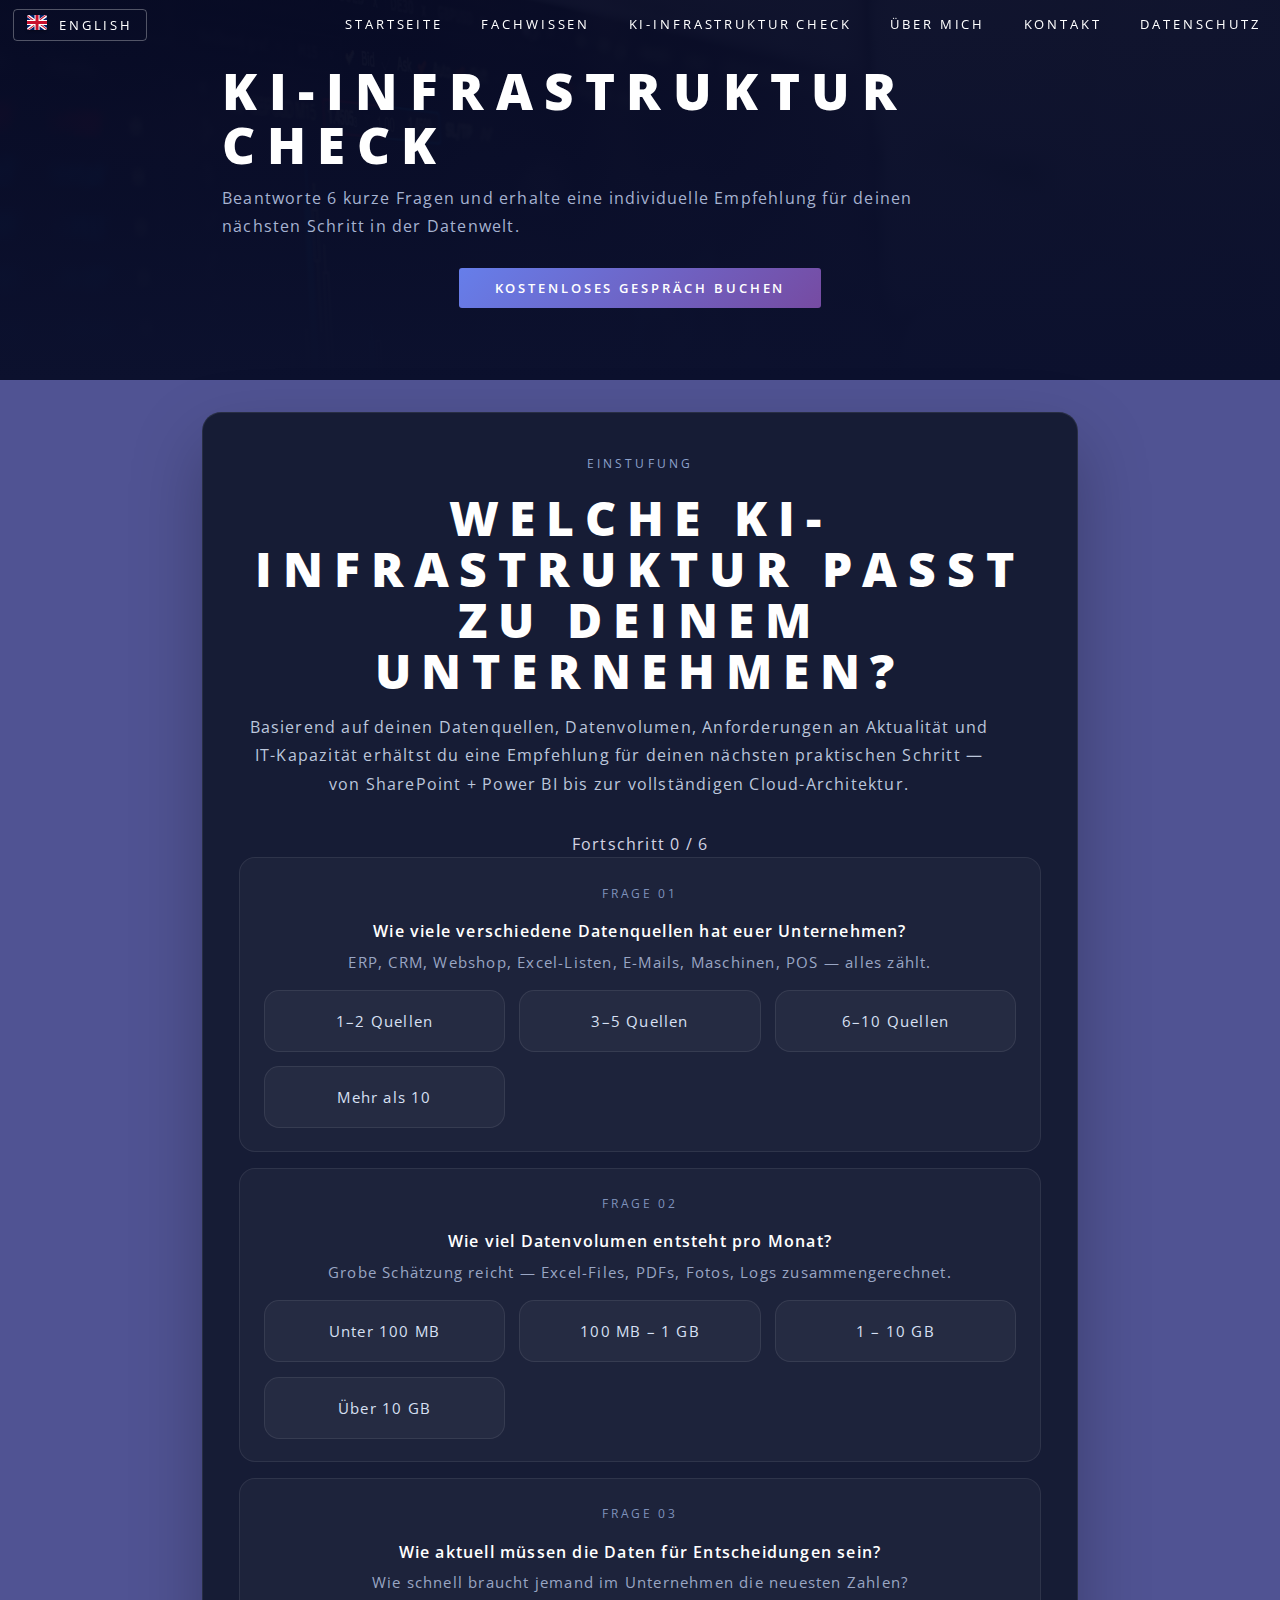
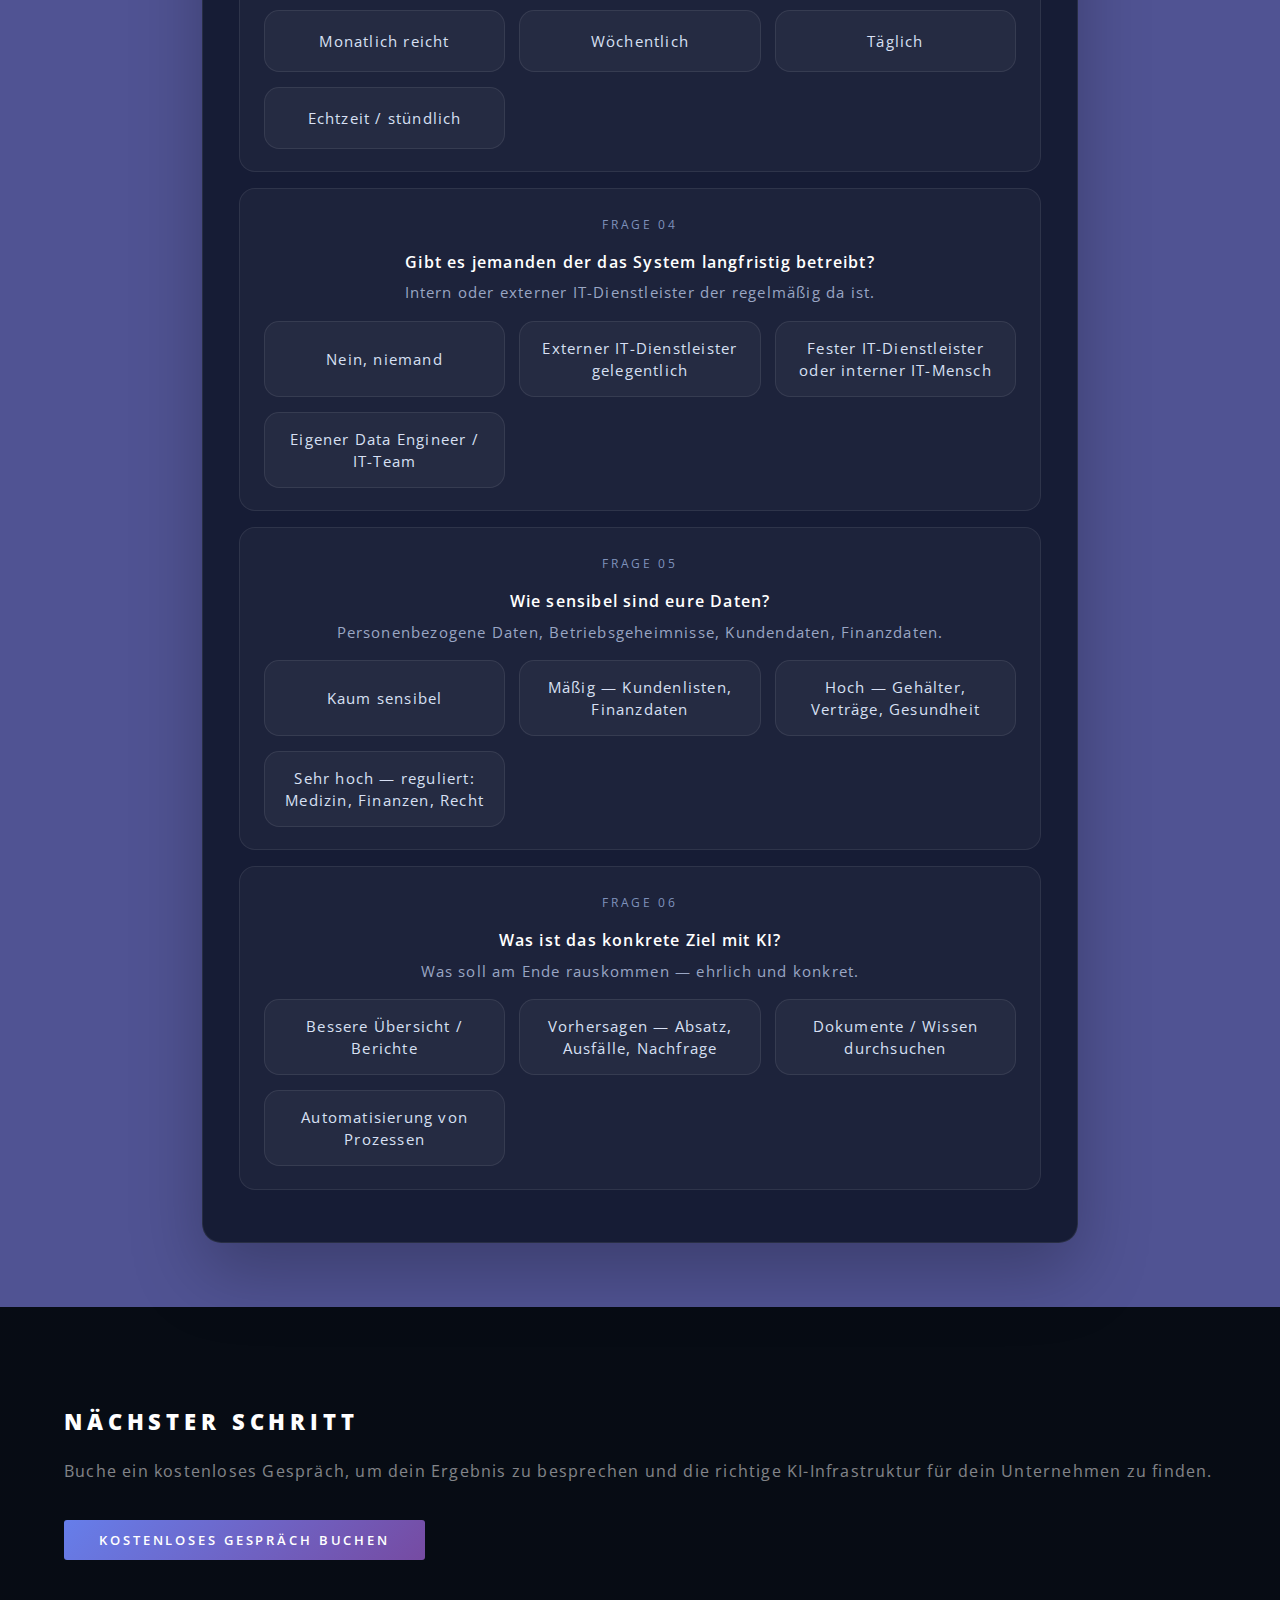
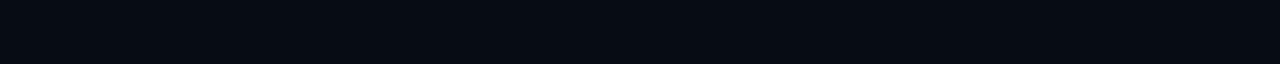
<file: ai-infrastructure-check.html>
<!DOCTYPE html>
<html lang="de">
  <head>
    <meta charset="utf-8" />
    <title>KI-Infrastruktur Check — Luitwin Mallmann Data Science</title>
    <meta name="viewport" content="width=device-width, initial-scale=1, user-scalable=no" />
    <link rel="icon" type="image/png" href="images/favicon.png" />
    <link rel="stylesheet" href="assets/css/main.css" />
    <link rel="stylesheet" href="assets/css/custom.css" />
    <noscript><link rel="stylesheet" href="assets/css/noscript.css" /></noscript>
    <style>
      body {
        background: #09101b;
        color: #f5f7fb;
      }

      #quiz-banner {
        padding: 4rem 0 2rem;
        background: linear-gradient(180deg, rgba(7, 11, 38, 0.95), rgba(12, 17, 46, 1));
      }

      #quiz-banner .inner {
        max-width: 900px;
        margin: 0 auto;
        padding: 0 2rem;
      }

      #quiz-banner h1 {
        margin-bottom: 0.75rem;
        font-size: clamp(2.4rem, 4vw, 3.6rem);
        line-height: 1.05;
        color: #ffffff;
      }

      #quiz-banner p {
        max-width: 720px;
        color: #a6b3d1;
        font-size: 1rem;
        line-height: 1.8;
        margin-bottom: 1.7rem;
      }

      #quiz-banner .actions {
        margin-bottom: 2rem;
      }

      #quiz-section {
        padding: 2rem 0 4rem;
      }

      .quiz-container {
        max-width: 940px;
        margin: 0 auto;
        padding: 0 2rem;
      }

      .quiz-card {
        padding: 2.25rem;
        border-radius: 1.2rem;
        background: rgba(17, 24, 44, 0.92);
        border: 1px solid rgba(255, 255, 255, 0.08);
        box-shadow: 0 30px 70px rgba(0, 0, 0, 0.25);
      }

      .quiz-intro {
        margin-bottom: 2rem;
      }

      .quiz-intro .subtitle {
        display: inline-block;
        margin-bottom: 1rem;
        color: #8da2cc;
        text-transform: uppercase;
        letter-spacing: 0.25em;
        font-size: 0.78rem;
      }

      .quiz-intro h2 {
        font-size: clamp(2rem, 4vw, 3rem);
        margin-bottom: 1rem;
        line-height: 1.06;
      }

      .quiz-intro p {
        max-width: 760px;
        color: #bcc7dc;
        font-size: 1rem;
        line-height: 1.8;
      }

      .q-block {
        margin-bottom: 1rem;
        padding: 1.4rem 1.5rem;
        border-radius: 1rem;
        background: rgba(255, 255, 255, 0.03);
        border: 1px solid rgba(255, 255, 255, 0.08);
      }

      .q-number {
        font-size: 0.78rem;
        letter-spacing: 0.22em;
        text-transform: uppercase;
        color: #7f92bb;
        margin-bottom: 0.8rem;
      }

      .q-text {
        font-size: 1rem;
        color: #fff;
        font-weight: 600;
        margin-bottom: 0.45rem;
        line-height: 1.4;
      }

      .q-hint {
        margin-bottom: 1rem;
        color: #9aa6c4;
        font-size: 0.95rem;
        line-height: 1.6;
      }

      .opts {
        display: grid;
        grid-template-columns: repeat(auto-fit, minmax(200px, 1fr));
        gap: 0.9rem;
      }

      .opt {
        padding: 0.95rem 1.1rem;
        background: rgba(255, 255, 255, 0.04);
        border: 1px solid rgba(255, 255, 255, 0.08);
        border-radius: 0.95rem;
        color: #d8e0f4;
        font-size: 0.95rem;
        line-height: 1.45;
        cursor: pointer;
        transition: transform 0.15s ease, border-color 0.15s ease, background 0.15s ease;
        min-height: 62px;
        display: inline-flex;
        align-items: center;
        justify-content: center;
        text-align: center;
      }

      .opt:hover {
        transform: translateY(-1px);
        border-color: rgba(52, 104, 255, 0.35);
        background: rgba(52, 104, 255, 0.12);
        color: #fff;
      }

      .opt.sel {
        background: rgba(52, 104, 255, 0.24);
        border-color: rgba(52, 104, 255, 0.65);
        color: #fff;
      }

      .result {
        display: none;
        margin-top: 1.5rem;
      }

      .result.show {
        display: block;
      }

      .result-panel {
        border-radius: 1rem;
        overflow: hidden;
        border: 1px solid rgba(255, 255, 255, 0.08);
        background: rgba(255, 255, 255, 0.035);
      }

      .result-header {
        padding: 1.6rem 1.6rem 1.4rem;
        background: rgba(19, 28, 55, 0.98);
        border-bottom: 1px solid rgba(255, 255, 255, 0.08);
      }

      .result-label {
        text-transform: uppercase;
        letter-spacing: 0.22em;
        font-size: 0.78rem;
        color: #5a80d2;
        margin-bottom: 0.8rem;
      }

      .result-title {
        font-size: 1.85rem;
        line-height: 1.1;
        color: #fff;
      }

      .result-body,
      .result-scores,
      .result-tags,
      .result-cta {
        padding: 1.4rem 1.6rem;
      }

      .result-body {
        color: #bbc5da;
        border-bottom: 1px solid rgba(255, 255, 255, 0.08);
      }

      .score-label {
        text-transform: uppercase;
        letter-spacing: 0.2em;
        font-size: 0.78rem;
        margin-bottom: 1rem;
        color: #8a9cc0;
      }

      .score-row {
        display: flex;
        gap: 0.9rem;
        align-items: center;
        margin-bottom: 0.85rem;
      }

      .score-name {
        min-width: 130px;
        color: #d3daf0;
        font-size: 0.95rem;
      }

      .score-bar-wrap {
        flex: 1;
        height: 10px;
        background: rgba(255, 255, 255, 0.08);
        border-radius: 999px;
        overflow: hidden;
      }

      .score-bar {
        height: 100%;
        border-radius: 999px;
        transition: width 0.6s cubic-bezier(.4,0,.2,1);
      }

      .score-val {
        min-width: 58px;
        text-align: right;
        color: #a1b0d5;
        font-size: 0.85rem;
      }

      .result-tags {
        gap: 0.75rem;
        display: flex;
        flex-wrap: wrap;
        border-bottom: 1px solid rgba(255, 255, 255, 0.08);
      }

      .tag {
        padding: 0.65rem 1rem;
        border-radius: 999px;
        border: 1px solid rgba(255, 255, 255, 0.1);
        background: rgba(255, 255, 255, 0.04);
        color: #cad4ef;
        font-size: 0.86rem;
      }

      .result-cta {
        display: flex;
        align-items: center;
        justify-content: space-between;
        flex-wrap: wrap;
        gap: 1rem;
      }

      .cta-text {
        color: #c7d0ea;
        max-width: 630px;
        font-size: 0.98rem;
      }

      .cta-text strong {
        color: #fff;
      }

      .cta-btn {
        display: inline-flex;
        align-items: center;
        justify-content: center;
        gap: 0.7rem;
        min-width: 220px;
        padding: 1rem 1.6rem;
        border-radius: 999px;
        background: #1b5fff;
        color: #fff;
        text-decoration: none;
        font-size: 0.95rem;
        font-weight: 700;
        text-transform: uppercase;
        letter-spacing: 0.18em;
      }

      .cta-btn:hover {
        background: #164dc8;
      }

      @media (max-width: 900px) {
        .opts {
          grid-template-columns: 1fr;
        }
      }

      @media (max-width: 700px) {
        .quiz-card {
          padding: 1.5rem;
        }

        .result-cta {
          flex-direction: column;
          align-items: stretch;
        }

        .cta-btn {
          width: 100%;
        }
      }
    </style>
  </head>
  <body class="landing is-preload">
    <div class="top-black-bar"></div>
    <div id="page-wrapper">
      <header id="header" class="alt">
        <a href="ai-infrastructure-check_ENG.html" class="language-switch">
          <img src="images/gb.svg" alt="English" class="flag-icon" />
          English
        </a>
        <nav id="nav">
          <button class="burger-menu-toggle" aria-label="Toggle navigation menu" aria-expanded="false" aria-controls="nav-menu">
            <span class="burger-line"></span>
            <span class="burger-line"></span>
            <span class="burger-line"></span>
          </button>
          <ul id="nav-menu">
            <li><a href="index.html">Startseite</a></li>
            <li><a href="generic.html">Fachwissen</a></li>
            <li><a href="ai-infrastructure-check.html">KI-Infrastruktur Check</a></li>
            <li><a href="https://www.linkedin.com/in/luitwin-mallmann-18b80510b/" target="_blank">Über mich</a></li>
            <li><a href="#contact">Kontakt</a></li>
            <li><a href="privacy_policy.html">Datenschutz</a></li>
          </ul>
        </nav>
      </header>

      <section id="quiz-banner">
        <div class="inner">
          <h1>KI-Infrastruktur Check</h1>
          <p>Beantworte 6 kurze Fragen und erhalte eine individuelle Empfehlung für deinen nächsten Schritt in der Datenwelt.</p>
          <ul class="actions special">
            <li><a class="button primary" href="https://calendly.com/luitwin-mallmann" target="_blank" rel="noopener">Kostenloses Gespräch buchen</a></li>
          </ul>
        </div>
      </section>

      <section id="quiz-section" class="wrapper style3 special">
        <div class="inner quiz-container">
          <div class="quiz-card">
            <div class="quiz-intro">
              <span class="subtitle">Einstufung</span>
              <h2>Welche KI-Infrastruktur passt zu deinem Unternehmen?</h2>
              <p>Basierend auf deinen Datenquellen, Datenvolumen, Anforderungen an Aktualität und IT-Kapazität erhältst du eine Empfehlung für deinen nächsten praktischen Schritt — von SharePoint + Power BI bis zur vollständigen Cloud-Architektur.</p>
            </div>

            <div class="progress-wrap">
              <div class="progress-meta">
                <span class="progress-label">Fortschritt</span>
                <span class="progress-count" id="prog-count">0 / 6</span>
              </div>
              <div class="progress-bar"><div class="progress-fill" id="prog-fill"></div></div>
            </div>

            <div class="q-block" id="qb0">
              <div class="q-number">Frage 01</div>
              <div class="q-text">Wie viele verschiedene Datenquellen hat euer Unternehmen?</div>
              <div class="q-hint">ERP, CRM, Webshop, Excel-Listen, E-Mails, Maschinen, POS — alles zählt.</div>
              <div class="opts" data-q="0">
                <span class="opt" data-v="0">1–2 Quellen</span>
                <span class="opt" data-v="1">3–5 Quellen</span>
                <span class="opt" data-v="2">6–10 Quellen</span>
                <span class="opt" data-v="3">Mehr als 10</span>
              </div>
            </div>

            <div class="q-block" id="qb1">
              <div class="q-number">Frage 02</div>
              <div class="q-text">Wie viel Datenvolumen entsteht pro Monat?</div>
              <div class="q-hint">Grobe Schätzung reicht — Excel-Files, PDFs, Fotos, Logs zusammengerechnet.</div>
              <div class="opts" data-q="1">
                <span class="opt" data-v="0">Unter 100 MB</span>
                <span class="opt" data-v="1">100 MB – 1 GB</span>
                <span class="opt" data-v="2">1 – 10 GB</span>
                <span class="opt" data-v="3">Über 10 GB</span>
              </div>
            </div>

            <div class="q-block" id="qb2">
              <div class="q-number">Frage 03</div>
              <div class="q-text">Wie aktuell müssen die Daten für Entscheidungen sein?</div>
              <div class="q-hint">Wie schnell braucht jemand im Unternehmen die neuesten Zahlen?</div>
              <div class="opts" data-q="2">
                <span class="opt" data-v="0">Monatlich reicht</span>
                <span class="opt" data-v="1">Wöchentlich</span>
                <span class="opt" data-v="2">Täglich</span>
                <span class="opt" data-v="3">Echtzeit / stündlich</span>
              </div>
            </div>

            <div class="q-block" id="qb3">
              <div class="q-number">Frage 04</div>
              <div class="q-text">Gibt es jemanden der das System langfristig betreibt?</div>
              <div class="q-hint">Intern oder externer IT-Dienstleister der regelmäßig da ist.</div>
              <div class="opts" data-q="3">
                <span class="opt" data-v="0">Nein, niemand</span>
                <span class="opt" data-v="1">Externer IT-Dienstleister gelegentlich</span>
                <span class="opt" data-v="2">Fester IT-Dienstleister oder interner IT-Mensch</span>
                <span class="opt" data-v="3">Eigener Data Engineer / IT-Team</span>
              </div>
            </div>

            <div class="q-block" id="qb4">
              <div class="q-number">Frage 05</div>
              <div class="q-text">Wie sensibel sind eure Daten?</div>
              <div class="q-hint">Personenbezogene Daten, Betriebsgeheimnisse, Kundendaten, Finanzdaten.</div>
              <div class="opts" data-q="4">
                <span class="opt" data-v="0">Kaum sensibel</span>
                <span class="opt" data-v="1">Mäßig — Kundenlisten, Finanzdaten</span>
                <span class="opt" data-v="2">Hoch — Gehälter, Verträge, Gesundheit</span>
                <span class="opt" data-v="3">Sehr hoch — reguliert: Medizin, Finanzen, Recht</span>
              </div>
            </div>

            <div class="q-block" id="qb5">
              <div class="q-number">Frage 06</div>
              <div class="q-text">Was ist das konkrete Ziel mit KI?</div>
              <div class="q-hint">Was soll am Ende rauskommen — ehrlich und konkret.</div>
              <div class="opts" data-q="5">
                <span class="opt" data-v="0">Bessere Übersicht / Berichte</span>
                <span class="opt" data-v="1">Vorhersagen — Absatz, Ausfälle, Nachfrage</span>
                <span class="opt" data-v="2">Dokumente / Wissen durchsuchen</span>
                <span class="opt" data-v="3">Automatisierung von Prozessen</span>
              </div>
            </div>

            <div class="result" id="result"></div>
          </div>
        </div>
      </section>

      <section id="contact" class="wrapper style4">
        <div class="inner">
          <header>
            <h2>Nächster Schritt</h2>
            <p>Buche ein kostenloses Gespräch, um dein Ergebnis zu besprechen und die richtige KI-Infrastruktur für dein Unternehmen zu finden.</p>
          </header>
          <ul class="actions stacked">
            <li><a href="https://calendly.com/luitwin-mallmann" class="button primary" target="_blank" rel="noopener">Kostenloses Gespräch buchen</a></li>
          </ul>
        </div>
      </section>
    </div>

    <script>
      const CALENDLY = 'https://calendly.com/luitwin-mallmann';

      const answers = [null, null, null, null, null, null];

      const qLabels = ['Datenquellen', 'Volumen', 'Aktualität', 'IT-Kapazität', 'Sensibilität', 'KI-Ziel'];
      const scoreLabels = [
        ['Minimal', 'Niedrig', 'Mittel', 'Hoch'],
        ['Minimal', 'Niedrig', 'Mittel', 'Hoch'],
        ['Monatlich', 'Wöchentlich', 'Täglich', 'Echtzeit'],
        ['Niemand', 'Gelegentlich', 'Fest', 'Intern'],
        ['Kaum', 'Mäßig', 'Hoch', 'Sehr hoch'],
        ['Berichte', 'Prognosen', 'Wissen', 'Automation']
      ];

      const recs = [
        {
          min: 0,
          max: 4,
          accent: '#60d098',
          tagStyle: 'color:#60d098;border-color:rgba(96,208,152,0.3)',
          label: 'Empfehlung',
          title: 'SharePoint + Power BI',
          body: 'Euer Unternehmen steht am Anfang der Digitalisierung — das ist der richtige Moment für einen soliden ersten Schritt. SharePoint ist in fast jeder M365-Lizenz bereits enthalten und löst das eigentliche Problem: eine einzige Quelle der Wahrheit, keine drei verschiedenen Excel-Versionen mehr. Power BI verbindet sich direkt und liefert erste Dashboards ohne Datenbank. Kein Overkill, kein System das niemand betreibt.',
          tags: ['SharePoint', 'OneDrive', 'Power BI', 'M365', 'Kein Data Engineer nötig'],
          ctaText: 'In einem kostenlosen Gespräch zeige ich euch wie ihr in 2 Wochen eine funktionierende Datenbasis habt.',
          barColor: '#60d098'
        },
        {
          min: 5,
          max: 9,
          accent: '#60a8f0',
          tagStyle: 'color:#60a8f0;border-color:rgba(96,168,240,0.3)',
          label: 'Empfehlung',
          title: 'Azure SQL + dbt + Power BI',
          body: 'Ihr seid bereit für eine echte Datenbankstruktur. Azure SQL ist managed, DSGVO-konform auf EU-Servern und skaliert problemlos mit. dbt ermöglicht es, Datentransformationen als versionierten SQL-Code zu schreiben — nachvollziehbar, wartbar, kein verstecktes Excel-Wissen mehr. Power BI als Reporting-Layer obendrauf. Erste automatische Pipelines mit Power Automate oder einem einfachen Python-Script.',
          tags: ['Azure SQL', 'dbt Core', 'Power BI', 'Power Automate', 'DSGVO-konform'],
          ctaText: 'Ich zeige euch wie das konkret für euren Stack aussieht — in einem kostenlosen Erstgespräch.',
          barColor: '#60a8f0'
        },
        {
          min: 10,
          max: 14,
          accent: '#a888f0',
          tagStyle: 'color:#a888f0;border-color:rgba(168,136,240,0.3)',
          label: 'Empfehlung',
          title: 'Azure Data Lake + dbt + ADF',
          body: 'Ihr habt mehrere Datenquellen, nennenswerte Datenmenge und wahrscheinlich schon einen IT-Partner. Hier lohnt sich ein richtiges Datenfundament: Azure Data Lake Gen2 als Storage, dbt für die Transformation, Azure Data Factory für automatisierte Pipelines. Power BI als Reporting-Layer. Diese Architektur macht analytische KI — Absatzprognose, Anomalieerkennung, Predictive Maintenance — in wenigen Monaten möglich.',
          tags: ['Azure Data Lake Gen2', 'dbt', 'Azure Data Factory', 'Power BI', 'Medallion-Architektur'],
          ctaText: 'Gemeinsam entwickeln wir eine Architektur die zu eurer Größe und eurem Budget passt.',
          barColor: '#a888f0'
        },
        {
          min: 15,
          max: 99,
          accent: '#f0a830',
          tagStyle: 'color:#f0a830;border-color:rgba(240,168,48,0.3)',
          label: 'Empfehlung',
          title: 'Vollständige Cloud-Architektur',
          body: 'Euer Unternehmen hat komplexe Anforderungen: viele Quellen, hohes Volumen, Echtzeit-Bedarf oder stark regulierte Daten. Hier braucht es eine durchdachte Architektur — Azure Synapse oder Databricks als Plattform, Azure Data Factory für Ingestion, ein starkes IAM- und Datenschutzkonzept von Anfang an. Das ist der Punkt wo ein erfahrener Begleiter den Unterschied zwischen einem erfolgreichen Projekt und einem gescheiterten macht.',
          tags: ['Azure Synapse / Databricks', 'ADF', 'IAM & Governance', 'DSGVO-Konzept', 'Strategische Begleitung'],
          ctaText: 'Das ist genau die Art von Projekt bei dem ich begleite — von der Architektur bis zur ersten produktiven KI.',
          barColor: '#f0a830'
        }
      ];

      document.querySelectorAll('.opts').forEach(group => {
        group.querySelectorAll('.opt').forEach(btn => {
          btn.addEventListener('click', () => {
            const q = parseInt(group.dataset.q, 10);
            group.querySelectorAll('.opt').forEach(b => b.classList.remove('sel'));
            btn.classList.add('sel');
            answers[q] = parseInt(btn.dataset.v, 10);
            document.getElementById('qb' + q).classList.add('answered');
            updateProgress();
            const done = answers.filter(a => a !== null).length;
            if (done === 6) {
              setTimeout(showResult, 300);
            }
          });
        });
      });

      function updateProgress() {
        const done = answers.filter(a => a !== null).length;
        document.getElementById('prog-fill').style.width = done / 6 * 100 + '%';
        document.getElementById('prog-count').textContent = done + ' / 6';
      }

      function showResult() {
        const score = answers.reduce((s, v) => s + v, 0);
        const rec = recs.find(r => score >= r.min && score <= r.max) || recs[recs.length - 1];
        const el = document.getElementById('result');

        const tagsHtml = rec.tags.map(t => `<span class="tag" style="${rec.tagStyle}">${t}</span>`).join('');

        const barsHtml = answers.map((v, i) => `
          <div class="score-row">
            <span class="score-name">${qLabels[i]}</span>
            <div class="score-bar-wrap">
              <div class="score-bar" style="width:${Math.round(v / 3 * 100)}%; background:${rec.barColor}"></div>
            </div>
            <span class="score-val">${scoreLabels[i][v]}</span>
          </div>
        `).join('');

        el.innerHTML = `
          <div class="result-panel">
            <div class="result-header">
              <div class="result-label">${rec.label}</div>
              <div class="result-title">${rec.title}</div>
            </div>
            <div class="result-body">${rec.body}</div>
            <div class="result-scores">
              <div class="score-label">Euer Profil</div>
              ${barsHtml}
            </div>
            <div class="result-tags">${tagsHtml}</div>
            <div class="result-cta">
              <p class="cta-text"><strong>Nächster Schritt:</strong> ${rec.ctaText}</p>
              <a class="cta-btn" href="${CALENDLY}" target="_blank" rel="noopener">Kostenloses Gespräch buchen<span class="cta-arrow">→</span></a>
            </div>
          </div>
        `;

        el.classList.add('show');
        setTimeout(() => el.scrollIntoView({ behavior: 'smooth', block: 'nearest' }), 100);
      }
    </script>
  </body>
</html>
</file>
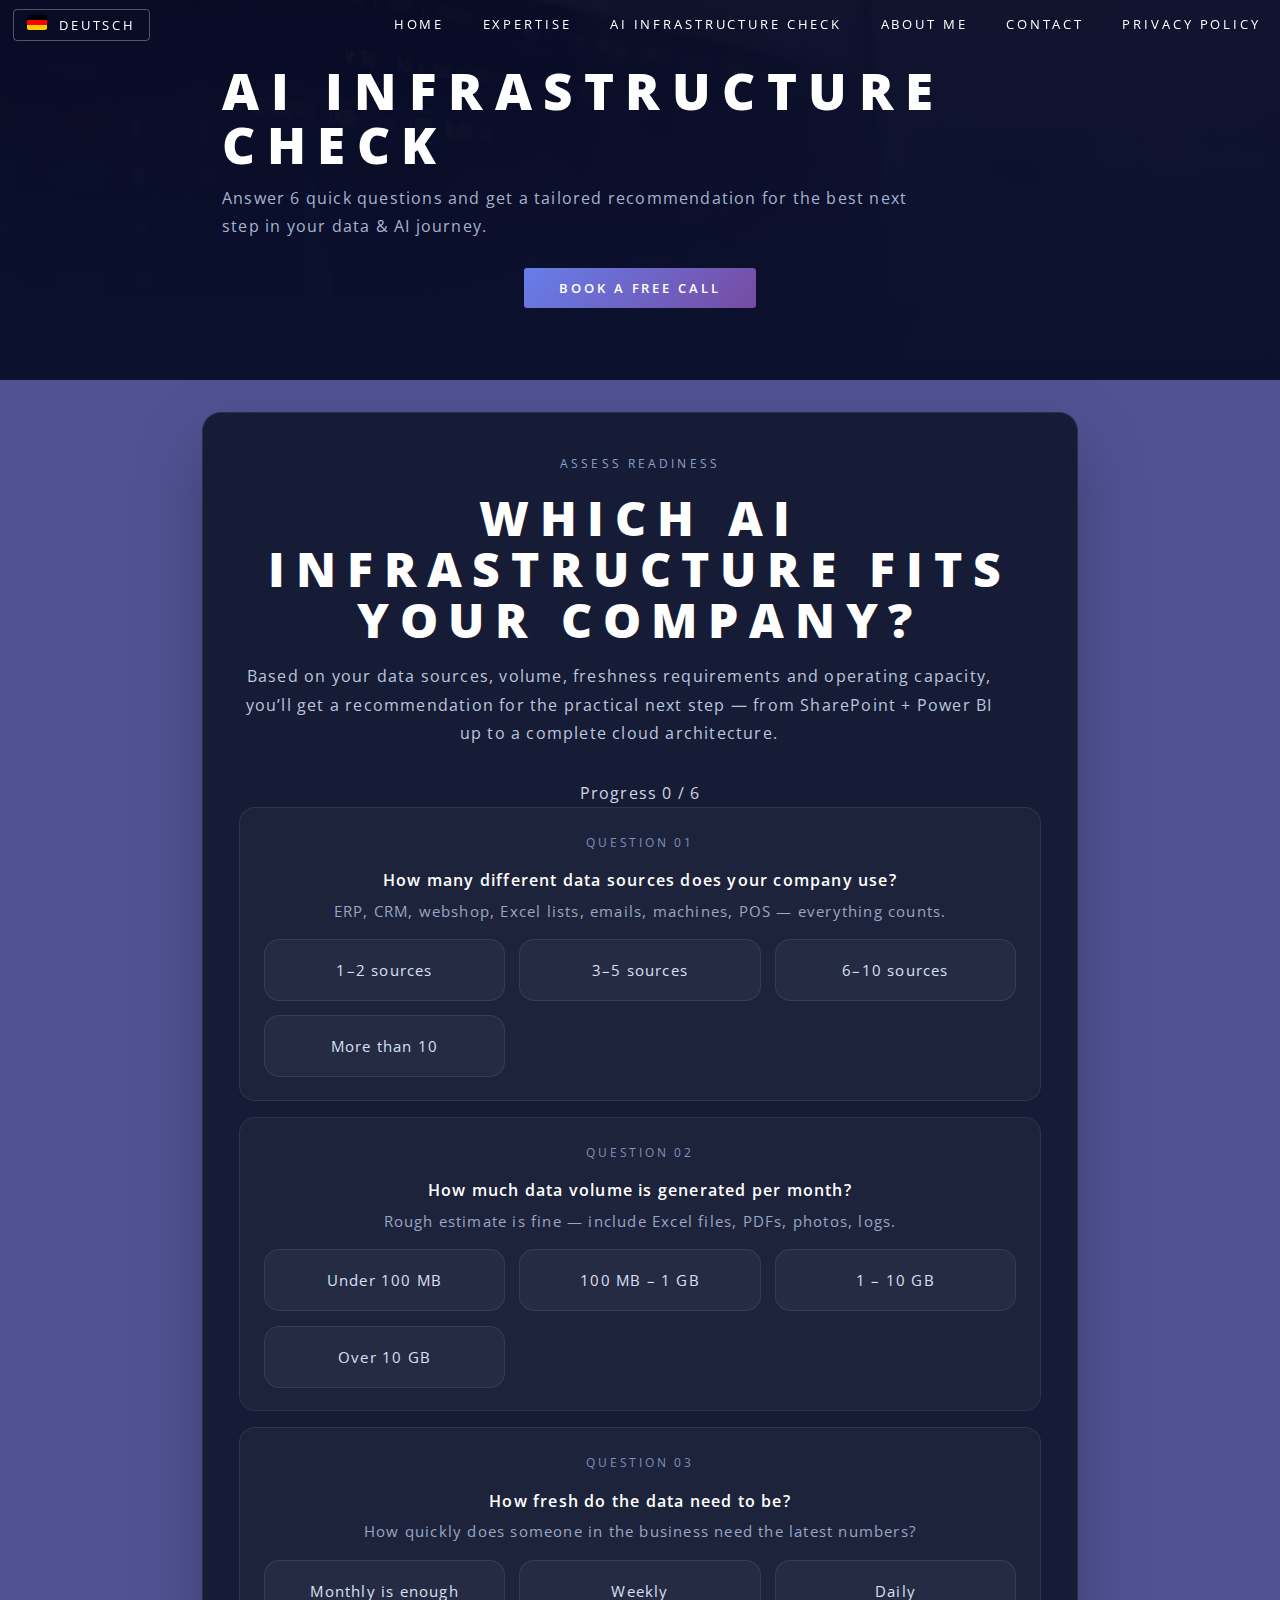
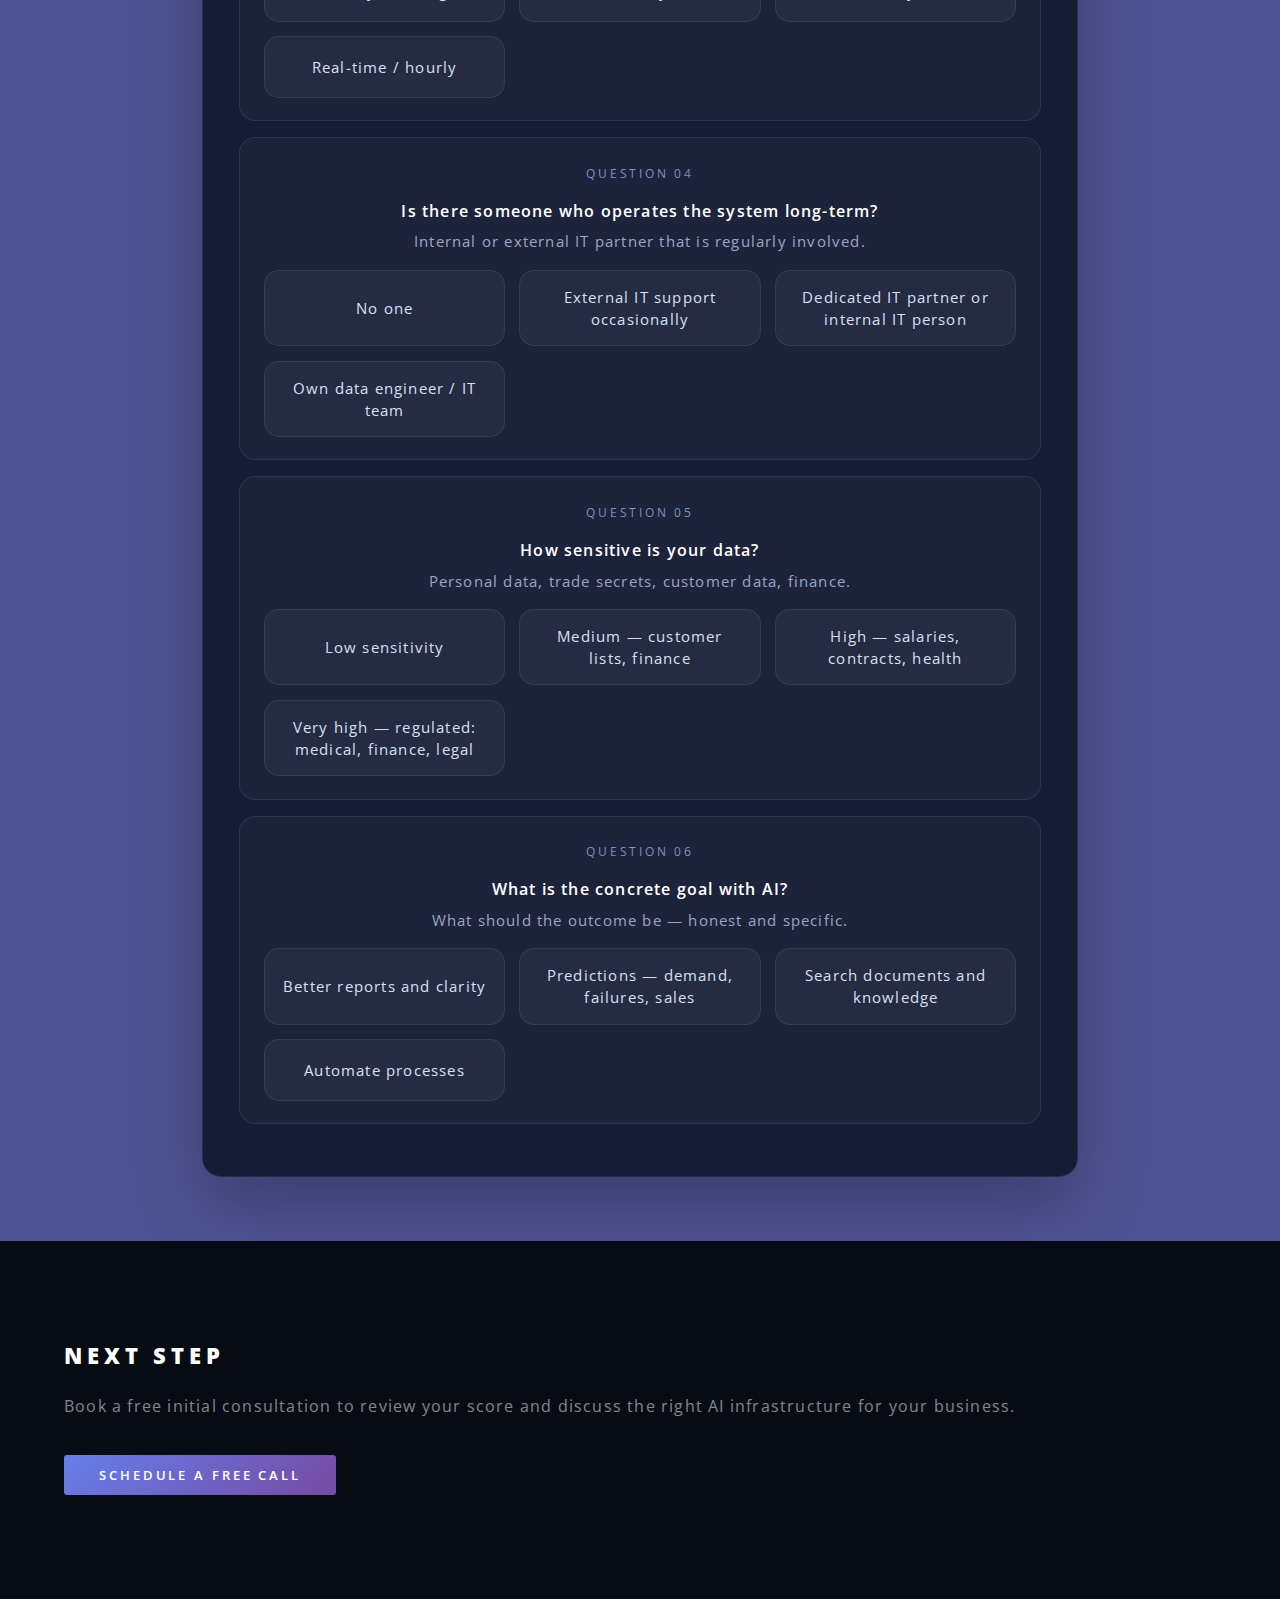
<file: ai-infrastructure-check_ENG.html>
<!DOCTYPE html>
<html lang="en">
  <head>
    <meta charset="utf-8" />
    <title>AI Infrastructure Check — Luitwin Mallmann Data Science</title>
    <meta name="viewport" content="width=device-width, initial-scale=1, user-scalable=no" />
    <link rel="icon" type="image/png" href="images/favicon.png" />
    <link rel="stylesheet" href="assets/css/main.css" />
    <link rel="stylesheet" href="assets/css/custom.css" />
    <noscript><link rel="stylesheet" href="assets/css/noscript.css" /></noscript>
    <style>
      body {
        background: #09101b;
        color: #f5f7fb;
      }

      #quiz-banner {
        padding: 4rem 0 2rem;
        background: linear-gradient(180deg, rgba(7, 11, 38, 0.95), rgba(12, 17, 46, 1));
      }

      #quiz-banner .inner {
        max-width: 900px;
        margin: 0 auto;
        padding: 0 2rem;
      }

      #quiz-banner h1 {
        margin-bottom: 0.75rem;
        font-size: clamp(2.4rem, 4vw, 3.6rem);
        line-height: 1.05;
        color: #ffffff;
      }

      #quiz-banner p {
        max-width: 720px;
        color: #a6b3d1;
        font-size: 1rem;
        line-height: 1.8;
        margin-bottom: 1.7rem;
      }

      #quiz-banner .actions {
        margin-bottom: 2rem;
      }

      #quiz-section {
        padding: 2rem 0 4rem;
      }

      .quiz-container {
        max-width: 940px;
        margin: 0 auto;
        padding: 0 2rem;
      }

      .quiz-card {
        padding: 2.25rem;
        border-radius: 1.2rem;
        background: rgba(17, 24, 44, 0.92);
        border: 1px solid rgba(255, 255, 255, 0.08);
        box-shadow: 0 30px 70px rgba(0, 0, 0, 0.25);
      }

      .quiz-intro {
        margin-bottom: 2rem;
      }

      .quiz-intro .subtitle {
        display: inline-block;
        margin-bottom: 1rem;
        color: #8da2cc;
        text-transform: uppercase;
        letter-spacing: 0.25em;
        font-size: 0.78rem;
      }

      .quiz-intro h2 {
        font-size: clamp(2rem, 4vw, 3rem);
        margin-bottom: 1rem;
        line-height: 1.06;
      }

      .quiz-intro p {
        max-width: 760px;
        color: #bcc7dc;
        font-size: 1rem;
        line-height: 1.8;
      }

      .q-block {
        margin-bottom: 1rem;
        padding: 1.4rem 1.5rem;
        border-radius: 1rem;
        background: rgba(255, 255, 255, 0.03);
        border: 1px solid rgba(255, 255, 255, 0.08);
      }

      .q-number {
        font-size: 0.78rem;
        letter-spacing: 0.22em;
        text-transform: uppercase;
        color: #7f92bb;
        margin-bottom: 0.8rem;
      }

      .q-text {
        font-size: 1rem;
        color: #fff;
        font-weight: 600;
        margin-bottom: 0.45rem;
        line-height: 1.4;
      }

      .q-hint {
        margin-bottom: 1rem;
        color: #9aa6c4;
        font-size: 0.95rem;
        line-height: 1.6;
      }

      .opts {
        display: grid;
        grid-template-columns: repeat(auto-fit, minmax(200px, 1fr));
        gap: 0.9rem;
      }

      .opt {
        padding: 0.95rem 1.1rem;
        background: rgba(255, 255, 255, 0.04);
        border: 1px solid rgba(255, 255, 255, 0.08);
        border-radius: 0.95rem;
        color: #d8e0f4;
        font-size: 0.95rem;
        line-height: 1.45;
        cursor: pointer;
        transition: transform 0.15s ease, border-color 0.15s ease, background 0.15s ease;
        min-height: 62px;
        display: inline-flex;
        align-items: center;
        justify-content: center;
        text-align: center;
      }

      .opt:hover {
        transform: translateY(-1px);
        border-color: rgba(52, 104, 255, 0.35);
        background: rgba(52, 104, 255, 0.12);
        color: #fff;
      }

      .opt.sel {
        background: rgba(52, 104, 255, 0.24);
        border-color: rgba(52, 104, 255, 0.65);
        color: #fff;
      }

      .result {
        display: none;
        margin-top: 1.5rem;
      }

      .result.show {
        display: block;
      }

      .result-panel {
        border-radius: 1rem;
        overflow: hidden;
        border: 1px solid rgba(255, 255, 255, 0.08);
        background: rgba(255, 255, 255, 0.035);
      }

      .result-header {
        padding: 1.6rem 1.6rem 1.4rem;
        background: rgba(19, 28, 55, 0.98);
        border-bottom: 1px solid rgba(255, 255, 255, 0.08);
      }

      .result-label {
        text-transform: uppercase;
        letter-spacing: 0.22em;
        font-size: 0.78rem;
        color: #5a80d2;
        margin-bottom: 0.8rem;
      }

      .result-title {
        font-size: 1.85rem;
        line-height: 1.1;
        color: #fff;
      }

      .result-body,
      .result-scores,
      .result-tags,
      .result-cta {
        padding: 1.4rem 1.6rem;
      }

      .result-body {
        color: #bbc5da;
        border-bottom: 1px solid rgba(255, 255, 255, 0.08);
      }

      .score-label {
        text-transform: uppercase;
        letter-spacing: 0.2em;
        font-size: 0.78rem;
        margin-bottom: 1rem;
        color: #8a9cc0;
      }

      .score-row {
        display: flex;
        gap: 0.9rem;
        align-items: center;
        margin-bottom: 0.85rem;
      }

      .score-name {
        min-width: 130px;
        color: #d3daf0;
        font-size: 0.95rem;
      }

      .score-bar-wrap {
        flex: 1;
        height: 10px;
        background: rgba(255, 255, 255, 0.08);
        border-radius: 999px;
        overflow: hidden;
      }

      .score-bar {
        height: 100%;
        border-radius: 999px;
        transition: width 0.6s cubic-bezier(.4,0,.2,1);
      }

      .score-val {
        min-width: 58px;
        text-align: right;
        color: #a1b0d5;
        font-size: 0.85rem;
      }

      .result-tags {
        gap: 0.75rem;
        display: flex;
        flex-wrap: wrap;
        border-bottom: 1px solid rgba(255, 255, 255, 0.08);
      }

      .tag {
        padding: 0.65rem 1rem;
        border-radius: 999px;
        border: 1px solid rgba(255, 255, 255, 0.1);
        background: rgba(255, 255, 255, 0.04);
        color: #cad4ef;
        font-size: 0.86rem;
      }

      .result-cta {
        display: flex;
        align-items: center;
        justify-content: space-between;
        flex-wrap: wrap;
        gap: 1rem;
      }

      .cta-text {
        color: #c7d0ea;
        max-width: 630px;
        font-size: 0.98rem;
      }

      .cta-text strong {
        color: #fff;
      }

      .cta-btn {
        display: inline-flex;
        align-items: center;
        justify-content: center;
        gap: 0.7rem;
        min-width: 220px;
        padding: 1rem 1.6rem;
        border-radius: 999px;
        background: #1b5fff;
        color: #fff;
        text-decoration: none;
        font-size: 0.95rem;
        font-weight: 700;
        text-transform: uppercase;
        letter-spacing: 0.18em;
      }

      .cta-btn:hover {
        background: #164dc8;
      }

      @media (max-width: 900px) {
        .opts {
          grid-template-columns: 1fr;
        }
      }

      @media (max-width: 700px) {
        .quiz-card {
          padding: 1.5rem;
        }

        .result-cta {
          flex-direction: column;
          align-items: stretch;
        }

        .cta-btn {
          width: 100%;
        }
      }
    </style>
  </head>
  <body class="landing is-preload">
    <div class="top-black-bar"></div>
    <div id="page-wrapper">
      <header id="header" class="alt">
        <a href="ai-infrastructure-check.html" class="language-switch">
          <img src="images/de.svg" alt="Deutsch" class="flag-icon" />
          Deutsch
        </a>
        <nav id="nav">
          <button class="burger-menu-toggle" aria-label="Toggle navigation menu" aria-expanded="false" aria-controls="nav-menu">
            <span class="burger-line"></span>
            <span class="burger-line"></span>
            <span class="burger-line"></span>
          </button>
          <ul id="nav-menu">
            <li><a href="index_ENG.html">Home</a></li>
            <li><a href="generic_ENG.html">Expertise</a></li>
            <li><a href="ai-infrastructure-check_ENG.html">AI Infrastructure Check</a></li>
            <li><a href="https://www.linkedin.com/in/luitwin-mallmann-18b80510b/" target="_blank">About Me</a></li>
            <li><a href="#contact">Contact</a></li>
            <li><a href="privacy_policy_ENG.html">Privacy Policy</a></li>
          </ul>
        </nav>
      </header>

      <section id="quiz-banner">
        <div class="inner">
          <h1>AI Infrastructure Check</h1>
          <p>Answer 6 quick questions and get a tailored recommendation for the best next step in your data & AI journey.</p>
          <ul class="actions special">
            <li><a class="button primary" href="https://calendly.com/luitwin-mallmann" target="_blank" rel="noopener">Book a free call</a></li>
          </ul>
        </div>
      </section>

      <section id="quiz-section" class="wrapper style3 special">
        <div class="inner quiz-container">
          <div class="quiz-card">
            <div class="quiz-intro">
              <span class="subtitle">Assess readiness</span>
              <h2>Which AI infrastructure fits your company?</h2>
              <p>Based on your data sources, volume, freshness requirements and operating capacity, you’ll get a recommendation for the practical next step — from SharePoint + Power BI up to a complete cloud architecture.</p>
            </div>

            <div class="progress-wrap">
              <div class="progress-meta">
                <span class="progress-label">Progress</span>
                <span class="progress-count" id="prog-count">0 / 6</span>
              </div>
              <div class="progress-bar"><div class="progress-fill" id="prog-fill"></div></div>
            </div>

            <div class="q-block" id="qb0">
              <div class="q-number">Question 01</div>
              <div class="q-text">How many different data sources does your company use?</div>
              <div class="q-hint">ERP, CRM, webshop, Excel lists, emails, machines, POS — everything counts.</div>
              <div class="opts" data-q="0">
                <span class="opt" data-v="0">1–2 sources</span>
                <span class="opt" data-v="1">3–5 sources</span>
                <span class="opt" data-v="2">6–10 sources</span>
                <span class="opt" data-v="3">More than 10</span>
              </div>
            </div>

            <div class="q-block" id="qb1">
              <div class="q-number">Question 02</div>
              <div class="q-text">How much data volume is generated per month?</div>
              <div class="q-hint">Rough estimate is fine — include Excel files, PDFs, photos, logs.</div>
              <div class="opts" data-q="1">
                <span class="opt" data-v="0">Under 100 MB</span>
                <span class="opt" data-v="1">100 MB – 1 GB</span>
                <span class="opt" data-v="2">1 – 10 GB</span>
                <span class="opt" data-v="3">Over 10 GB</span>
              </div>
            </div>

            <div class="q-block" id="qb2">
              <div class="q-number">Question 03</div>
              <div class="q-text">How fresh do the data need to be?</div>
              <div class="q-hint">How quickly does someone in the business need the latest numbers?</div>
              <div class="opts" data-q="2">
                <span class="opt" data-v="0">Monthly is enough</span>
                <span class="opt" data-v="1">Weekly</span>
                <span class="opt" data-v="2">Daily</span>
                <span class="opt" data-v="3">Real-time / hourly</span>
              </div>
            </div>

            <div class="q-block" id="qb3">
              <div class="q-number">Question 04</div>
              <div class="q-text">Is there someone who operates the system long-term?</div>
              <div class="q-hint">Internal or external IT partner that is regularly involved.</div>
              <div class="opts" data-q="3">
                <span class="opt" data-v="0">No one</span>
                <span class="opt" data-v="1">External IT support occasionally</span>
                <span class="opt" data-v="2">Dedicated IT partner or internal IT person</span>
                <span class="opt" data-v="3">Own data engineer / IT team</span>
              </div>
            </div>

            <div class="q-block" id="qb4">
              <div class="q-number">Question 05</div>
              <div class="q-text">How sensitive is your data?</div>
              <div class="q-hint">Personal data, trade secrets, customer data, finance.</div>
              <div class="opts" data-q="4">
                <span class="opt" data-v="0">Low sensitivity</span>
                <span class="opt" data-v="1">Medium — customer lists, finance</span>
                <span class="opt" data-v="2">High — salaries, contracts, health</span>
                <span class="opt" data-v="3">Very high — regulated: medical, finance, legal</span>
              </div>
            </div>

            <div class="q-block" id="qb5">
              <div class="q-number">Question 06</div>
              <div class="q-text">What is the concrete goal with AI?</div>
              <div class="q-hint">What should the outcome be — honest and specific.</div>
              <div class="opts" data-q="5">
                <span class="opt" data-v="0">Better reports and clarity</span>
                <span class="opt" data-v="1">Predictions — demand, failures, sales</span>
                <span class="opt" data-v="2">Search documents and knowledge</span>
                <span class="opt" data-v="3">Automate processes</span>
              </div>
            </div>

            <div class="result" id="result"></div>
          </div>
        </div>
      </section>

      <section id="contact" class="wrapper style4">
        <div class="inner">
          <header>
            <h2>Next step</h2>
            <p>Book a free initial consultation to review your score and discuss the right AI infrastructure for your business.</p>
          </header>
          <ul class="actions stacked">
            <li><a href="https://calendly.com/luitwin-mallmann" class="button primary" target="_blank" rel="noopener">Schedule a free call</a></li>
          </ul>
        </div>
      </section>
    </div>

    <script>
      const CALENDLY = 'https://calendly.com/luitwin-mallmann';

      const answers = [null, null, null, null, null, null];

      const qLabels = ['Data sources', 'Volume', 'Freshness', 'IT capacity', 'Sensitivity', 'AI goal'];
      const scoreLabels = [
        ['Minimal', 'Low', 'Medium', 'High'],
        ['Minimal', 'Low', 'Medium', 'High'],
        ['Monthly', 'Weekly', 'Daily', 'Real-time'],
        ['None', 'Occasional', 'Dedicated', 'Internal'],
        ['Low', 'Medium', 'High', 'Very high'],
        ['Reports', 'Predictions', 'Knowledge', 'Automation']
      ];

      const recs = [
        {
          min: 0,
          max: 4,
          accent: '#60d098',
          tagStyle: 'color:#60d098;border-color:rgba(96,208,152,0.3)',
          label: 'Recommendation',
          title: 'SharePoint + Power BI',
          body: 'Your company is at the beginning of digital maturity. This is the right moment for a practical first step. SharePoint is often already included in M365 licenses and creates a single source of truth. Power BI connects directly and delivers first dashboards without a database. No overkill, no system nobody operates.',
          tags: ['SharePoint', 'OneDrive', 'Power BI', 'M365', 'No data engineer needed'],
          ctaText: 'In a free call, I’ll show you how to build a working data foundation in 2 weeks.',
          barColor: '#60d098'
        },
        {
          min: 5,
          max: 9,
          accent: '#60a8f0',
          tagStyle: 'color:#60a8f0;border-color:rgba(96,168,240,0.3)',
          label: 'Recommendation',
          title: 'Azure SQL + dbt + Power BI',
          body: 'You are ready for a real database layer. Azure SQL is managed, GDPR-compatible on EU servers, and scales easily. dbt enables versioned SQL transformations that are maintainable and transparent. Power BI serves as the reporting layer. Simple automation can follow with Power Automate or a Python script.',
          tags: ['Azure SQL', 'dbt Core', 'Power BI', 'Power Automate', 'GDPR-ready'],
          ctaText: 'I’ll show you how this maps to your stack in a free discovery call.',
          barColor: '#60a8f0'
        },
        {
          min: 10,
          max: 14,
          accent: '#a888f0',
          tagStyle: 'color:#a888f0;border-color:rgba(168,136,240,0.3)',
          label: 'Recommendation',
          title: 'Azure Data Lake + dbt + ADF',
          body: 'You have multiple sources and a significant data volume. This is a good time for a proper data foundation: Azure Data Lake Gen2 for storage, dbt for transformation, and Azure Data Factory for pipelines. Power BI remains the reporting layer. This architecture enables analytical AI like demand forecasting, anomaly detection, and predictive maintenance.',
          tags: ['Azure Data Lake Gen2', 'dbt', 'Azure Data Factory', 'Power BI', 'Medallion architecture'],
          ctaText: 'Let’s build an architecture that fits your size and budget.',
          barColor: '#a888f0'
        },
        {
          min: 15,
          max: 99,
          accent: '#f0a830',
          tagStyle: 'color:#f0a830;border-color:rgba(240,168,48,0.3)',
          label: 'Recommendation',
          title: 'Full Cloud Architecture',
          body: 'Your business has complex needs: many sources, large volume, real-time requirements, or regulated data. You need a thoughtful architecture — Azure Synapse or Databricks for the platform, Azure Data Factory for ingestion, and a strong IAM/privacy concept from day one. This is where an experienced partner makes the difference.',
          tags: ['Azure Synapse / Databricks', 'ADF', 'IAM & Governance', 'GDPR concept', 'Strategic guidance'],
          ctaText: 'This is the kind of project I support — from architecture to first productive AI.',
          barColor: '#f0a830'
        }
      ];

      document.querySelectorAll('.opts').forEach(group => {
        group.querySelectorAll('.opt').forEach(btn => {
          btn.addEventListener('click', () => {
            const q = parseInt(group.dataset.q, 10);
            group.querySelectorAll('.opt').forEach(b => b.classList.remove('sel'));
            btn.classList.add('sel');
            answers[q] = parseInt(btn.dataset.v, 10);
            document.getElementById('qb' + q).classList.add('answered');
            updateProgress();
            const done = answers.filter(a => a !== null).length;
            if (done === 6) {
              setTimeout(showResult, 300);
            }
          });
        });
      });

      function updateProgress() {
        const done = answers.filter(a => a !== null).length;
        document.getElementById('prog-fill').style.width = done / 6 * 100 + '%';
        document.getElementById('prog-count').textContent = done + ' / 6';
      }

      function showResult() {
        const score = answers.reduce((s, v) => s + v, 0);
        const rec = recs.find(r => score >= r.min && score <= r.max) || recs[recs.length - 1];
        const el = document.getElementById('result');

        const tagsHtml = rec.tags.map(t => `<span class="tag" style="${rec.tagStyle}">${t}</span>`).join('');

        const barsHtml = answers.map((v, i) => `
          <div class="score-row">
            <span class="score-name">${qLabels[i]}</span>
            <div class="score-bar-wrap">
              <div class="score-bar" style="width:${Math.round(v / 3 * 100)}%; background:${rec.barColor}"></div>
            </div>
            <span class="score-val">${scoreLabels[i][v]}</span>
          </div>
        `).join('');

        el.innerHTML = `
          <div class="result-panel">
            <div class="result-header">
              <div class="result-label">${rec.label}</div>
              <div class="result-title">${rec.title}</div>
            </div>
            <div class="result-body">${rec.body}</div>
            <div class="result-scores">
              <div class="score-label">Your profile</div>
              ${barsHtml}
            </div>
            <div class="result-tags">${tagsHtml}</div>
            <div class="result-cta">
              <p class="cta-text"><strong>Next step:</strong> ${rec.ctaText}</p>
              <a class="cta-btn" href="${CALENDLY}" target="_blank" rel="noopener">Schedule a free call<span class="cta-arrow">→</span></a>
            </div>
          </div>
        `;

        el.classList.add('show');
        setTimeout(() => el.scrollIntoView({ behavior: 'smooth', block: 'nearest' }), 100);
      }
    </script>
  </body>
</html>
</file>
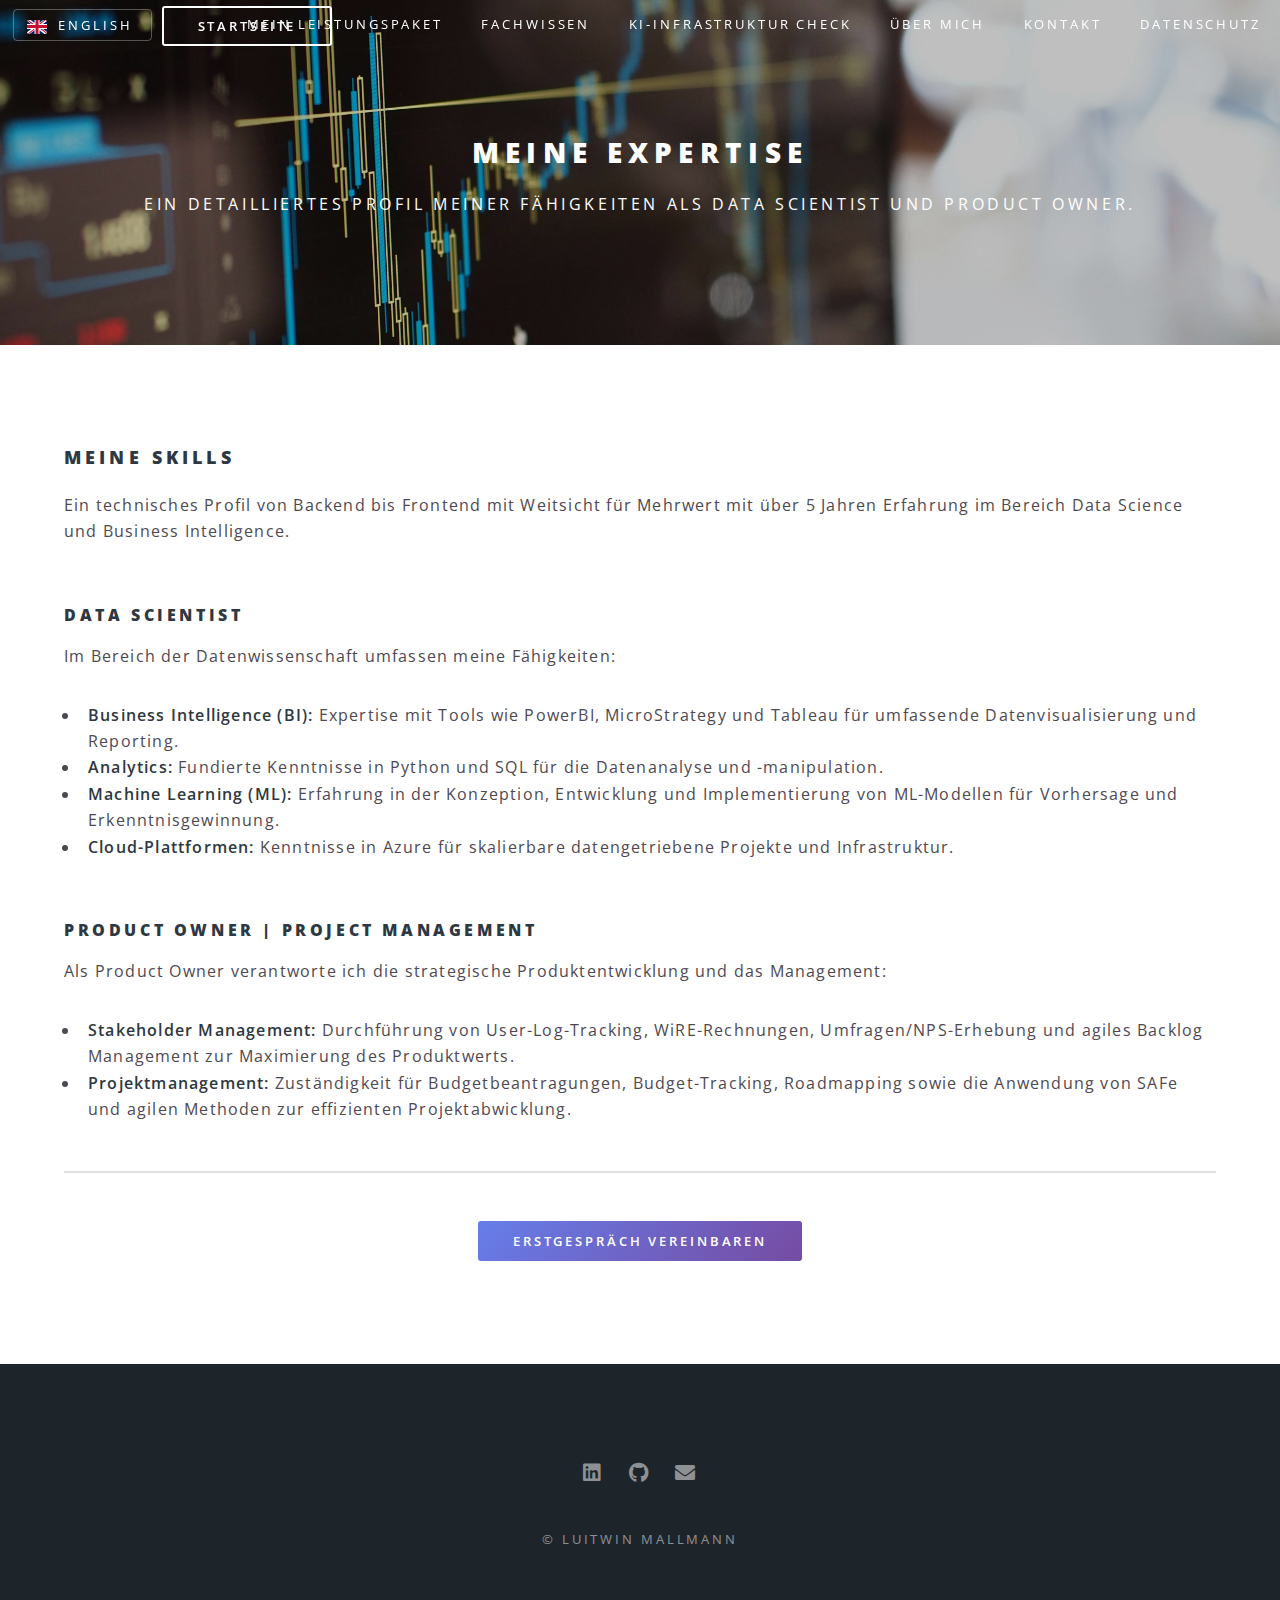
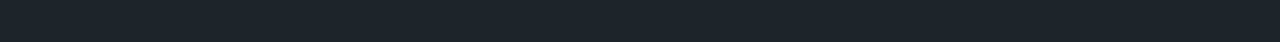
<file: generic.html>
<!DOCTYPE HTML>
<html>
  <head>
    <meta charset="utf-8" />
    <title>Luitwin Mallmann Data Science Frankfurt</title>
    <meta name="viewport" content="width=device-width, initial-scale=1, user-scalable=no" />
    <!-- Favicon -->
    <link rel="icon" type="image/png" href="images/favicon.png">
    <link rel="stylesheet" href="assets/css/main.css" />
    <link rel="stylesheet" href="assets/css/custom.css" />
    <noscript><link rel="stylesheet" href="assets/css/noscript.css" /></noscript>
    <style>
      @media (max-width: 600px) {
        .burger-menu-toggle {
          margin-top: 10px;
          margin-left: 0;
          display: inline-block;
          vertical-align: middle;
        }
        .desktop-only {
          display: none !important;
        }
        .mobile-only {
          display: block !important;
        }
        #header .button.mobile-only {
          margin-bottom: 0;
        }
      }
      .calendly-modal {
        display: none;
        position: fixed;
        z-index: 1000;
        left: 0;
        top: 0;
        width: 100%;
        height: 100%;
        background-color: rgba(0,0,0,0.8);
        animation: fadeIn 0.3s;
      }
      .calendly-modal-content {
        background: #fff;
        margin: 5% auto;
        padding: 20px;
        width: 90%;
        max-width: 900px;
        border-radius: 8px;
        position: relative;
      }
      .close-calendly {
        color: #aaa;
        position: absolute;
        right: 20px;
        top: 10px;
        font-size: 28px;
        font-weight: bold;
        cursor: pointer;
      }
      .close-calendly:hover {
        color: #333;
      }
      @keyframes fadeIn {
        from {opacity: 0;}
        to {opacity: 1;}
      }
      /* Remove any grey background or margin from top elements */
      body, #page-wrapper, header#header.alt {
        background: transparent !important;
        margin-top: 0 !important;
        padding-top: 0 !important;
      }
    </style>
  </head>
  <body class="is-preload">
    <!-- Removed top-black-bar for full photo at top -->
    <div id="page-wrapper">

      <header id="header" class="alt">
        <a href="generic_ENG.html" class="language-switch">
          <img src="images/gb.svg" alt="English" class="flag-icon" style="width:20px;height:14px;vertical-align:middle;margin-right:6px;" />
          English
        </a>
        <a href="index.html" class="button desktop-only" style="margin-left:10px;vertical-align:middle;">Startseite</a>

        <nav id="nav">
          <button
            class="burger-menu-toggle"
            aria-label="Toggle navigation menu"
            aria-expasnded="false"
            aria-controls="nav-menu"
          >
            <span class="burger-line"></span>
            <span class="burger-line"></span>
            <span class="burger-line"></span>
          </button>
          <ul id="nav-menu">
            <li><a href="index.html#Leistungspaket" class="scrolly">Mein Leistungspaket</a></li>
            <li><a href="generic.html">Fachwissen</a></li>
            <li><a href="ai-infrastructure-check.html">KI-Infrastruktur Check</a></li>
            <li><a href="https://www.linkedin.com/in/luitwin-mallmann-18b80510b/" target="_blank">Über mich</a></li>
            <li><a href="index.html#contact" class="scrolly">Kontakt</a></li>
            <li><a href="privacy_policy.html">Datenschutz</a></li>
          </ul>
        </nav>
      </header>

      <article id="main">
        <header>
          <h2>Meine Expertise</h2>
          <p>Ein detailliertes Profil meiner Fähigkeiten als Data Scientist und Product Owner.</p>
        </header>

        <section class="wrapper style5">
          <div class="inner">

            <h3>Meine Skills</h3>
            <p>Ein technisches Profil von Backend bis Frontend mit Weitsicht für Mehrwert mit über 5 Jahren Erfahrung im Bereich Data Science und Business Intelligence.</p>
            
            <br>

            <h4>Data Scientist</h4>
            <p>Im Bereich der Datenwissenschaft umfassen meine Fähigkeiten:</p>
            <ul>
              <li><b>Business Intelligence (BI):</b> Expertise mit Tools wie PowerBI, MicroStrategy und Tableau für umfassende Datenvisualisierung und Reporting.</li>
              <li><b>Analytics:</b> Fundierte Kenntnisse in Python und SQL für die Datenanalyse und -manipulation.</li>
              <li><b>Machine Learning (ML):</b> Erfahrung in der Konzeption, Entwicklung und Implementierung von ML-Modellen für Vorhersage und Erkenntnisgewinnung.</li>
              <li><b>Cloud-Plattformen:</b> Kenntnisse in Azure für skalierbare datengetriebene Projekte und Infrastruktur.</li>
            </ul>

            <br>

            <h4>Product Owner | Project Management</h4>
            <p>Als Product Owner verantworte ich die strategische Produktentwicklung und das Management:</p>
            <ul>
              <li><b>Stakeholder Management:</b> Durchführung von User-Log-Tracking, WiRE-Rechnungen, Umfragen/NPS-Erhebung und agiles Backlog Management zur Maximierung des Produktwerts.</li>
              <li><b>Projektmanagement:</b> Zuständigkeit für Budgetbeantragungen, Budget-Tracking, Roadmapping sowie die Anwendung von SAFe und agilen Methoden zur effizienten Projektabwicklung.</li>
            </ul>

            <hr />
            
            <ul class="actions special" style="margin-top: 3em;">
                <li><a href="#" class="button primary" onclick="openCalendly(); return false;">Erstgespräch vereinbaren</a></li>
            </ul>

          </div>
        </section>
      </article>

      <!-- Calendly Modal -->
      <div id="calendlyModal" class="calendly-modal">
        <div class="calendly-modal-content">
          <span class="close-calendly" onclick="closeCalendly()">&times;</span>
          <div class="calendly-inline-widget" data-url="https://calendly.com/luitwin/30min" style="min-width:320px;height:630px;"></div>
        </div>
      </div>

      <footer id="footer">
        <ul class="icons">
          <li><a href="https://www.linkedin.com/in/luitwin-mallmann-18b80510b/?locale=en_US" class="icon brands fa-linkedin" target="_blank"><span class="label">LinkedIn</span></a></li>
          <li><a href="https://github.com/luttilimburg" class="icon brands fa-github" target="_blank"><span class="label">GitHub</span></a></li>
          <li><a href="mailto:luitwin@hotmail.de" class="icon solid fa-envelope"><span class="label">Email</span></a></li>
        </ul>
        <ul class="copyright">
          <li>&copy; Luitwin Mallmann</li>
        </ul>
      </footer>
    </div>

    <script src="assets/js/jquery.min.js"></script>
    <script src="assets/js/jquery.scrollex.min.js"></script>
    <script src="assets/js/jquery.scrolly.min.js"></script>
    <script src="assets/js/browser.min.js"></script>
    <script src="assets/js/breakpoints.min.js"></script>
    <script src="assets/js/util.js"></script>
    <script src="assets/js/main.js"></script>
    
    <!-- Calendly Integration Script -->
    <script>
      function openCalendly() {
        document.getElementById('calendlyModal').style.display = 'block';
        if (!document.querySelector('script[src="https://assets.calendly.com/assets/external/widget.js"]')) {
          const script = document.createElement('script');
          script.src = 'https://assets.calendly.com/assets/external/widget.js';
          document.body.appendChild(script);
        }
      }
      function closeCalendly() {
        document.getElementById('calendlyModal').style.display = 'none';
      }
      window.onclick = function(event) {
        if (event.target == document.getElementById('calendlyModal')) {
          closeCalendly();
        }
      }
    </script>

    <!-- Burger Menu Toggle Script -->
    <script>
      document.addEventListener('DOMContentLoaded', function () {
        var burgerToggle = document.querySelector('.burger-menu-toggle');
        var navMenu = document.getElementById('nav-menu');
        if (burgerToggle && navMenu) {
          burgerToggle.addEventListener('click', function (e) {
            e.preventDefault();
            navMenu.classList.toggle('open');
          });
          document.addEventListener('click', function (e) {
            if (!navMenu.contains(e.target) && !burgerToggle.contains(e.target)) {
              navMenu.classList.remove('open');
            }
          });
        }
      });
    </script>

  </body>
</html>
</file>
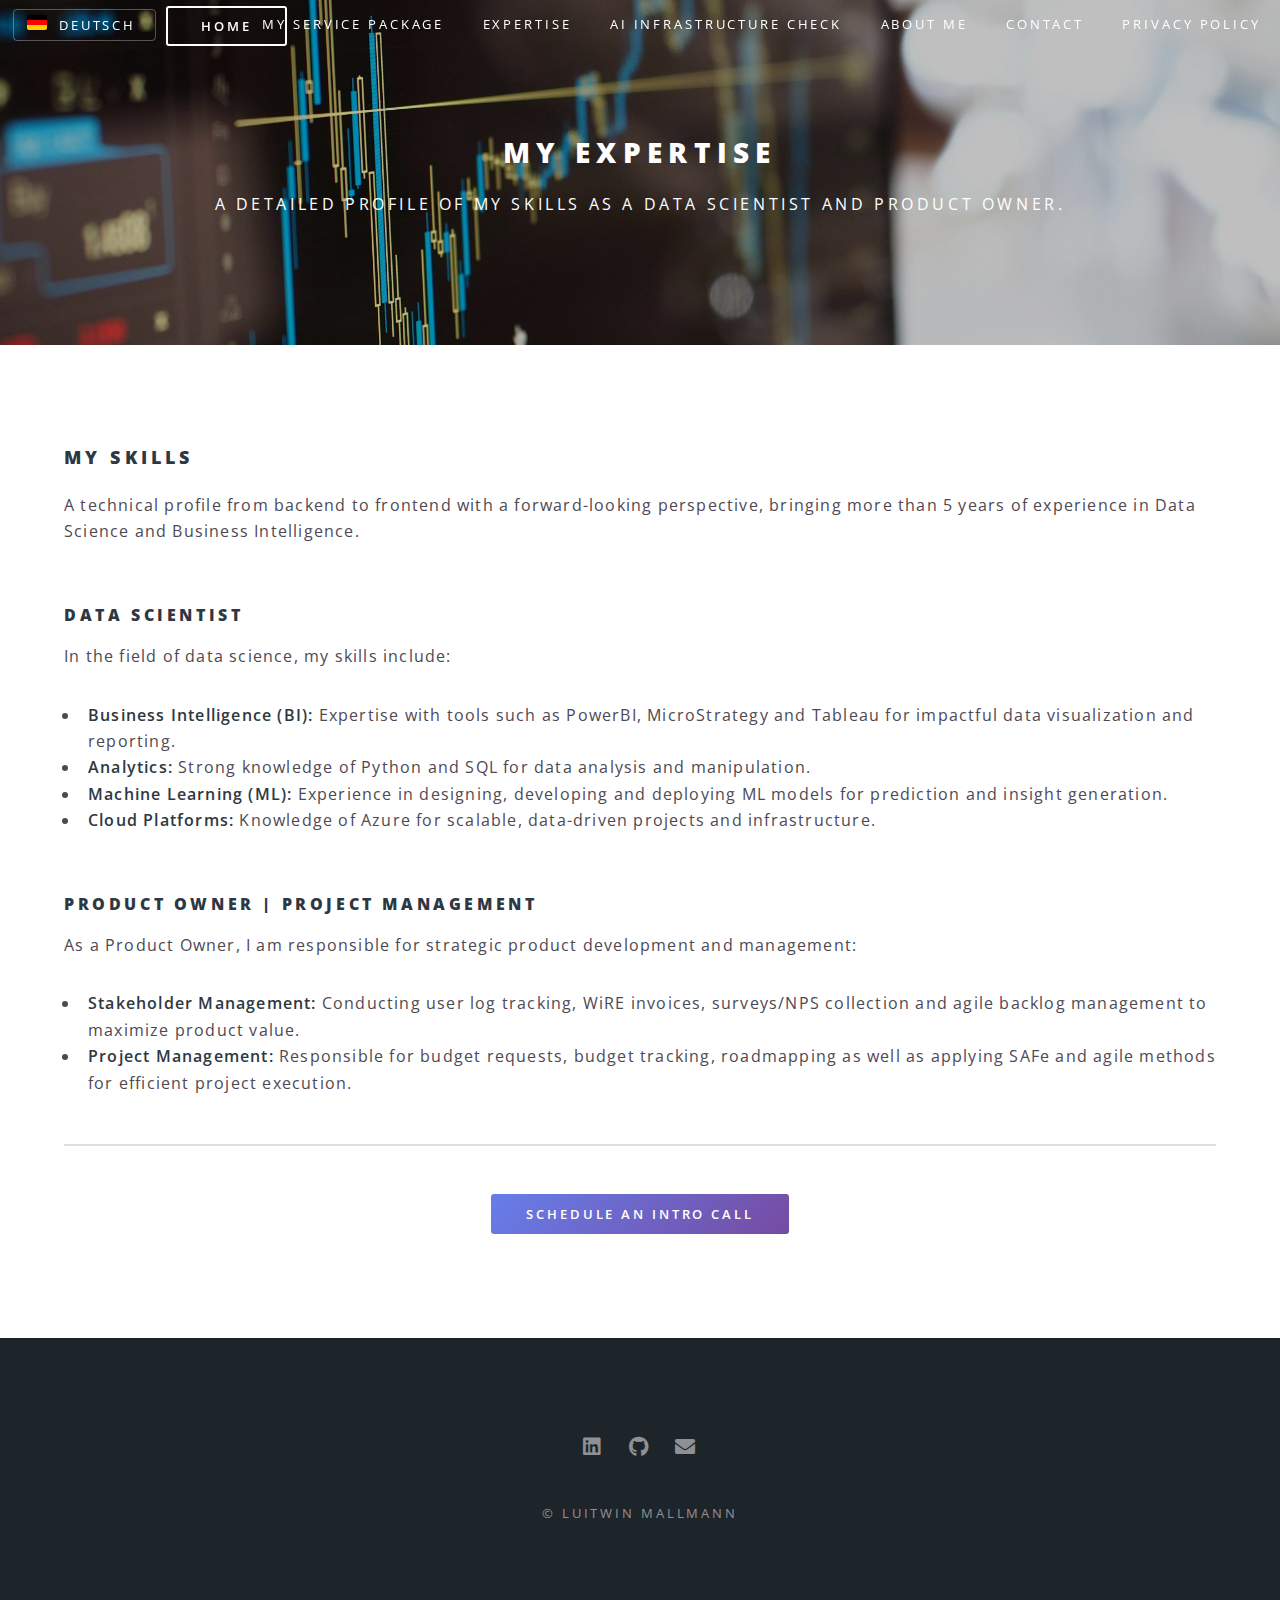
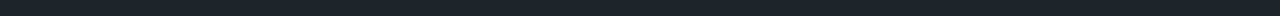
<file: generic_ENG.html>
<!DOCTYPE HTML>
<html>
  <head>
    <meta charset="utf-8" />
    <title>Luitwin Mallmann Data Science Frankfurt</title>
    <meta name="viewport" content="width=device-width, initial-scale=1, user-scalable=no" />
    <!-- Favicon -->
    <link rel="icon" type="image/png" href="images/favicon.png">
    <link rel="stylesheet" href="assets/css/main.css" />
    <link rel="stylesheet" href="assets/css/custom.css" />
    <noscript><link rel="stylesheet" href="assets/css/noscript.css" /></noscript>
    <style>
      @media (max-width: 600px) {
        .burger-menu-toggle {
          margin-top: 10px;
          margin-left: 0;
          display: inline-block;
          vertical-align: middle;
        }
        .desktop-only {
          display: none !important;
        }
        .mobile-only {
          display: block !important;
        }
        #header .button.mobile-only {
          margin-bottom: 0;
        }
      }
      .calendly-modal {
        display: none;
        position: fixed;
        z-index: 1000;
        left: 0;
        top: 0;
        width: 100%;
        height: 100%;
        background-color: rgba(0,0,0,0.8);
        animation: fadeIn 0.3s;
      }
      .calendly-modal-content {
        background: #fff;
        margin: 5% auto;
        padding: 20px;
        width: 90%;
        max-width: 900px;
        border-radius: 8px;
        position: relative;
      }
      .close-calendly {
        color: #aaa;
        position: absolute;
        right: 20px;
        top: 10px;
        font-size: 28px;
        font-weight: bold;
        cursor: pointer;
      }
      .close-calendly:hover {
        color: #333;
      }
      @keyframes fadeIn {
        from {opacity: 0;}
        to {opacity: 1;}
      }
      /* Remove any grey background or margin from top elements */
      body, #page-wrapper, header#header.alt {
        background: transparent !important;
        margin-top: 0 !important;
        padding-top: 0 !important;
      }
        </style>
      </head>
      <body class="is-preload">
        <!-- Removed top-black-bar for full photo at top -->
        <div id="page-wrapper">

      <header id="header" class="alt">
        <a href="generic.html" class="language-switch">
          <img src="images/de.svg" alt="Deutsch" class="flag-icon" />
          Deutsch
        </a>
        <a href="index.html" class="button desktop-only" style="margin-left:10px;vertical-align:middle;">Home</a>

        <nav id="nav">
          <button
        class="burger-menu-toggle"
        aria-label="Toggle navigation menu"
        aria-expasnded="false"
        aria-controls="nav-menu"
          >
        <span class="burger-line"></span>
        <span class="burger-line"></span>
        <span class="burger-line"></span>
          </button>
          <ul id="nav-menu">
        <li><a href="index.html#Leistungspaket" class="scrolly">My Service Package</a></li>
        <li><a href="generic.html">Expertise</a></li>
        <li><a href="ai-infrastructure-check_ENG.html">AI Infrastructure Check</a></li>
        <li><a href="https://www.linkedin.com/in/luitwin-mallmann-18b80510b/" target="_blank">About Me</a></li>
        <li><a href="index.html#contact" class="scrolly">Contact</a></li>
        <li><a href="privacy_policy_ENG.html">Privacy Policy</a></li>
          </ul>
        </nav>
      </header>

      <article id="main">
        <header>
          <h2>My Expertise</h2>
          <p>A detailed profile of my skills as a Data Scientist and Product Owner.</p>
        </header>

        <section class="wrapper style5">
          <div class="inner">

            <h3>My Skills</h3>
            <p>A technical profile from backend to frontend with a forward-looking perspective, bringing more than 5 years of experience in Data Science and Business Intelligence.</p>
            
            <br>

            <h4>Data Scientist</h4>
            <p>In the field of data science, my skills include:</p>
            <ul>
              <li><b>Business Intelligence (BI):</b> Expertise with tools such as PowerBI, MicroStrategy and Tableau for impactful data visualization and reporting.</li>
              <li><b>Analytics:</b> Strong knowledge of Python and SQL for data analysis and manipulation.</li>
              <li><b>Machine Learning (ML):</b> Experience in designing, developing and deploying ML models for prediction and insight generation.</li>
              <li><b>Cloud Platforms:</b> Knowledge of Azure for scalable, data-driven projects and infrastructure.</li>
            </ul>

            <br>

            <h4>Product Owner | Project Management</h4>
            <p>As a Product Owner, I am responsible for strategic product development and management:</p>
            <ul>
              <li><b>Stakeholder Management:</b> Conducting user log tracking, WiRE invoices, surveys/NPS collection and agile backlog management to maximize product value.</li>
              <li><b>Project Management:</b> Responsible for budget requests, budget tracking, roadmapping as well as applying SAFe and agile methods for efficient project execution.</li>
            </ul>

            <hr />
            
            <ul class="actions special" style="margin-top: 3em;">
                <li><a href="#" class="button primary" onclick="openCalendly(); return false;">Schedule an Intro Call</a></li>
            </ul>

          </div>
        </section>
      </article>

      <!-- Calendly Modal -->
      <div id="calendlyModal" class="calendly-modal">
        <div class="calendly-modal-content">
          <span class="close-calendly" onclick="closeCalendly()">&times;</span>
          <div class="calendly-inline-widget" data-url="https://calendly.com/luitwin/30min" style="min-width:320px;height:630px;"></div>
        </div>
      </div>

      <footer id="footer">
        <ul class="icons">
          <li><a href="https://www.linkedin.com/in/luitwin-mallmann-18b80510b/?locale=en_US" class="icon brands fa-linkedin" target="_blank"><span class="label">LinkedIn</span></a></li>
          <li><a href="https://github.com/luttilimburg" class="icon brands fa-github" target="_blank"><span class="label">GitHub</span></a></li>
          <li><a href="mailto:luitwin@hotmail.de" class="icon solid fa-envelope"><span class="label">Email</span></a></li>
        </ul>
        <ul class="copyright">
          <li>&copy; Luitwin Mallmann</li>
        </ul>
      </footer>
    </div>

    <script src="assets/js/jquery.min.js"></script>
    <script src="assets/js/jquery.scrollex.min.js"></script>
    <script src="assets/js/jquery.scrolly.min.js"></script>
    <script src="assets/js/browser.min.js"></script>
    <script src="assets/js/breakpoints.min.js"></script>
    <script src="assets/js/util.js"></script>
    <script src="assets/js/main.js"></script>
    
    <!-- Calendly Integration Script -->
    <script>
      function openCalendly() {
        document.getElementById('calendlyModal').style.display = 'block';
        if (!document.querySelector('script[src="https://assets.calendly.com/assets/external/widget.js"]')) {
          const script = document.createElement('script');
          script.src = 'https://assets.calendly.com/assets/external/widget.js';
          document.body.appendChild(script);
        }
      }
      function closeCalendly() {
        document.getElementById('calendlyModal').style.display = 'none';
      }
      window.onclick = function(event) {
        if (event.target == document.getElementById('calendlyModal')) {
          closeCalendly();
        }
      }
    </script>

    <!-- Burger Menu Toggle Script -->
    <script>
      document.addEventListener('DOMContentLoaded', function () {
        var burgerToggle = document.querySelector('.burger-menu-toggle');
        var navMenu = document.getElementById('nav-menu');
        if (burgerToggle && navMenu) {
          burgerToggle.addEventListener('click', function (e) {
            e.preventDefault();
            navMenu.classList.toggle('open');
          });
          document.addEventListener('click', function (e) {
            if (!navMenu.contains(e.target) && !burgerToggle.contains(e.target)) {
              navMenu.classList.remove('open');
            }
          });
        }
      });
    </script>

  </body>
</html>
</file>
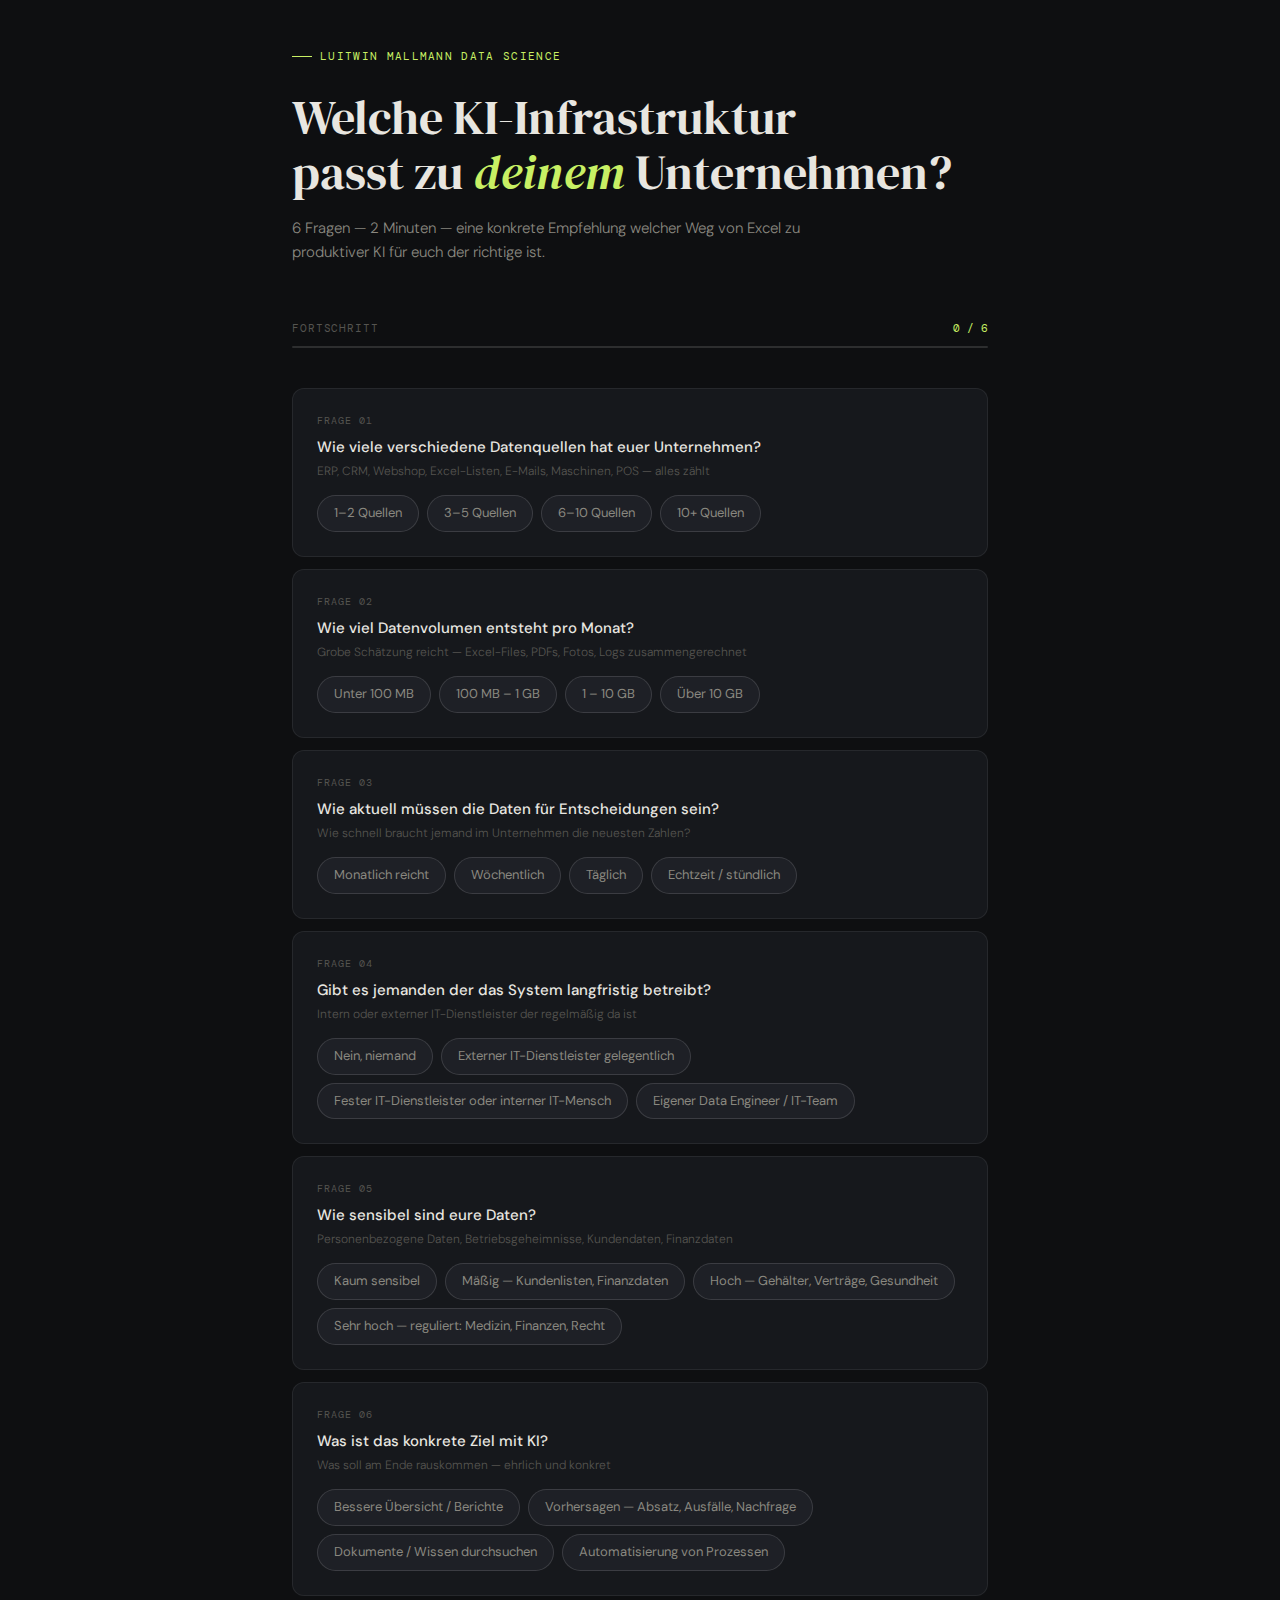
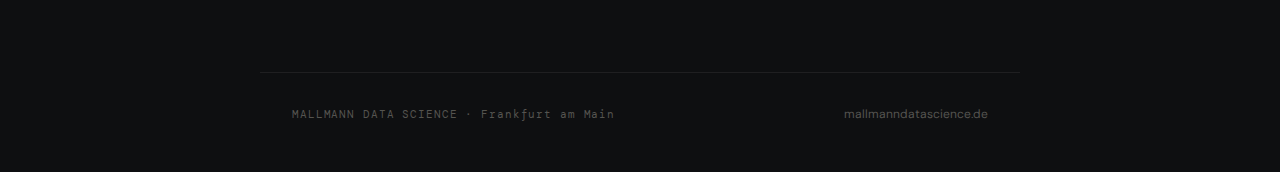
<file: ki-infrastruktur-check.html>
<!DOCTYPE html>
<html lang="de">
<head>
<meta charset="UTF-8">
<meta name="viewport" content="width=device-width, initial-scale=1.0">
<title>KI-Infrastruktur Check — Luitwin Mallmann Data Science</title>
<link rel="preconnect" href="https://fonts.googleapis.com">
<link href="https://fonts.googleapis.com/css2?family=DM+Serif+Display:ital@0;1&family=DM+Mono:wght@400;500&family=DM+Sans:wght@300;400;500&display=swap" rel="stylesheet">
<style>
  :root {
    --bg: #0e0f11;
    --surface: #16181c;
    --surface2: #1e2026;
    --border: rgba(255,255,255,0.07);
    --border2: rgba(255,255,255,0.13);
    --text: #e8e6e0;
    --text2: #8a8880;
    --text3: #555450;
    --accent: #c8f064;
    --accent2: #a8d444;
    --amber: #f0a830;
    --blue: #60a8f0;
    --purple: #a888f0;
    --green: #60d098;
    --red: #f06870;
    --radius: 12px;
    --radius-sm: 8px;
  }
  *, *::before, *::after { box-sizing: border-box; margin: 0; padding: 0; }
  html { scroll-behavior: smooth; }
  body {
    font-family: 'DM Sans', sans-serif;
    background: var(--bg);
    color: var(--text);
    min-height: 100vh;
    line-height: 1.6;
  }

  /* ── HEADER ── */
  .header {
    padding: 3rem 2rem 0;
    max-width: 760px;
    margin: 0 auto;
  }
  .brand {
    font-family: 'DM Mono', monospace;
    font-size: 11px;
    letter-spacing: 0.12em;
    color: var(--accent);
    text-transform: uppercase;
    margin-bottom: 1.5rem;
    display: flex;
    align-items: center;
    gap: 8px;
  }
  .brand::before {
    content: '';
    display: inline-block;
    width: 20px;
    height: 1px;
    background: var(--accent);
  }
  h1 {
    font-family: 'DM Serif Display', serif;
    font-size: clamp(2rem, 5vw, 3rem);
    line-height: 1.15;
    color: var(--text);
    margin-bottom: 1rem;
    font-weight: 400;
  }
  h1 em {
    font-style: italic;
    color: var(--accent);
  }
  .subtitle {
    font-size: 15px;
    color: var(--text2);
    max-width: 520px;
    margin-bottom: 2.5rem;
    font-weight: 300;
  }

  /* ── PROGRESS ── */
  .progress-wrap {
    max-width: 760px;
    margin: 0 auto;
    padding: 0 2rem;
    position: sticky;
    top: 0;
    z-index: 10;
    background: var(--bg);
    padding-top: 1rem;
    padding-bottom: 1rem;
  }
  .progress-meta {
    display: flex;
    justify-content: space-between;
    align-items: center;
    margin-bottom: 8px;
  }
  .progress-label {
    font-family: 'DM Mono', monospace;
    font-size: 11px;
    letter-spacing: 0.08em;
    color: var(--text3);
    text-transform: uppercase;
  }
  .progress-count {
    font-family: 'DM Mono', monospace;
    font-size: 11px;
    color: var(--accent);
  }
  .progress-bar {
    height: 2px;
    background: var(--border2);
    border-radius: 1px;
    overflow: hidden;
  }
  .progress-fill {
    height: 100%;
    background: var(--accent);
    border-radius: 1px;
    transition: width 0.4s cubic-bezier(.4,0,.2,1);
    width: 0%;
  }

  /* ── MAIN ── */
  .main {
    max-width: 760px;
    margin: 0 auto;
    padding: 1.5rem 2rem 4rem;
  }

  /* ── QUESTION BLOCK ── */
  .q-block {
    border: 0.5px solid var(--border);
    border-radius: var(--radius);
    padding: 1.5rem;
    margin-bottom: 12px;
    background: var(--surface);
    transition: border-color 0.2s;
  }
  .q-block.answered {
    border-color: rgba(200,240,100,0.2);
  }
  .q-number {
    font-family: 'DM Mono', monospace;
    font-size: 10px;
    letter-spacing: 0.1em;
    color: var(--text3);
    text-transform: uppercase;
    margin-bottom: 8px;
  }
  .q-text {
    font-size: 15px;
    font-weight: 500;
    color: var(--text);
    margin-bottom: 4px;
    line-height: 1.4;
  }
  .q-hint {
    font-size: 12px;
    color: var(--text3);
    margin-bottom: 14px;
    font-weight: 300;
  }
  .opts {
    display: flex;
    flex-wrap: wrap;
    gap: 8px;
  }
  .opt {
    font-size: 13px;
    padding: 7px 16px;
    border-radius: 100px;
    border: 0.5px solid var(--border2);
    cursor: pointer;
    background: var(--surface2);
    color: var(--text2);
    transition: all 0.15s;
    user-select: none;
    font-family: 'DM Sans', sans-serif;
    font-weight: 400;
  }
  .opt:hover {
    border-color: rgba(200,240,100,0.35);
    color: var(--text);
  }
  .opt.sel {
    background: rgba(200,240,100,0.1);
    border-color: var(--accent);
    color: var(--accent);
  }

  /* ── RESULT ── */
  .result {
    display: none;
    margin-top: 2rem;
    border-radius: var(--radius);
    overflow: hidden;
    animation: fadeUp 0.5s ease forwards;
  }
  .result.show { display: block; }

  @keyframes fadeUp {
    from { opacity: 0; transform: translateY(16px); }
    to   { opacity: 1; transform: translateY(0); }
  }

  .result-header {
    padding: 1.5rem;
    border-bottom: 0.5px solid var(--border);
  }
  .result-label {
    font-family: 'DM Mono', monospace;
    font-size: 10px;
    letter-spacing: 0.12em;
    text-transform: uppercase;
    margin-bottom: 8px;
  }
  .result-title {
    font-family: 'DM Serif Display', serif;
    font-size: 1.5rem;
    font-weight: 400;
    line-height: 1.25;
    margin-bottom: 4px;
  }
  .result-body {
    padding: 1.25rem 1.5rem;
    font-size: 14px;
    color: var(--text2);
    line-height: 1.7;
    font-weight: 300;
    border-bottom: 0.5px solid var(--border);
  }
  .result-scores {
    padding: 1.25rem 1.5rem;
    border-bottom: 0.5px solid var(--border);
  }
  .score-label {
    font-family: 'DM Mono', monospace;
    font-size: 10px;
    letter-spacing: 0.1em;
    text-transform: uppercase;
    color: var(--text3);
    margin-bottom: 12px;
  }
  .score-row {
    display: flex;
    align-items: center;
    gap: 10px;
    margin-bottom: 8px;
  }
  .score-name {
    font-size: 12px;
    color: var(--text2);
    min-width: 100px;
    font-weight: 300;
  }
  .score-bar-wrap {
    flex: 1;
    height: 3px;
    background: var(--border2);
    border-radius: 2px;
    overflow: hidden;
  }
  .score-bar {
    height: 100%;
    border-radius: 2px;
    transition: width 0.6s cubic-bezier(.4,0,.2,1);
  }
  .score-val {
    font-family: 'DM Mono', monospace;
    font-size: 10px;
    color: var(--text3);
    min-width: 48px;
    text-align: right;
  }
  .result-tags {
    padding: 1rem 1.5rem;
    display: flex;
    flex-wrap: wrap;
    gap: 6px;
    border-bottom: 0.5px solid var(--border);
  }
  .tag {
    font-family: 'DM Mono', monospace;
    font-size: 11px;
    padding: 4px 12px;
    border-radius: 100px;
    border: 0.5px solid;
  }
  .result-cta {
    padding: 1.5rem;
    display: flex;
    align-items: center;
    justify-content: space-between;
    gap: 1rem;
    flex-wrap: wrap;
  }
  .cta-text {
    font-size: 13px;
    color: var(--text2);
    font-weight: 300;
    max-width: 380px;
  }
  .cta-text strong {
    color: var(--text);
    font-weight: 500;
  }
  .cta-btn {
    display: inline-flex;
    align-items: center;
    gap: 8px;
    padding: 12px 24px;
    background: var(--accent);
    color: #0e0f11;
    border: none;
    border-radius: 100px;
    font-size: 13px;
    font-weight: 500;
    font-family: 'DM Sans', sans-serif;
    cursor: pointer;
    text-decoration: none;
    transition: background 0.15s, transform 0.1s;
    white-space: nowrap;
  }
  .cta-btn:hover { background: var(--accent2); transform: translateY(-1px); }
  .cta-btn:active { transform: translateY(0); }
  .cta-arrow {
    font-size: 16px;
    transition: transform 0.15s;
  }
  .cta-btn:hover .cta-arrow { transform: translateX(3px); }

  /* ── FOOTER ── */
  .footer {
    max-width: 760px;
    margin: 0 auto;
    padding: 2rem 2rem 3rem;
    border-top: 0.5px solid var(--border);
    display: flex;
    align-items: center;
    justify-content: space-between;
    flex-wrap: wrap;
    gap: 1rem;
  }
  .footer-brand {
    font-family: 'DM Mono', monospace;
    font-size: 11px;
    color: var(--text3);
    letter-spacing: 0.08em;
  }
  .footer-link {
    font-size: 12px;
    color: var(--text3);
    text-decoration: none;
    transition: color 0.15s;
  }
  .footer-link:hover { color: var(--accent); }

  /* ── MOBILE ── */
  @media (max-width: 600px) {
    .header, .progress-wrap, .main, .footer { padding-left: 1.25rem; padding-right: 1.25rem; }
    .result-cta { flex-direction: column; align-items: flex-start; }
    .cta-btn { width: 100%; justify-content: center; }
  }
</style>
</head>
<body>

<div class="header">
  <div class="brand">Luitwin Mallmann Data Science</div>
  <h1>Welche KI-Infrastruktur<br>passt zu <em>deinem</em> Unternehmen?</h1>
  <p class="subtitle">6 Fragen — 2 Minuten — eine konkrete Empfehlung welcher Weg von Excel zu produktiver KI für euch der richtige ist.</p>
</div>

<div class="progress-wrap">
  <div class="progress-meta">
    <span class="progress-label">Fortschritt</span>
    <span class="progress-count" id="prog-count">0 / 6</span>
  </div>
  <div class="progress-bar"><div class="progress-fill" id="prog-fill"></div></div>
</div>

<div class="main">

  <div class="q-block" id="qb0">
    <div class="q-number">Frage 01</div>
    <div class="q-text">Wie viele verschiedene Datenquellen hat euer Unternehmen?</div>
    <div class="q-hint">ERP, CRM, Webshop, Excel-Listen, E-Mails, Maschinen, POS — alles zählt</div>
    <div class="opts" data-q="0">
      <span class="opt" data-v="0">1–2 Quellen</span>
      <span class="opt" data-v="1">3–5 Quellen</span>
      <span class="opt" data-v="2">6–10 Quellen</span>
      <span class="opt" data-v="3">10+ Quellen</span>
    </div>
  </div>

  <div class="q-block" id="qb1">
    <div class="q-number">Frage 02</div>
    <div class="q-text">Wie viel Datenvolumen entsteht pro Monat?</div>
    <div class="q-hint">Grobe Schätzung reicht — Excel-Files, PDFs, Fotos, Logs zusammengerechnet</div>
    <div class="opts" data-q="1">
      <span class="opt" data-v="0">Unter 100 MB</span>
      <span class="opt" data-v="1">100 MB – 1 GB</span>
      <span class="opt" data-v="2">1 – 10 GB</span>
      <span class="opt" data-v="3">Über 10 GB</span>
    </div>
  </div>

  <div class="q-block" id="qb2">
    <div class="q-number">Frage 03</div>
    <div class="q-text">Wie aktuell müssen die Daten für Entscheidungen sein?</div>
    <div class="q-hint">Wie schnell braucht jemand im Unternehmen die neuesten Zahlen?</div>
    <div class="opts" data-q="2">
      <span class="opt" data-v="0">Monatlich reicht</span>
      <span class="opt" data-v="1">Wöchentlich</span>
      <span class="opt" data-v="2">Täglich</span>
      <span class="opt" data-v="3">Echtzeit / stündlich</span>
    </div>
  </div>

  <div class="q-block" id="qb3">
    <div class="q-number">Frage 04</div>
    <div class="q-text">Gibt es jemanden der das System langfristig betreibt?</div>
    <div class="q-hint">Intern oder externer IT-Dienstleister der regelmäßig da ist</div>
    <div class="opts" data-q="3">
      <span class="opt" data-v="0">Nein, niemand</span>
      <span class="opt" data-v="1">Externer IT-Dienstleister gelegentlich</span>
      <span class="opt" data-v="2">Fester IT-Dienstleister oder interner IT-Mensch</span>
      <span class="opt" data-v="3">Eigener Data Engineer / IT-Team</span>
    </div>
  </div>

  <div class="q-block" id="qb4">
    <div class="q-number">Frage 05</div>
    <div class="q-text">Wie sensibel sind eure Daten?</div>
    <div class="q-hint">Personenbezogene Daten, Betriebsgeheimnisse, Kundendaten, Finanzdaten</div>
    <div class="opts" data-q="4">
      <span class="opt" data-v="0">Kaum sensibel</span>
      <span class="opt" data-v="1">Mäßig — Kundenlisten, Finanzdaten</span>
      <span class="opt" data-v="2">Hoch — Gehälter, Verträge, Gesundheit</span>
      <span class="opt" data-v="3">Sehr hoch — reguliert: Medizin, Finanzen, Recht</span>
    </div>
  </div>

  <div class="q-block" id="qb5">
    <div class="q-number">Frage 06</div>
    <div class="q-text">Was ist das konkrete Ziel mit KI?</div>
    <div class="q-hint">Was soll am Ende rauskommen — ehrlich und konkret</div>
    <div class="opts" data-q="5">
      <span class="opt" data-v="0">Bessere Übersicht / Berichte</span>
      <span class="opt" data-v="1">Vorhersagen — Absatz, Ausfälle, Nachfrage</span>
      <span class="opt" data-v="2">Dokumente / Wissen durchsuchen</span>
      <span class="opt" data-v="3">Automatisierung von Prozessen</span>
    </div>
  </div>

  <div class="result" id="result"></div>

</div>

<div class="footer">
  <span class="footer-brand">MALLMANN DATA SCIENCE · Frankfurt am Main</span>
  <a class="footer-link" href="https://mallmanndatascience.de">mallmanndatascience.de</a>
</div>

<script>
const CALENDLY = 'https://calendly.com/luitwin-mallmann';

const answers = [null, null, null, null, null, null];

const qLabels = ['Datenquellen', 'Volumen', 'Aktualität', 'IT-Kapazität', 'Sensibilität', 'KI-Ziel'];
const scoreLabels = [['Minimal','Niedrig','Mittel','Hoch'],['Minimal','Niedrig','Mittel','Hoch'],['Selten','Wöchentlich','Täglich','Echtzeit'],['Niemand','Gelegentlich','Fest','Intern'],['Kaum','Mäßig','Hoch','Sehr hoch'],['Berichte','Prognosen','Wissen','Automation']];

const recs = [
  {
    min: 0, max: 4,
    accent: '#60d098',
    tagStyle: 'color:#60d098;border-color:rgba(96,208,152,0.3)',
    label: 'Empfehlung',
    title: 'SharePoint + Power BI',
    body: 'Euer Unternehmen steht am Anfang der Digitalisierung — das ist der richtige Moment für einen soliden ersten Schritt. SharePoint ist in fast jeder M365-Lizenz bereits enthalten und löst das eigentliche Problem: eine einzige Quelle der Wahrheit, keine drei verschiedenen Excel-Versionen mehr. Power BI verbindet sich direkt und liefert erste Dashboards ohne Datenbank. Kein Overkill, kein System das niemand betreibt.',
    tags: ['SharePoint', 'OneDrive', 'Power BI', 'M365', 'Kein Data Engineer nötig'],
    ctaText: 'In einem kostenlosen Gespräch zeige ich euch wie ihr in 2 Wochen eine funktionierende Datenbasis habt.',
    barColor: '#60d098'
  },
  {
    min: 5, max: 9,
    accent: '#60a8f0',
    tagStyle: 'color:#60a8f0;border-color:rgba(96,168,240,0.3)',
    label: 'Empfehlung',
    title: 'Azure SQL + dbt + Power BI',
    body: 'Ihr seid bereit für eine echte Datenbankstruktur. Azure SQL ist managed, DSGVO-konform auf EU-Servern und skaliert problemlos mit. dbt ermöglicht es, Datentransformationen als versionierten SQL-Code zu schreiben — nachvollziehbar, wartbar, kein verstecktes Excel-Wissen mehr. Power BI als Reporting-Layer obendrauf. Erste automatische Pipelines mit Power Automate oder einem einfachen Python-Script.',
    tags: ['Azure SQL', 'dbt Core', 'Power BI', 'Power Automate', 'DSGVO-konform'],
    ctaText: 'Ich zeige euch wie das konkret für euren Stack aussieht — in einem kostenlosen Erstgespräch.',
    barColor: '#60a8f0'
  },
  {
    min: 10, max: 14,
    accent: '#a888f0',
    tagStyle: 'color:#a888f0;border-color:rgba(168,136,240,0.3)',
    label: 'Empfehlung',
    title: 'Azure Data Lake + dbt + ADF',
    body: 'Ihr habt mehrere Datenquellen, nennenswerte Datenmenge und wahrscheinlich schon einen IT-Partner. Hier lohnt sich ein richtiges Datenfundament: Azure Data Lake Gen2 als Storage, dbt für die Transformation, Azure Data Factory für automatisierte Pipelines. Power BI als Reporting-Layer. Diese Architektur macht analytische KI — Absatzprognose, Anomalieerkennung, Predictive Maintenance — in wenigen Monaten möglich.',
    tags: ['Azure Data Lake Gen2', 'dbt', 'Azure Data Factory', 'Power BI', 'Medallion-Architektur'],
    ctaText: 'Gemeinsam entwickeln wir eine Architektur die zu eurer Größe und eurem Budget passt.',
    barColor: '#a888f0'
  },
  {
    min: 15, max: 99,
    accent: '#f0a830',
    tagStyle: 'color:#f0a830;border-color:rgba(240,168,48,0.3)',
    label: 'Empfehlung',
    title: 'Vollständige Cloud-Architektur',
    body: 'Euer Unternehmen hat komplexe Anforderungen: viele Quellen, hohes Volumen, Echtzeit-Bedarf oder stark regulierte Daten. Hier braucht es eine durchdachte Architektur — Azure Synapse oder Databricks als Plattform, Azure Data Factory für Ingestion, ein starkes IAM- und Datenschutzkonzept von Anfang an. Das ist der Punkt wo ein erfahrener Begleiter den Unterschied zwischen einem erfolgreichen Projekt und einem gescheiterten macht.',
    tags: ['Azure Synapse / Databricks', 'ADF', 'IAM & Governance', 'DSGVO-Konzept', 'Strategische Begleitung'],
    ctaText: 'Das ist genau die Art von Projekt bei dem ich begleite — von der Architektur bis zur ersten produktiven KI.',
    barColor: '#f0a830'
  }
];

document.querySelectorAll('.opts').forEach(group => {
  group.querySelectorAll('.opt').forEach(btn => {
    btn.addEventListener('click', () => {
      const q = parseInt(group.dataset.q);
      group.querySelectorAll('.opt').forEach(b => b.classList.remove('sel'));
      btn.classList.add('sel');
      answers[q] = parseInt(btn.dataset.v);
      document.getElementById('qb' + q).classList.add('answered');
      updateProgress();
      const done = answers.filter(a => a !== null).length;
      if (done === 6) {
        setTimeout(showResult, 300);
      }
    });
  });
});

function updateProgress() {
  const done = answers.filter(a => a !== null).length;
  document.getElementById('prog-fill').style.width = (done / 6 * 100) + '%';
  document.getElementById('prog-count').textContent = done + ' / 6';
}

function showResult() {
  const score = answers.reduce((s, v) => s + v, 0);
  const rec = recs.find(r => score >= r.min && score <= r.max) || recs[recs.length - 1];
  const el = document.getElementById('result');

  const tagsHtml = rec.tags.map(t =>
    `<span class="tag" style="${rec.tagStyle}">${t}</span>`
  ).join('');

  const barsHtml = answers.map((v, i) => `
    <div class="score-row">
      <span class="score-name">${qLabels[i]}</span>
      <div class="score-bar-wrap">
        <div class="score-bar" style="width:${Math.round(v/3*100)}%;background:${rec.barColor}"></div>
      </div>
      <span class="score-val">${scoreLabels[i][v]}</span>
    </div>
  `).join('');

  el.innerHTML = `
    <div style="background:#16181c;border:0.5px solid ${rec.accent}22;border-radius:12px;overflow:hidden">
      <div class="result-header" style="background:${rec.accent}0d">
        <div class="result-label" style="color:${rec.accent};font-family:'DM Mono',monospace;font-size:10px;letter-spacing:.12em;text-transform:uppercase;margin-bottom:8px">${rec.label}</div>
        <div class="result-title" style="font-family:'DM Serif Display',serif;font-size:1.6rem;font-weight:400;color:#e8e6e0">${rec.title}</div>
      </div>
      <div class="result-body">${rec.body}</div>
      <div class="result-scores">
        <div class="score-label">Euer Profil</div>
        ${barsHtml}
      </div>
      <div class="result-tags">${tagsHtml}</div>
      <div class="result-cta">
        <p class="cta-text"><strong>Nächster Schritt:</strong> ${rec.ctaText}</p>
        <a class="cta-btn" href="${CALENDLY}" target="_blank" rel="noopener">
          Kostenloses Gespräch buchen
          <span class="cta-arrow">→</span>
        </a>
      </div>
    </div>
  `;

  el.classList.add('show');
  setTimeout(() => el.scrollIntoView({ behavior: 'smooth', block: 'nearest' }), 100);
}
</script>
</body>
</html>
</file>
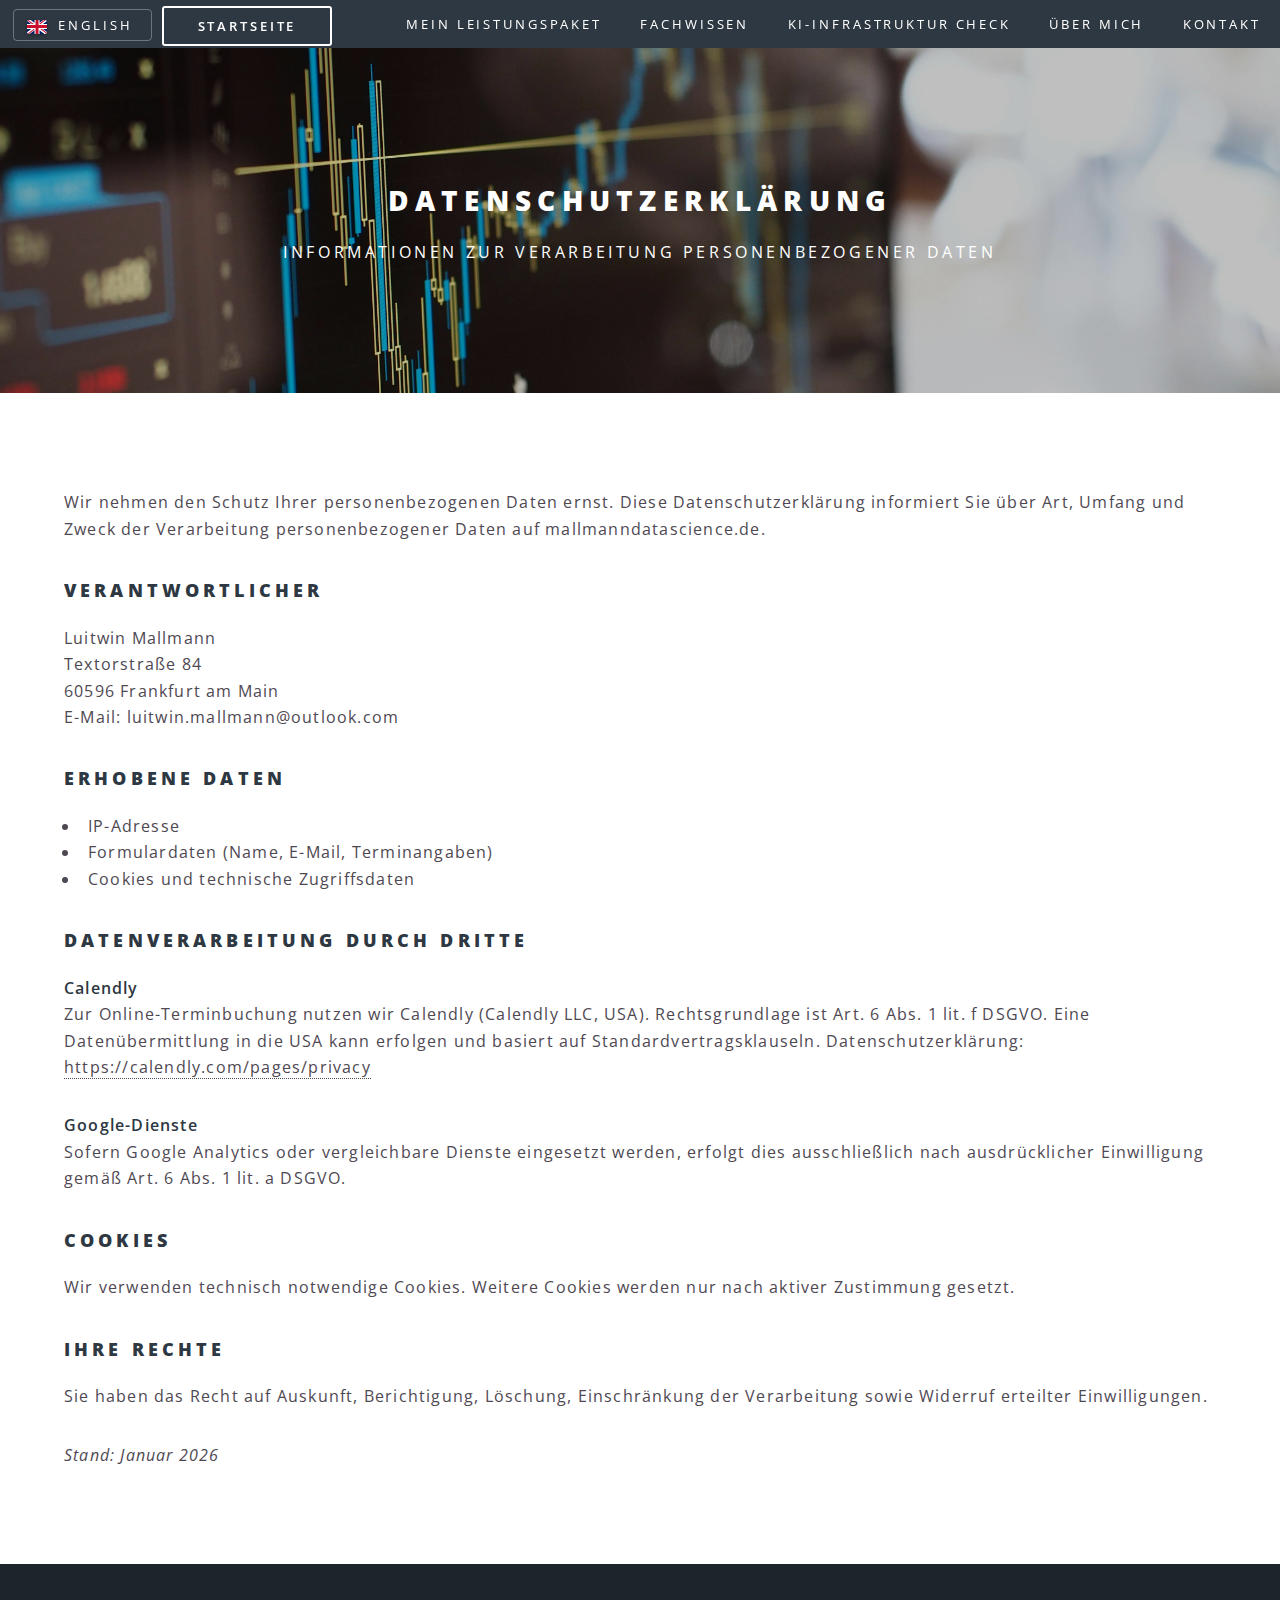
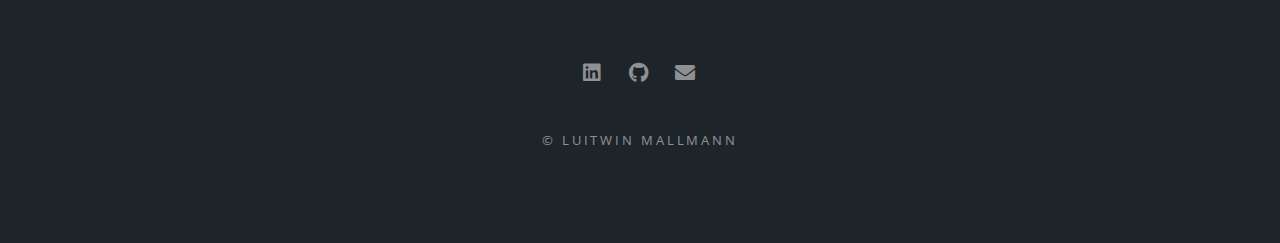
<file: privacy_policy.html>
<!DOCTYPE HTML>
<html>
  <head>
    <meta charset="utf-8" />
    <title>Datenschutzerklärung | Luitwin Mallmann</title>
    <meta name="viewport" content="width=device-width, initial-scale=1, user-scalable=no" />

    <link rel="icon" type="image/png" href="images/favicon.png">
    <link rel="stylesheet" href="assets/css/main.css" />
    <link rel="stylesheet" href="assets/css/custom.css" />
    <noscript><link rel="stylesheet" href="assets/css/noscript.css" /></noscript>

    <!-- keep your existing inline styles untouched -->
  </head>

  <body class="is-preload">
    <div id="page-wrapper">

      <!-- HEADER (UNCHANGED) -->
      <header id="header" class="alt">
        <a href="generic_ENG.html" class="language-switch">
          <img src="images/gb.svg" alt="English" class="flag-icon"
               style="width:20px;height:14px;vertical-align:middle;margin-right:6px;" />
          English
        </a>
        <a href="index.html" class="button desktop-only"
           style="margin-left:10px;vertical-align:middle;">Startseite</a>

        <nav id="nav">
          <button
            class="burger-menu-toggle"
            aria-label="Toggle navigation menu"
            aria-expanded="false"
            aria-controls="nav-menu"
          >
            <span class="burger-line"></span>
            <span class="burger-line"></span>
            <span class="burger-line"></span>
          </button>
          <ul id="nav-menu">
            <li><a href="index.html#Leistungspaket" class="scrolly">Mein Leistungspaket</a></li>
            <li><a href="generic.html">Fachwissen</a></li>
            <li><a href="ai-infrastructure-check.html">KI-Infrastruktur Check</a></li>
            <li><a href="https://www.linkedin.com/in/luitwin-mallmann-18b80510b/" target="_blank">Über mich</a></li>
            <li><a href="index.html#contact" class="scrolly">Kontakt</a></li>
          </ul>
        </nav>
      </header>

      <!-- MAIN CONTENT (ONLY THIS IS DIFFERENT) -->
      <article id="main">
        <header>
          <h2>Datenschutzerklärung</h2>
          <p>Informationen zur Verarbeitung personenbezogener Daten</p>
        </header>

        <section class="wrapper style5">
          <div class="inner">

            <p>
              Wir nehmen den Schutz Ihrer personenbezogenen Daten ernst.
              Diese Datenschutzerklärung informiert Sie über Art, Umfang und Zweck
              der Verarbeitung personenbezogener Daten auf mallmanndatascience.de.
            </p>

            <h3>Verantwortlicher</h3>
            <p>
              Luitwin Mallmann<br>
              Textorstraße 84<br>
              60596 Frankfurt am Main<br>
              E-Mail: luitwin.mallmann@outlook.com
            </p>

            <h3>Erhobene Daten</h3>
            <ul>
              <li>IP-Adresse</li>
              <li>Formulardaten (Name, E-Mail, Terminangaben)</li>
              <li>Cookies und technische Zugriffsdaten</li>
            </ul>

            <h3>Datenverarbeitung durch Dritte</h3>

            <p>
              <strong>Calendly</strong><br>
              Zur Online-Terminbuchung nutzen wir Calendly (Calendly LLC, USA).
              Rechtsgrundlage ist Art. 6 Abs. 1 lit. f DSGVO.
              Eine Datenübermittlung in die USA kann erfolgen und basiert auf
              Standardvertragsklauseln.
              Datenschutzerklärung:
              <a href="https://calendly.com/pages/privacy" target="_blank" rel="noopener">
                https://calendly.com/pages/privacy
              </a>
            </p>

            <p>
              <strong>Google-Dienste</strong><br>
              Sofern Google Analytics oder vergleichbare Dienste eingesetzt werden,
              erfolgt dies ausschließlich nach ausdrücklicher Einwilligung
              gemäß Art. 6 Abs. 1 lit. a DSGVO.
            </p>

            <h3>Cookies</h3>
            <p>
              Wir verwenden technisch notwendige Cookies.
              Weitere Cookies werden nur nach aktiver Zustimmung gesetzt.
            </p>

            <h3>Ihre Rechte</h3>
            <p>
              Sie haben das Recht auf Auskunft, Berichtigung, Löschung,
              Einschränkung der Verarbeitung sowie Widerruf erteilter Einwilligungen.
            </p>

            <p><em>Stand: Januar 2026</em></p>

          </div>
        </section>
      </article>

      <!-- FOOTER (UNCHANGED) -->
      <footer id="footer">
        <ul class="icons">
          <li><a href="https://www.linkedin.com/in/luitwin-mallmann-18b80510b/?locale=en_US"
                 class="icon brands fa-linkedin" target="_blank"><span class="label">LinkedIn</span></a></li>
          <li><a href="https://github.com/luttilimburg"
                 class="icon brands fa-github" target="_blank"><span class="label">GitHub</span></a></li>
          <li><a href="mailto:luitwin@hotmail.de"
                 class="icon solid fa-envelope"><span class="label">Email</span></a></li>
        </ul>
        <ul class="copyright">
          <li>&copy; Luitwin Mallmann</li>
        </ul>
      </footer>

    </div>

    <!-- Scripts (UNCHANGED) -->
    <script src="assets/js/jquery.min.js"></script>
    <script src="assets/js/jquery.scrollex.min.js"></script>
    <script src="assets/js/jquery.scrolly.min.js"></script>
    <script src="assets/js/browser.min.js"></script>
    <script src="assets/js/breakpoints.min.js"></script>
    <script src="assets/js/util.js"></script>
    <script src="assets/js/main.js"></script>

    <!-- Burger menu script stays as-is -->
  </body>
</html>
</file>
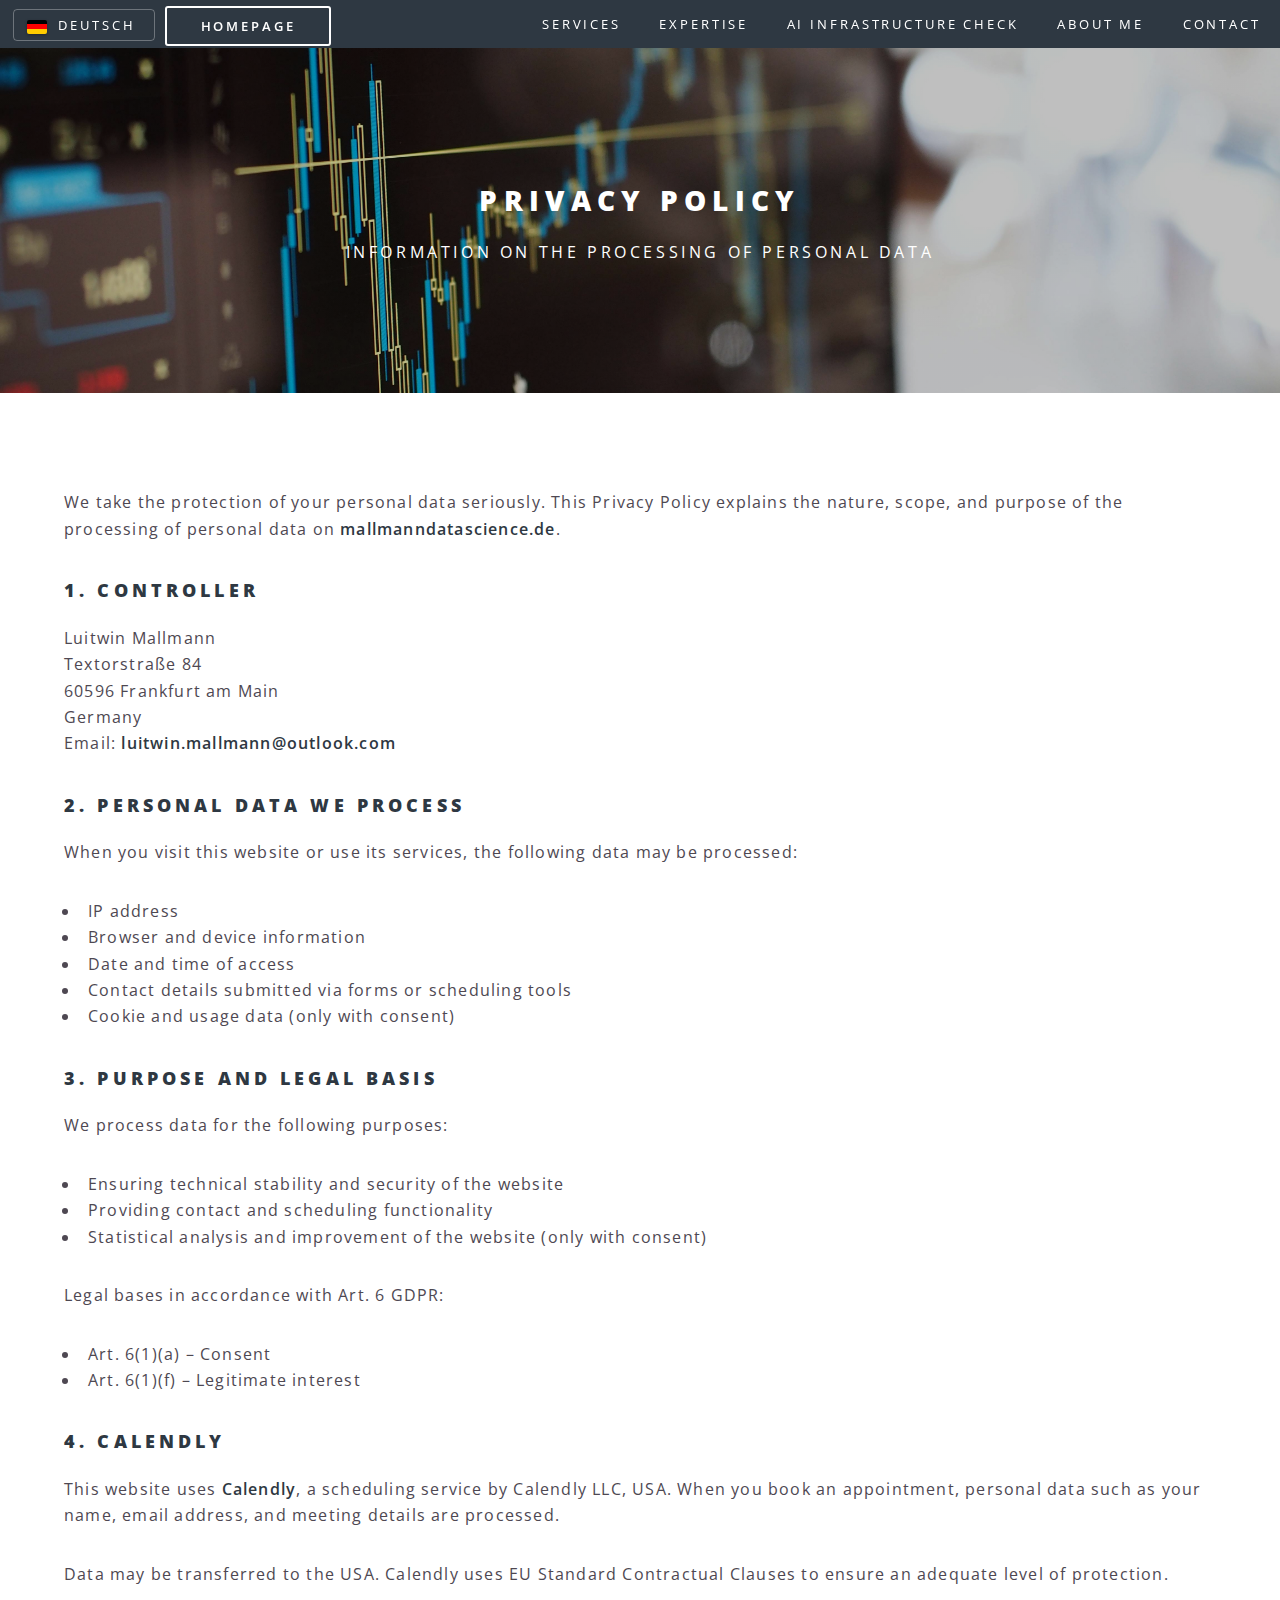
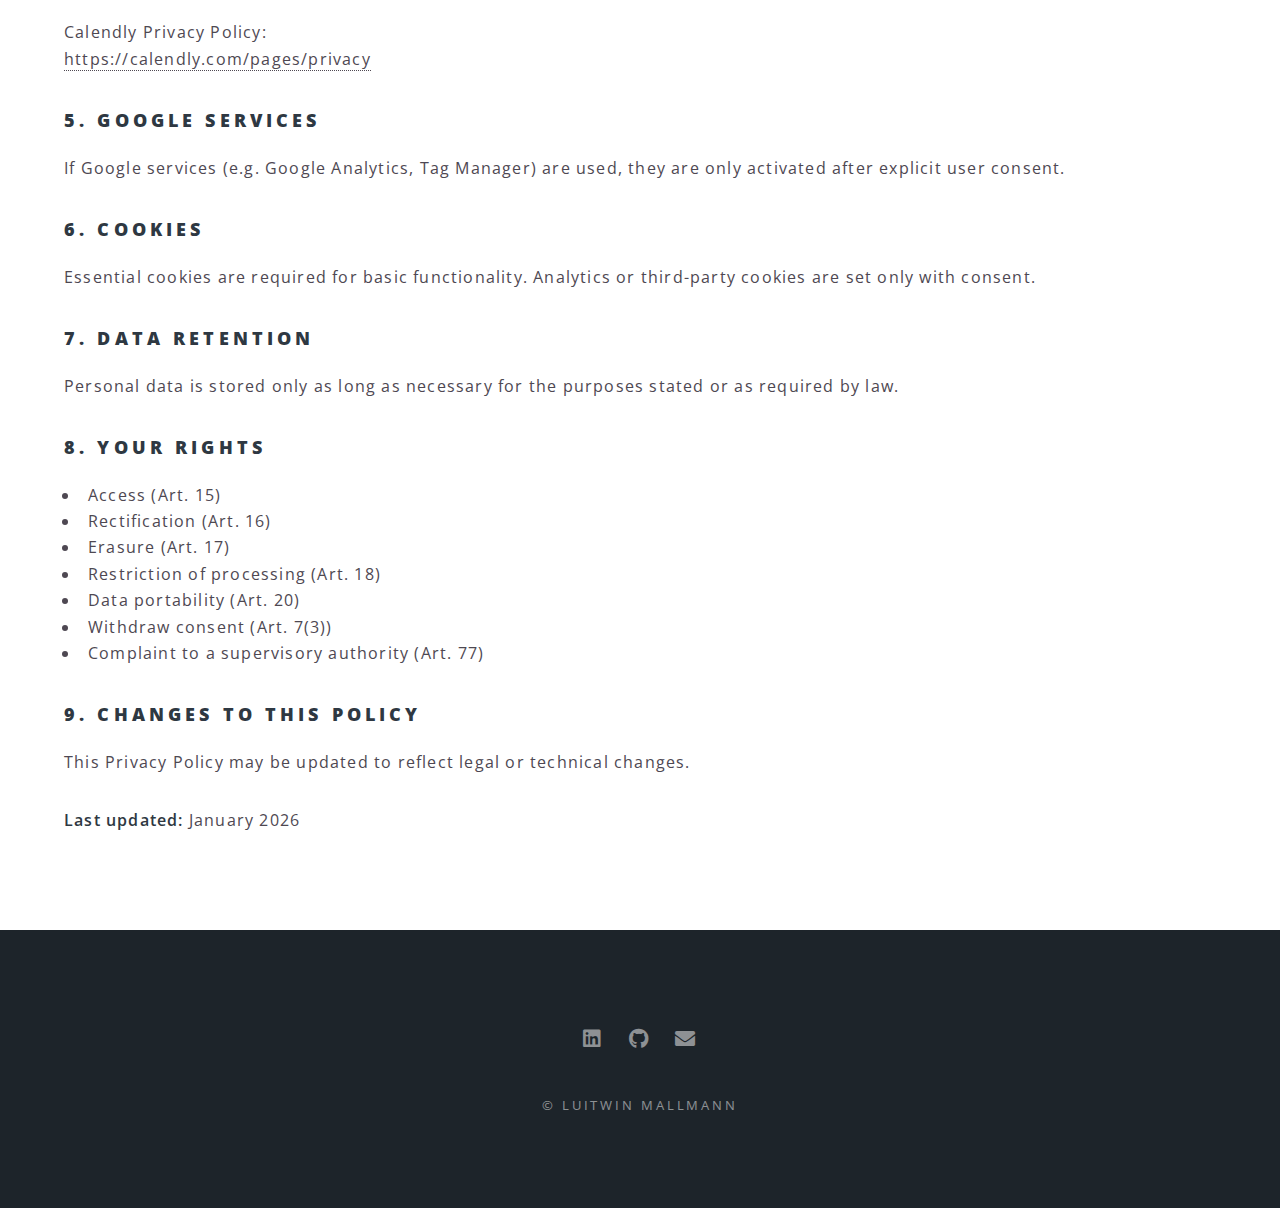
<file: privacy_policy_ENG.html>
<!DOCTYPE HTML>
<html lang="en">
  <head>
    <meta charset="utf-8" />
    <title>Privacy Policy | Luitwin Mallmann</title>
    <meta name="viewport" content="width=device-width, initial-scale=1, user-scalable=no" />

    <link rel="icon" type="image/png" href="images/favicon.png">
    <link rel="stylesheet" href="assets/css/main.css" />
    <link rel="stylesheet" href="assets/css/custom.css" />
    <noscript><link rel="stylesheet" href="assets/css/noscript.css" /></noscript>
  </head>

  <body class="is-preload">
    <div id="page-wrapper">

      <!-- HEADER (UNCHANGED) -->
      <header id="header" class="alt">
        <a href="index.html" class="language-switch">
          <img src="images/de.svg" alt="Deutsch" class="flag-icon"
               style="width:20px;height:14px;vertical-align:middle;margin-right:6px;" />
          Deutsch
        </a>
        <a href="generic_ENG.html" class="button desktop-only"
           style="margin-left:10px;vertical-align:middle;">Homepage</a>

        <nav id="nav">
          <button
            class="burger-menu-toggle"
            aria-label="Toggle navigation menu"
            aria-expanded="false"
            aria-controls="nav-menu"
          >
            <span class="burger-line"></span>
            <span class="burger-line"></span>
            <span class="burger-line"></span>
          </button>

          <ul id="nav-menu">
            <li><a href="index_ENG.html#Leistungspaket" class="scrolly">Services</a></li>
            <li><a href="generic_ENG.html">Expertise</a></li>
            <li><a href="ai-infrastructure-check_ENG.html">AI Infrastructure Check</a></li>
            <li><a href="https://www.linkedin.com/in/luitwin-mallmann-18b80510b/" target="_blank">About Me</a></li>
            <li><a href="index_ENG.html#contact" class="scrolly">Contact</a></li>
          </ul>
        </nav>
      </header>

      <!-- MAIN CONTENT (ONLY THIS CHANGES) -->
      <article id="main">
        <header>
          <h2>Privacy Policy</h2>
          <p>Information on the processing of personal data</p>
        </header>

        <section class="wrapper style5">
          <div class="inner">

            <p>
              We take the protection of your personal data seriously. This Privacy Policy
              explains the nature, scope, and purpose of the processing of personal data
              on <strong>mallmanndatascience.de</strong>.
            </p>

            <h3>1. Controller</h3>
            <p>
              Luitwin Mallmann<br>
              Textorstraße 84<br>
              60596 Frankfurt am Main<br>
              Germany<br>
              Email: <strong>luitwin.mallmann@outlook.com</strong>
            </p>

            <h3>2. Personal Data We Process</h3>
            <p>When you visit this website or use its services, the following data may be processed:</p>
            <ul>
              <li>IP address</li>
              <li>Browser and device information</li>
              <li>Date and time of access</li>
              <li>Contact details submitted via forms or scheduling tools</li>
              <li>Cookie and usage data (only with consent)</li>
            </ul>

            <h3>3. Purpose and Legal Basis</h3>
            <p>We process data for the following purposes:</p>
            <ul>
              <li>Ensuring technical stability and security of the website</li>
              <li>Providing contact and scheduling functionality</li>
              <li>Statistical analysis and improvement of the website (only with consent)</li>
            </ul>

            <p>Legal bases in accordance with Art. 6 GDPR:</p>
            <ul>
              <li>Art. 6(1)(a) – Consent</li>
              <li>Art. 6(1)(f) – Legitimate interest</li>
            </ul>

            <h3>4. Calendly</h3>
            <p>
              This website uses <strong>Calendly</strong>, a scheduling service by Calendly LLC, USA.
              When you book an appointment, personal data such as your name, email address, and meeting details are processed.
            </p>
            <p>
              Data may be transferred to the USA. Calendly uses EU Standard Contractual Clauses to ensure an adequate level of protection.
            </p>
            <p>
              Calendly Privacy Policy:<br>
              <a href="https://calendly.com/pages/privacy" target="_blank" rel="noopener">
                https://calendly.com/pages/privacy
              </a>
            </p>

            <h3>5. Google Services</h3>
            <p>
              If Google services (e.g. Google Analytics, Tag Manager) are used, they are only activated after explicit user consent.
            </p>

            <h3>6. Cookies</h3>
            <p>
              Essential cookies are required for basic functionality.
              Analytics or third-party cookies are set only with consent.
            </p>

            <h3>7. Data Retention</h3>
            <p>
              Personal data is stored only as long as necessary for the purposes stated or as required by law.
            </p>

            <h3>8. Your Rights</h3>
            <ul>
              <li>Access (Art. 15)</li>
              <li>Rectification (Art. 16)</li>
              <li>Erasure (Art. 17)</li>
              <li>Restriction of processing (Art. 18)</li>
              <li>Data portability (Art. 20)</li>
              <li>Withdraw consent (Art. 7(3))</li>
              <li>Complaint to a supervisory authority (Art. 77)</li>
            </ul>

            <h3>9. Changes to This Policy</h3>
            <p>
              This Privacy Policy may be updated to reflect legal or technical changes.
            </p>

            <p><strong>Last updated:</strong> January 2026</p>

          </div>
        </section>
      </article>

      <!-- FOOTER (UNCHANGED) -->
      <footer id="footer">
        <ul class="icons">
          <li><a href="https://www.linkedin.com/in/luitwin-mallmann-18b80510b/?locale=en_US"
                 class="icon brands fa-linkedin" target="_blank"><span class="label">LinkedIn</span></a></li>
          <li><a href="https://github.com/luttilimburg"
                 class="icon brands fa-github" target="_blank"><span class="label">GitHub</span></a></li>
          <li><a href="mailto:luitwin@hotmail.de"
                 class="icon solid fa-envelope"><span class="label">Email</span></a></li>
        </ul>
        <ul class="copyright">
          <li>&copy; Luitwin Mallmann</li>
        </ul>
      </footer>

    </div>

    <!-- Scripts (unchanged) -->
    <script src="assets/js/jquery.min.js"></script>
    <script src="assets/js/jquery.scrollex.min.js"></script>
    <script src="assets/js/jquery.scrolly.min.js"></script>
    <script src="assets/js/browser.min.js"></script>
    <script src="assets/js/breakpoints.min.js"></script>
    <script src="assets/js/util.js"></script>
    <script src="assets/js/main.js"></script>

  </body>
</html>
</file>
<file: assets/css/custom.css>
/* Burger Menu Styles */
.burger-menu-toggle {
  display: none;
  background: none;
  border: none;
  cursor: pointer;
  padding: 0.5rem;
  position: relative;
  z-index: 10001;
  margin: 10px;
  border-radius: 8px;
}

.burger-line {
  display: block;
  width: 25px;
  height: 3px;
  background-color: #fff;
  margin: 5px 0;
  transition: 0.3s;
  border-radius: 2px;
}

/* Burger menu animation */
.burger-menu-toggle.active .burger-line:nth-child(1) {
  transform: rotate(-45deg) translate(-5px, 6px);
}

.burger-menu-toggle.active .burger-line:nth-child(2) {
  opacity: 0;
}

.burger-menu-toggle.active .burger-line:nth-child(3) {
  transform: rotate(45deg) translate(-5px, -6px);
}

/* Mobile responsive styles */
@media screen and (max-width: 768px) {
  .burger-menu-toggle {
    display: block;
  }

  #nav-menu {
    display: none;
    position: absolute;
    top: 100%;
    right: 0;
    width: 250px;
    background: #2e3842;
    flex-direction: column;
    padding: 1rem 0;
    box-shadow: 0 4px 8px rgba(0, 0, 0, 0.3);
    z-index: 10000;
  }

  #nav-menu.open {
    display: flex;
  }

  #nav-menu li {
    display: block;
    margin: 0;
    padding: 0;
  }

  #nav-menu li a {
    display: block;
    padding: 1rem 2rem;
    border-bottom: 1px solid rgba(255, 255, 255, 0.1);
    text-align: left;
  }

  #nav-menu li:last-child a {
    border-bottom: none;
  }

  #nav-menu li a:hover {
    background-color: rgba(255, 255, 255, 0.1);
  }
}

/* Language switch styles */
.language-switch {
  color: #fff;
  text-decoration: none;
  font-size: 0.8em;
  letter-spacing: 0.225em;
  text-transform: uppercase;
  z-index: 10002;
  padding: 0.5em 1em;
  border: 1px solid rgba(255, 255, 255, 0.3);
  border-radius: 4px;
  transition: all 0.3s ease;
  margin-left: 1em;
}

.language-switch:hover {
  background-color: rgba(255, 255, 255, 0.1);
  border-color: rgba(255, 255, 255, 0.5);
}

.flag-icon {
  margin-right: 0.5em;
  border-radius: 2px;
  box-shadow: 0 1px 3px rgba(0, 0, 0, 0.3);
  width: 20px;
  height: 15px;
  object-fit: cover;
}

/* Enhanced CTA Button Gradient */
.button.primary {
  background: linear-gradient(135deg, #667eea 0%, #764ba2 100%);
  box-shadow: 0 4px 15px rgba(102, 126, 234, 0.4);
  border: none;
  transition: all 0.3s ease;
}

.button.primary:hover {
  background: linear-gradient(135deg, #764ba2 0%, #667eea 100%);
  box-shadow: 0 6px 20px rgba(102, 126, 234, 0.6);
  transform: translateY(-2px);
}

.button.primary:active {
  background: linear-gradient(135deg, #5a6fd8 0%, #6a4190 100%);
  box-shadow: 0 2px 10px rgba(102, 126, 234, 0.3);
  transform: translateY(0);
}

/* Desktop styles */
@media screen and (min-width: 769px) {
  .burger-menu-toggle {
    display: none;
  }

  #nav-menu {
    display: flex !important;
    flex-direction: row;
    list-style: none;
    margin: 0;
    padding: 0;
    white-space: nowrap;
  }

  #nav-menu li {
    display: inline-block;
    padding: 0;
  }

  #nav-menu li a {
    border: 0;
    color: #fff;
    display: block;
    font-size: 0.8em;
    letter-spacing: 0.225em;
    padding: 0 1.5em;
    text-transform: uppercase;
  }
}

/* Calendly styles */
.calendly-modal {
  display: none;
  position: fixed;
  z-index: 1000;
  left: 0;
  top: 0;
  width: 100%;
  height: 100%;
  background-color: rgba(0, 0, 0, 0.8);
  animation: fadeIn 0.3s;
}

.calendly-modal-content {
  background: #fff;
  margin: 5% auto;
  padding: 20px;
  width: 90%;
  max-width: 900px;
  border-radius: 8px;
  position: relative;
}

.close-calendly {
  color: #aaa;
  position: absolute;
  right: 20px;
  top: 10px;
  font-size: 28px;
  font-weight: bold;
  cursor: pointer;
}

.close-calendly:hover {
  color: #333;
}

@keyframes fadeIn {
  from { opacity: 0; }
  to { opacity: 1; }
}

/* === COOKIE BANNER (NEW, DSGVO) === */

.cookie-banner {
  position: fixed;
  bottom: 0;
  left: 0;
  width: 100%;
  background: rgba(0, 0, 0, 0.95);
  color: #ffffff;
  z-index: 10050;
  padding: 1rem 1.5rem;
}

.cookie-content {
  max-width: 1100px;
  margin: 0 auto;
  display: flex;
  flex-wrap: wrap;
  gap: 1rem;
  align-items: center;
  justify-content: space-between;
}

.cookie-banner a {
  color: #ffffff;
  text-decoration: underline;
}

.cookie-actions {
  display: flex;
  gap: 0.75rem;
}

/* Fix for smooth scrolling on mobile devices */
@media screen and (max-width: 980px) {
  body.landing #page-wrapper,
  #main > header,
  #banner,
  .wrapper.style4 {
    background-attachment: scroll !important;
  }
}

/* Alternative fix using touch detection for iOS/Android */
@supports (-webkit-touch-callout: none) {
  body.landing #page-wrapper,
  #main > header,
  #banner,
  .wrapper.style4 {
    background-attachment: scroll !important;
  }
}
</file>
<file: assets/css/noscript.css>
/*
	Spectral by HTML5 UP
	html5up.net | @ajlkn
	Free for personal and commercial use under the CCA 3.0 license (html5up.net/license)
*/

/* Banner */

	body.is-preload #banner h2 {
		-moz-transform: none;
		-webkit-transform: none;
		-ms-transform: none;
		transform: none;
		opacity: 1;
	}

		body.is-preload #banner h2:before, body.is-preload #banner h2:after {
			width: 100%;
		}

	body.is-preload #banner .more {
		-moz-transform: none;
		-webkit-transform: none;
		-ms-transform: none;
		transform: none;
		opacity: 1;
	}

	body.is-preload #banner:after {
		opacity: 0;
	}
</file>
<file: assets/css/main.css>
@import url(fontawesome-all.min.css);
@import url("https://fonts.googleapis.com/css?family=Open+Sans:400,400italic,600,600italic,800,800italic");

/*
	Spectral by HTML5 UP
	html5up.net | @ajlkn
	Free for personal and commercial use under the CCA 3.0 license (html5up.net/license)
*/

html,
body,
div,
span,
applet,
object,
iframe,
h1,
h2,
h3,
h4,
h5,
h6,
p,
blockquote,
pre,
a,
abbr,
acronym,
address,
big,
cite,
code,
del,
dfn,
em,
img,
ins,
kbd,
q,
s,
samp,
small,
strike,
strong,
sub,
sup,
tt,
var,
b,
u,
i,
center,
dl,
dt,
dd,
ol,
ul,
li,
fieldset,
form,
label,
legend,
table,
caption,
tbody,
tfoot,
thead,
tr,
th,
td,
article,
aside,
canvas,
details,
embed,
figure,
figcaption,
footer,
header,
hgroup,
menu,
nav,
output,
ruby,
section,
summary,
time,
mark,
audio,
video {
  margin: 0;
  padding: 0;
  border: 0;
  font-size: 100%;
  font: inherit;
  vertical-align: baseline;
}

article,
aside,
details,
figcaption,
figure,
footer,
header,
hgroup,
menu,
nav,
section {
  display: block;
}

body {
  line-height: 1;
}

ol,
ul {
  list-style: none;
}

blockquote,
q {
  quotes: none;
}

blockquote:before,
blockquote:after,
q:before,
q:after {
  content: "";
  content: none;
}

table {
  border-collapse: collapse;
  border-spacing: 0;
}

body {
  -webkit-text-size-adjust: none;
}

mark {
  background-color: transparent;
  color: inherit;
}

input::-moz-focus-inner {
  border: 0;
  padding: 0;
}

input,
select,
textarea {
  -moz-appearance: none;
  -webkit-appearance: none;
  -ms-appearance: none;
  appearance: none;
}

/* Basic */

@-ms-viewport {
  width: device-width;
}

html {
  box-sizing: border-box;
}

*,
*:before,
*:after {
  box-sizing: inherit;
}

body {
  background: #2e3842;
}

body.is-preload *,
body.is-preload *:before,
body.is-preload *:after {
  -moz-animation: none !important;
  -webkit-animation: none !important;
  -ms-animation: none !important;
  animation: none !important;
  -moz-transition: none !important;
  -webkit-transition: none !important;
  -ms-transition: none !important;
  transition: none !important;
}

body,
input,
select,
textarea {
  color: #fff;
  font-family: "Open Sans", Helvetica, sans-serif;
  font-size: 15pt;
  font-weight: 400;
  letter-spacing: 0.075em;
  line-height: 1.65em;
}

@media screen and (max-width: 1680px) {
  body,
  input,
  select,
  textarea {
    font-size: 13pt;
  }
}

@media screen and (max-width: 1280px) {
  body,
  input,
  select,
  textarea {
    font-size: 12pt;
  }
}

@media screen and (max-width: 736px) {
  body,
  input,
  select,
  textarea {
    font-size: 11pt;
    letter-spacing: 0.0375em;
  }
}

a {
  -moz-transition: color 0.2s ease, border-bottom-color 0.2s ease;
  -webkit-transition: color 0.2s ease, border-bottom-color 0.2s ease;
  -ms-transition: color 0.2s ease, border-bottom-color 0.2s ease;
  transition: color 0.2s ease, border-bottom-color 0.2s ease;
  border-bottom: dotted 1px;
  color: inherit;
  text-decoration: none;
}

a:hover {
  border-bottom-color: transparent;
}

strong,
b {
  color: #fff;
  font-weight: 600;
}

em,
i {
  font-style: italic;
}

p {
  margin: 0 0 2em 0;
}

h1,
h2,
h3,
h4,
h5,
h6 {
  color: #fff;
  font-weight: 800;
  letter-spacing: 0.225em;
  line-height: 1em;
  margin: 0 0 1em 0;
  text-transform: uppercase;
}

h1 a,
h2 a,
h3 a,
h4 a,
h5 a,
h6 a {
  color: inherit;
  text-decoration: none;
}

h2 {
  font-size: 1.35em;
  line-height: 1.75em;
}

@media screen and (max-width: 736px) {
  h2 {
    font-size: 1.1em;
    line-height: 1.65em;
  }
}

h3 {
  font-size: 1.15em;
  line-height: 1.75em;
}

@media screen and (max-width: 736px) {
  h3 {
    font-size: 1em;
    line-height: 1.65em;
  }
}

h4 {
  font-size: 1em;
  line-height: 1.5em;
}

h5 {
  font-size: 0.8em;
  line-height: 1.5em;
}

h6 {
  font-size: 0.7em;
  line-height: 1.5em;
}

sub {
  font-size: 0.8em;
  position: relative;
  top: 0.5em;
}

sup {
  font-size: 0.8em;
  position: relative;
  top: -0.5em;
}

hr {
  border: 0;
  border-bottom: solid 2px #fff;
  margin: 3em 0;
}

hr.major {
  margin: 4.5em 0;
}

blockquote {
  border-left: solid 4px #fff;
  font-style: italic;
  margin: 0 0 2em 0;
  padding: 0.5em 0 0.5em 2em;
}

code {
  background: rgba(144, 144, 144, 0.25);
  border-radius: 3px;
  font-family: "Courier New", monospace;
  font-size: 0.9em;
  letter-spacing: 0;
  margin: 0 0.25em;
  padding: 0.25em 0.65em;
}

pre {
  -webkit-overflow-scrolling: touch;
  font-family: "Courier New", monospace;
  font-size: 0.9em;
  margin: 0 0 2em 0;
}

pre code {
  display: block;
  line-height: 1.75em;
  padding: 1em 1.5em;
  overflow-x: auto;
}

.align-left {
  text-align: left;
}

.align-center {
  text-align: center;
}

.align-right {
  text-align: right;
}

/* Row */

.row {
  display: flex;
  flex-wrap: wrap;
  box-sizing: border-box;
  align-items: stretch;
}

.row > * {
  box-sizing: border-box;
}

.row.gtr-uniform > * > :last-child {
  margin-bottom: 0;
}

.row.aln-left {
  justify-content: flex-start;
}

.row.aln-center {
  justify-content: center;
}

.row.aln-right {
  justify-content: flex-end;
}

.row.aln-top {
  align-items: flex-start;
}

.row.aln-middle {
  align-items: center;
}

.row.aln-bottom {
  align-items: flex-end;
}

.row > .imp {
  order: -1;
}

.row > .col-1 {
  width: 8.33333%;
}

.row > .off-1 {
  margin-left: 8.33333%;
}

.row > .col-2 {
  width: 16.66667%;
}

.row > .off-2 {
  margin-left: 16.66667%;
}

.row > .col-3 {
  width: 25%;
}

.row > .off-3 {
  margin-left: 25%;
}

.row > .col-4 {
  width: 33.33333%;
}

.row > .off-4 {
  margin-left: 33.33333%;
}

.row > .col-5 {
  width: 41.66667%;
}

.row > .off-5 {
  margin-left: 41.66667%;
}

.row > .col-6 {
  width: 50%;
}

.row > .off-6 {
  margin-left: 50%;
}

.row > .col-7 {
  width: 58.33333%;
}

.row > .off-7 {
  margin-left: 58.33333%;
}

.row > .col-8 {
  width: 66.66667%;
}

.row > .off-8 {
  margin-left: 66.66667%;
}

.row > .col-9 {
  width: 75%;
}

.row > .off-9 {
  margin-left: 75%;
}

.row > .col-10 {
  width: 83.33333%;
}

.row > .off-10 {
  margin-left: 83.33333%;
}

.row > .col-11 {
  width: 91.66667%;
}

.row > .off-11 {
  margin-left: 91.66667%;
}

.row > .col-12 {
  width: 100%;
}

.row > .off-12 {
  margin-left: 100%;
}

.row.gtr-0 {
  margin-top: 0;
  margin-left: 0em;
}

.row.gtr-0 > * {
  padding: 0 0 0 0em;
}

.row.gtr-0.gtr-uniform {
  margin-top: 0em;
}

.row.gtr-0.gtr-uniform > * {
  padding-top: 0em;
}

.row.gtr-25 {
  margin-top: 0;
  margin-left: -0.375em;
}

.row.gtr-25 > * {
  padding: 0 0 0 0.375em;
}

.row.gtr-25.gtr-uniform {
  margin-top: -0.375em;
}

.row.gtr-25.gtr-uniform > * {
  padding-top: 0.375em;
}

.row.gtr-50 {
  margin-top: 0;
  margin-left: -0.75em;
}

.row.gtr-50 > * {
  padding: 0 0 0 0.75em;
}

.row.gtr-50.gtr-uniform {
  margin-top: -0.75em;
}

.row.gtr-50.gtr-uniform > * {
  padding-top: 0.75em;
}

.row {
  margin-top: 0;
  margin-left: -1.5em;
}

.row > * {
  padding: 0 0 0 1.5em;
}

.row.gtr-uniform {
  margin-top: -1.5em;
}

.row.gtr-uniform > * {
  padding-top: 1.5em;
}

.row.gtr-150 {
  margin-top: 0;
  margin-left: -2.25em;
}

.row.gtr-150 > * {
  padding: 0 0 0 2.25em;
}

.row.gtr-150.gtr-uniform {
  margin-top: -2.25em;
}

.row.gtr-150.gtr-uniform > * {
  padding-top: 2.25em;
}

.row.gtr-200 {
  margin-top: 0;
  margin-left: -3em;
}

.row.gtr-200 > * {
  padding: 0 0 0 3em;
}

.row.gtr-200.gtr-uniform {
  margin-top: -3em;
}

.row.gtr-200.gtr-uniform > * {
  padding-top: 3em;
}

@media screen and (max-width: 1680px) {
  .row {
    display: flex;
    flex-wrap: wrap;
    box-sizing: border-box;
    align-items: stretch;
  }

  .row > * {
    box-sizing: border-box;
  }

  .row.gtr-uniform > * > :last-child {
    margin-bottom: 0;
  }

  .row.aln-left {
    justify-content: flex-start;
  }

  .row.aln-center {
    justify-content: center;
  }

  .row.aln-right {
    justify-content: flex-end;
  }

  .row.aln-top {
    align-items: flex-start;
  }

  .row.aln-middle {
    align-items: center;
  }

  .row.aln-bottom {
    align-items: flex-end;
  }

  .row > .imp-xlarge {
    order: -1;
  }

  .row > .col-1-xlarge {
    width: 8.33333%;
  }

  .row > .off-1-xlarge {
    margin-left: 8.33333%;
  }

  .row > .col-2-xlarge {
    width: 16.66667%;
  }

  .row > .off-2-xlarge {
    margin-left: 16.66667%;
  }

  .row > .col-3-xlarge {
    width: 25%;
  }

  .row > .off-3-xlarge {
    margin-left: 25%;
  }

  .row > .col-4-xlarge {
    width: 33.33333%;
  }

  .row > .off-4-xlarge {
    margin-left: 33.33333%;
  }

  .row > .col-5-xlarge {
    width: 41.66667%;
  }

  .row > .off-5-xlarge {
    margin-left: 41.66667%;
  }

  .row > .col-6-xlarge {
    width: 50%;
  }

  .row > .off-6-xlarge {
    margin-left: 50%;
  }

  .row > .col-7-xlarge {
    width: 58.33333%;
  }

  .row > .off-7-xlarge {
    margin-left: 58.33333%;
  }

  .row > .col-8-xlarge {
    width: 66.66667%;
  }

  .row > .off-8-xlarge {
    margin-left: 66.66667%;
  }

  .row > .col-9-xlarge {
    width: 75%;
  }

  .row > .off-9-xlarge {
    margin-left: 75%;
  }

  .row > .col-10-xlarge {
    width: 83.33333%;
  }

  .row > .off-10-xlarge {
    margin-left: 83.33333%;
  }

  .row > .col-11-xlarge {
    width: 91.66667%;
  }

  .row > .off-11-xlarge {
    margin-left: 91.66667%;
  }

  .row > .col-12-xlarge {
    width: 100%;
  }

  .row > .off-12-xlarge {
    margin-left: 100%;
  }

  .row.gtr-0 {
    margin-top: 0;
    margin-left: 0em;
  }

  .row.gtr-0 > * {
    padding: 0 0 0 0em;
  }

  .row.gtr-0.gtr-uniform {
    margin-top: 0em;
  }

  .row.gtr-0.gtr-uniform > * {
    padding-top: 0em;
  }

  .row.gtr-25 {
    margin-top: 0;
    margin-left: -0.375em;
  }

  .row.gtr-25 > * {
    padding: 0 0 0 0.375em;
  }

  .row.gtr-25.gtr-uniform {
    margin-top: -0.375em;
  }

  .row.gtr-25.gtr-uniform > * {
    padding-top: 0.375em;
  }

  .row.gtr-50 {
    margin-top: 0;
    margin-left: -0.75em;
  }

  .row.gtr-50 > * {
    padding: 0 0 0 0.75em;
  }

  .row.gtr-50.gtr-uniform {
    margin-top: -0.75em;
  }

  .row.gtr-50.gtr-uniform > * {
    padding-top: 0.75em;
  }

  .row {
    margin-top: 0;
    margin-left: -1.5em;
  }

  .row > * {
    padding: 0 0 0 1.5em;
  }

  .row.gtr-uniform {
    margin-top: -1.5em;
  }

  .row.gtr-uniform > * {
    padding-top: 1.5em;
  }

  .row.gtr-150 {
    margin-top: 0;
    margin-left: -2.25em;
  }

  .row.gtr-150 > * {
    padding: 0 0 0 2.25em;
  }

  .row.gtr-150.gtr-uniform {
    margin-top: -2.25em;
  }

  .row.gtr-150.gtr-uniform > * {
    padding-top: 2.25em;
  }

  .row.gtr-200 {
    margin-top: 0;
    margin-left: -3em;
  }

  .row.gtr-200 > * {
    padding: 0 0 0 3em;
  }

  .row.gtr-200.gtr-uniform {
    margin-top: -3em;
  }

  .row.gtr-200.gtr-uniform > * {
    padding-top: 3em;
  }
}

@media screen and (max-width: 1280px) {
  .row {
    display: flex;
    flex-wrap: wrap;
    box-sizing: border-box;
    align-items: stretch;
  }

  .row > * {
    box-sizing: border-box;
  }

  .row.gtr-uniform > * > :last-child {
    margin-bottom: 0;
  }

  .row.aln-left {
    justify-content: flex-start;
  }

  .row.aln-center {
    justify-content: center;
  }

  .row.aln-right {
    justify-content: flex-end;
  }

  .row.aln-top {
    align-items: flex-start;
  }

  .row.aln-middle {
    align-items: center;
  }

  .row.aln-bottom {
    align-items: flex-end;
  }

  .row > .imp-large {
    order: -1;
  }

  .row > .col-1-large {
    width: 8.33333%;
  }

  .row > .off-1-large {
    margin-left: 8.33333%;
  }

  .row > .col-2-large {
    width: 16.66667%;
  }

  .row > .off-2-large {
    margin-left: 16.66667%;
  }

  .row > .col-3-large {
    width: 25%;
  }

  .row > .off-3-large {
    margin-left: 25%;
  }

  .row > .col-4-large {
    width: 33.33333%;
  }

  .row > .off-4-large {
    margin-left: 33.33333%;
  }

  .row > .col-5-large {
    width: 41.66667%;
  }

  .row > .off-5-large {
    margin-left: 41.66667%;
  }

  .row > .col-6-large {
    width: 50%;
  }

  .row > .off-6-large {
    margin-left: 50%;
  }

  .row > .col-7-large {
    width: 58.33333%;
  }

  .row > .off-7-large {
    margin-left: 58.33333%;
  }

  .row > .col-8-large {
    width: 66.66667%;
  }

  .row > .off-8-large {
    margin-left: 66.66667%;
  }

  .row > .col-9-large {
    width: 75%;
  }

  .row > .off-9-large {
    margin-left: 75%;
  }

  .row > .col-10-large {
    width: 83.33333%;
  }

  .row > .off-10-large {
    margin-left: 83.33333%;
  }

  .row > .col-11-large {
    width: 91.66667%;
  }

  .row > .off-11-large {
    margin-left: 91.66667%;
  }

  .row > .col-12-large {
    width: 100%;
  }

  .row > .off-12-large {
    margin-left: 100%;
  }

  .row.gtr-0 {
    margin-top: 0;
    margin-left: 0em;
  }

  .row.gtr-0 > * {
    padding: 0 0 0 0em;
  }

  .row.gtr-0.gtr-uniform {
    margin-top: 0em;
  }

  .row.gtr-0.gtr-uniform > * {
    padding-top: 0em;
  }

  .row.gtr-25 {
    margin-top: 0;
    margin-left: -0.375em;
  }

  .row.gtr-25 > * {
    padding: 0 0 0 0.375em;
  }

  .row.gtr-25.gtr-uniform {
    margin-top: -0.375em;
  }

  .row.gtr-25.gtr-uniform > * {
    padding-top: 0.375em;
  }

  .row.gtr-50 {
    margin-top: 0;
    margin-left: -0.75em;
  }

  .row.gtr-50 > * {
    padding: 0 0 0 0.75em;
  }

  .row.gtr-50.gtr-uniform {
    margin-top: -0.75em;
  }

  .row.gtr-50.gtr-uniform > * {
    padding-top: 0.75em;
  }

  .row {
    margin-top: 0;
    margin-left: -1.5em;
  }

  .row > * {
    padding: 0 0 0 1.5em;
  }

  .row.gtr-uniform {
    margin-top: -1.5em;
  }

  .row.gtr-uniform > * {
    padding-top: 1.5em;
  }

  .row.gtr-150 {
    margin-top: 0;
    margin-left: -2.25em;
  }

  .row.gtr-150 > * {
    padding: 0 0 0 2.25em;
  }

  .row.gtr-150.gtr-uniform {
    margin-top: -2.25em;
  }

  .row.gtr-150.gtr-uniform > * {
    padding-top: 2.25em;
  }

  .row.gtr-200 {
    margin-top: 0;
    margin-left: -3em;
  }

  .row.gtr-200 > * {
    padding: 0 0 0 3em;
  }

  .row.gtr-200.gtr-uniform {
    margin-top: -3em;
  }

  .row.gtr-200.gtr-uniform > * {
    padding-top: 3em;
  }
}

@media screen and (max-width: 980px) {
  .row {
    display: flex;
    flex-wrap: wrap;
    box-sizing: border-box;
    align-items: stretch;
  }

  .row > * {
    box-sizing: border-box;
  }

  .row.gtr-uniform > * > :last-child {
    margin-bottom: 0;
  }

  .row.aln-left {
    justify-content: flex-start;
  }

  .row.aln-center {
    justify-content: center;
  }

  .row.aln-right {
    justify-content: flex-end;
  }

  .row.aln-top {
    align-items: flex-start;
  }

  .row.aln-middle {
    align-items: center;
  }

  .row.aln-bottom {
    align-items: flex-end;
  }

  .row > .imp-medium {
    order: -1;
  }

  .row > .col-1-medium {
    width: 8.33333%;
  }

  .row > .off-1-medium {
    margin-left: 8.33333%;
  }

  .row > .col-2-medium {
    width: 16.66667%;
  }

  .row > .off-2-medium {
    margin-left: 16.66667%;
  }

  .row > .col-3-medium {
    width: 25%;
  }

  .row > .off-3-medium {
    margin-left: 25%;
  }

  .row > .col-4-medium {
    width: 33.33333%;
  }

  .row > .off-4-medium {
    margin-left: 33.33333%;
  }

  .row > .col-5-medium {
    width: 41.66667%;
  }

  .row > .off-5-medium {
    margin-left: 41.66667%;
  }

  .row > .col-6-medium {
    width: 50%;
  }

  .row > .off-6-medium {
    margin-left: 50%;
  }

  .row > .col-7-medium {
    width: 58.33333%;
  }

  .row > .off-7-medium {
    margin-left: 58.33333%;
  }

  .row > .col-8-medium {
    width: 66.66667%;
  }

  .row > .off-8-medium {
    margin-left: 66.66667%;
  }

  .row > .col-9-medium {
    width: 75%;
  }

  .row > .off-9-medium {
    margin-left: 75%;
  }

  .row > .col-10-medium {
    width: 83.33333%;
  }

  .row > .off-10-medium {
    margin-left: 83.33333%;
  }

  .row > .col-11-medium {
    width: 91.66667%;
  }

  .row > .off-11-medium {
    margin-left: 91.66667%;
  }

  .row > .col-12-medium {
    width: 100%;
  }

  .row > .off-12-medium {
    margin-left: 100%;
  }

  .row.gtr-0 {
    margin-top: 0;
    margin-left: 0em;
  }

  .row.gtr-0 > * {
    padding: 0 0 0 0em;
  }

  .row.gtr-0.gtr-uniform {
    margin-top: 0em;
  }

  .row.gtr-0.gtr-uniform > * {
    padding-top: 0em;
  }

  .row.gtr-25 {
    margin-top: 0;
    margin-left: -0.375em;
  }

  .row.gtr-25 > * {
    padding: 0 0 0 0.375em;
  }

  .row.gtr-25.gtr-uniform {
    margin-top: -0.375em;
  }

  .row.gtr-25.gtr-uniform > * {
    padding-top: 0.375em;
  }

  .row.gtr-50 {
    margin-top: 0;
    margin-left: -0.75em;
  }

  .row.gtr-50 > * {
    padding: 0 0 0 0.75em;
  }

  .row.gtr-50.gtr-uniform {
    margin-top: -0.75em;
  }

  .row.gtr-50.gtr-uniform > * {
    padding-top: 0.75em;
  }

  .row {
    margin-top: 0;
    margin-left: -1.5em;
  }

  .row > * {
    padding: 0 0 0 1.5em;
  }

  .row.gtr-uniform {
    margin-top: -1.5em;
  }

  .row.gtr-uniform > * {
    padding-top: 1.5em;
  }

  .row.gtr-150 {
    margin-top: 0;
    margin-left: -2.25em;
  }

  .row.gtr-150 > * {
    padding: 0 0 0 2.25em;
  }

  .row.gtr-150.gtr-uniform {
    margin-top: -2.25em;
  }

  .row.gtr-150.gtr-uniform > * {
    padding-top: 2.25em;
  }

  .row.gtr-200 {
    margin-top: 0;
    margin-left: -3em;
  }

  .row.gtr-200 > * {
    padding: 0 0 0 3em;
  }

  .row.gtr-200.gtr-uniform {
    margin-top: -3em;
  }

  .row.gtr-200.gtr-uniform > * {
    padding-top: 3em;
  }
}

@media screen and (max-width: 736px) {
  .row {
    display: flex;
    flex-wrap: wrap;
    box-sizing: border-box;
    align-items: stretch;
  }

  .row > * {
    box-sizing: border-box;
  }

  .row.gtr-uniform > * > :last-child {
    margin-bottom: 0;
  }

  .row.aln-left {
    justify-content: flex-start;
  }

  .row.aln-center {
    justify-content: center;
  }

  .row.aln-right {
    justify-content: flex-end;
  }

  .row.aln-top {
    align-items: flex-start;
  }

  .row.aln-middle {
    align-items: center;
  }

  .row.aln-bottom {
    align-items: flex-end;
  }

  .row > .imp-small {
    order: -1;
  }

  .row > .col-1-small {
    width: 8.33333%;
  }

  .row > .off-1-small {
    margin-left: 8.33333%;
  }

  .row > .col-2-small {
    width: 16.66667%;
  }

  .row > .off-2-small {
    margin-left: 16.66667%;
  }

  .row > .col-3-small {
    width: 25%;
  }

  .row > .off-3-small {
    margin-left: 25%;
  }

  .row > .col-4-small {
    width: 33.33333%;
  }

  .row > .off-4-small {
    margin-left: 33.33333%;
  }

  .row > .col-5-small {
    width: 41.66667%;
  }

  .row > .off-5-small {
    margin-left: 41.66667%;
  }

  .row > .col-6-small {
    width: 50%;
  }

  .row > .off-6-small {
    margin-left: 50%;
  }

  .row > .col-7-small {
    width: 58.33333%;
  }

  .row > .off-7-small {
    margin-left: 58.33333%;
  }

  .row > .col-8-small {
    width: 66.66667%;
  }

  .row > .off-8-small {
    margin-left: 66.66667%;
  }

  .row > .col-9-small {
    width: 75%;
  }

  .row > .off-9-small {
    margin-left: 75%;
  }

  .row > .col-10-small {
    width: 83.33333%;
  }

  .row > .off-10-small {
    margin-left: 83.33333%;
  }

  .row > .col-11-small {
    width: 91.66667%;
  }

  .row > .off-11-small {
    margin-left: 91.66667%;
  }

  .row > .col-12-small {
    width: 100%;
  }

  .row > .off-12-small {
    margin-left: 100%;
  }

  .row.gtr-0 {
    margin-top: 0;
    margin-left: 0em;
  }

  .row.gtr-0 > * {
    padding: 0 0 0 0em;
  }

  .row.gtr-0.gtr-uniform {
    margin-top: 0em;
  }

  .row.gtr-0.gtr-uniform > * {
    padding-top: 0em;
  }

  .row.gtr-25 {
    margin-top: 0;
    margin-left: -0.375em;
  }

  .row.gtr-25 > * {
    padding: 0 0 0 0.375em;
  }

  .row.gtr-25.gtr-uniform {
    margin-top: -0.375em;
  }

  .row.gtr-25.gtr-uniform > * {
    padding-top: 0.375em;
  }

  .row.gtr-50 {
    margin-top: 0;
    margin-left: -0.75em;
  }

  .row.gtr-50 > * {
    padding: 0 0 0 0.75em;
  }

  .row.gtr-50.gtr-uniform {
    margin-top: -0.75em;
  }

  .row.gtr-50.gtr-uniform > * {
    padding-top: 0.75em;
  }

  .row {
    margin-top: 0;
    margin-left: -1.5em;
  }

  .row > * {
    padding: 0 0 0 1.5em;
  }

  .row.gtr-uniform {
    margin-top: -1.5em;
  }

  .row.gtr-uniform > * {
    padding-top: 1.5em;
  }

  .row.gtr-150 {
    margin-top: 0;
    margin-left: -2.25em;
  }

  .row.gtr-150 > * {
    padding: 0 0 0 2.25em;
  }

  .row.gtr-150.gtr-uniform {
    margin-top: -2.25em;
  }

  .row.gtr-150.gtr-uniform > * {
    padding-top: 2.25em;
  }

  .row.gtr-200 {
    margin-top: 0;
    margin-left: -3em;
  }

  .row.gtr-200 > * {
    padding: 0 0 0 3em;
  }

  .row.gtr-200.gtr-uniform {
    margin-top: -3em;
  }

  .row.gtr-200.gtr-uniform > * {
    padding-top: 3em;
  }
}

@media screen and (max-width: 480px) {
  .row {
    display: flex;
    flex-wrap: wrap;
    box-sizing: border-box;
    align-items: stretch;
  }

  .row > * {
    box-sizing: border-box;
  }

  .row.gtr-uniform > * > :last-child {
    margin-bottom: 0;
  }

  .row.aln-left {
    justify-content: flex-start;
  }

  .row.aln-center {
    justify-content: center;
  }

  .row.aln-right {
    justify-content: flex-end;
  }

  .row.aln-top {
    align-items: flex-start;
  }

  .row.aln-middle {
    align-items: center;
  }

  .row.aln-bottom {
    align-items: flex-end;
  }

  .row > .imp-xsmall {
    order: -1;
  }

  .row > .col-1-xsmall {
    width: 8.33333%;
  }

  .row > .off-1-xsmall {
    margin-left: 8.33333%;
  }

  .row > .col-2-xsmall {
    width: 16.66667%;
  }

  .row > .off-2-xsmall {
    margin-left: 16.66667%;
  }

  .row > .col-3-xsmall {
    width: 25%;
  }

  .row > .off-3-xsmall {
    margin-left: 25%;
  }

  .row > .col-4-xsmall {
    width: 33.33333%;
  }

  .row > .off-4-xsmall {
    margin-left: 33.33333%;
  }

  .row > .col-5-xsmall {
    width: 41.66667%;
  }

  .row > .off-5-xsmall {
    margin-left: 41.66667%;
  }

  .row > .col-6-xsmall {
    width: 50%;
  }

  .row > .off-6-xsmall {
    margin-left: 50%;
  }

  .row > .col-7-xsmall {
    width: 58.33333%;
  }

  .row > .off-7-xsmall {
    margin-left: 58.33333%;
  }

  .row > .col-8-xsmall {
    width: 66.66667%;
  }

  .row > .off-8-xsmall {
    margin-left: 66.66667%;
  }

  .row > .col-9-xsmall {
    width: 75%;
  }

  .row > .off-9-xsmall {
    margin-left: 75%;
  }

  .row > .col-10-xsmall {
    width: 83.33333%;
  }

  .row > .off-10-xsmall {
    margin-left: 83.33333%;
  }

  .row > .col-11-xsmall {
    width: 91.66667%;
  }

  .row > .off-11-xsmall {
    margin-left: 91.66667%;
  }

  .row > .col-12-xsmall {
    width: 100%;
  }

  .row > .off-12-xsmall {
    margin-left: 100%;
  }

  .row.gtr-0 {
    margin-top: 0;
    margin-left: 0em;
  }

  .row.gtr-0 > * {
    padding: 0 0 0 0em;
  }

  .row.gtr-0.gtr-uniform {
    margin-top: 0em;
  }

  .row.gtr-0.gtr-uniform > * {
    padding-top: 0em;
  }

  .row.gtr-25 {
    margin-top: 0;
    margin-left: -0.375em;
  }

  .row.gtr-25 > * {
    padding: 0 0 0 0.375em;
  }

  .row.gtr-25.gtr-uniform {
    margin-top: -0.375em;
  }

  .row.gtr-25.gtr-uniform > * {
    padding-top: 0.375em;
  }

  .row.gtr-50 {
    margin-top: 0;
    margin-left: -0.75em;
  }

  .row.gtr-50 > * {
    padding: 0 0 0 0.75em;
  }

  .row.gtr-50.gtr-uniform {
    margin-top: -0.75em;
  }

  .row.gtr-50.gtr-uniform > * {
    padding-top: 0.75em;
  }

  .row {
    margin-top: 0;
    margin-left: -1.5em;
  }

  .row > * {
    padding: 0 0 0 1.5em;
  }

  .row.gtr-uniform {
    margin-top: -1.5em;
  }

  .row.gtr-uniform > * {
    padding-top: 1.5em;
  }

  .row.gtr-150 {
    margin-top: 0;
    margin-left: -2.25em;
  }

  .row.gtr-150 > * {
    padding: 0 0 0 2.25em;
  }

  .row.gtr-150.gtr-uniform {
    margin-top: -2.25em;
  }

  .row.gtr-150.gtr-uniform > * {
    padding-top: 2.25em;
  }

  .row.gtr-200 {
    margin-top: 0;
    margin-left: -3em;
  }

  .row.gtr-200 > * {
    padding: 0 0 0 3em;
  }

  .row.gtr-200.gtr-uniform {
    margin-top: -3em;
  }

  .row.gtr-200.gtr-uniform > * {
    padding-top: 3em;
  }
}

/* Section/Article */

section.special,
article.special {
  text-align: center;
}

header p {
  color: rgba(255, 255, 255, 0.5);
  position: relative;
  top: -0.25em;
}

header h3 + p {
  font-size: 1.1em;
}

header h4 + p,
header h5 + p,
header h6 + p {
  font-size: 0.9em;
}

header.major {
  margin: 0 0 3.5em 0;
}

header.major h2,
header.major h3,
header.major h4,
header.major h5,
header.major h6 {
  border-bottom: solid 2px #fff;
  display: inline-block;
  padding-bottom: 1em;
  position: relative;
}

header.major h2:after,
header.major h3:after,
header.major h4:after,
header.major h5:after,
header.major h6:after {
  content: "";
  display: block;
  height: 1px;
}

header.major p {
  color: #fff;
  top: 0;
}

@media screen and (max-width: 736px) {
  header.major {
    margin: 0 0 2em 0;
  }
}

@media screen and (max-width: 980px) {
  header br {
    display: none;
  }
}

/* Form */

form {
  margin: 0 0 2em 0;
}

label {
  color: #fff;
  display: block;
  font-size: 0.9em;
  font-weight: 600;
  margin: 0 0 1em 0;
}

input[type="text"],
input[type="password"],
input[type="email"],
select,
textarea {
  -moz-appearance: none;
  -webkit-appearance: none;
  -ms-appearance: none;
  appearance: none;
  background-color: rgba(144, 144, 144, 0.25);
  border-radius: 3px;
  border: none;
  color: inherit;
  display: block;
  outline: 0;
  padding: 0 1em;
  text-decoration: none;
  width: 100%;
}

input[type="text"]:invalid,
input[type="password"]:invalid,
input[type="email"]:invalid,
select:invalid,
textarea:invalid {
  box-shadow: none;
}

input[type="text"]:focus,
input[type="password"]:focus,
input[type="email"]:focus,
select:focus,
textarea:focus {
  box-shadow: 0 0 0 2px #21b2a6;
}

select {
  background-size: 1.25em;
  background-repeat: no-repeat;
  background-position: calc(100% - 1em) center;
  height: 2.75em;
  padding-right: 2.75em;
  text-overflow: ellipsis;
}

select:focus::-ms-value {
  background-color: transparent;
}

select::-ms-expand {
  display: none;
}

input[type="text"],
input[type="password"],
input[type="email"],
select {
  height: 2.75em;
}

textarea {
  padding: 0.75em 1em;
}

input[type="checkbox"],
input[type="radio"] {
  -moz-appearance: none;
  -webkit-appearance: none;
  -ms-appearance: none;
  appearance: none;
  display: block;
  float: left;
  margin-right: -2em;
  opacity: 0;
  width: 1em;
  z-index: -1;
}

input[type="checkbox"] + label,
input[type="radio"] + label {
  text-decoration: none;
  color: #fff;
  cursor: pointer;
  display: inline-block;
  font-size: 1em;
  font-weight: 400;
  padding-left: 2.4em;
  padding-right: 0.75em;
  position: relative;
}

input[type="checkbox"] + label:before,
input[type="radio"] + label:before {
  -moz-osx-font-smoothing: grayscale;
  -webkit-font-smoothing: antialiased;
  display: inline-block;
  font-style: normal;
  font-variant: normal;
  text-rendering: auto;
  line-height: 1;
  text-transform: none !important;
  font-family: "Font Awesome 5 Free";
  font-weight: 900;
}

input[type="checkbox"] + label:before,
input[type="radio"] + label:before {
  background: rgba(144, 144, 144, 0.25);
  border-radius: 3px;
  content: "";
  display: inline-block;
  font-size: 0.8em;
  height: 2.0625em;
  left: 0;
  line-height: 2.0625em;
  position: absolute;
  text-align: center;
  top: 0;
  width: 2.0625em;
}

input[type="checkbox"]:checked + label:before,
input[type="radio"]:checked + label:before {
  background: #2e3842;
  color: #fff;
  content: "\f00c";
}

input[type="checkbox"]:focus + label:before,
input[type="radio"]:focus + label:before {
  box-shadow: 0 0 0 2px #21b2a6;
}

input[type="checkbox"] + label:before {
  border-radius: 3px;
}

input[type="radio"] + label:before {
  border-radius: 100%;
}

::-webkit-input-placeholder {
  color: rgba(255, 255, 255, 0.5) !important;
  opacity: 1;
}

:-moz-placeholder {
  color: rgba(255, 255, 255, 0.5) !important;
  opacity: 1;
}

::-moz-placeholder {
  color: rgba(255, 255, 255, 0.5) !important;
  opacity: 1;
}

:-ms-input-placeholder {
  color: rgba(255, 255, 255, 0.5) !important;
  opacity: 1;
}

/* Box */

.box {
  border-radius: 3px;
  border: solid 2px #fff;
  margin-bottom: 2em;
  padding: 1.5em;
}

.box > :last-child,
.box > :last-child > :last-child,
.box > :last-child > :last-child > :last-child {
  margin-bottom: 0;
}

.box.alt {
  border: 0;
  border-radius: 0;
  padding: 0;
}

/* Icon */

.icon {
  text-decoration: none;
  border-bottom: none;
  position: relative;
}

.icon:before {
  -moz-osx-font-smoothing: grayscale;
  -webkit-font-smoothing: antialiased;
  display: inline-block;
  font-style: normal;
  font-variant: normal;
  text-rendering: auto;
  line-height: 1;
  text-transform: none !important;
  font-family: "Font Awesome 5 Free";
  font-weight: 400;
}

.icon > .label {
  display: none;
}

.icon:before {
  line-height: inherit;
}

.icon.solid:before {
  font-weight: 900;
}

.icon.brands:before {
  font-family: "Font Awesome 5 Brands";
}

.icon.major {
  -moz-transform: rotate(-45deg);
  -webkit-transform: rotate(-45deg);
  -ms-transform: rotate(-45deg);
  transform: rotate(-45deg);
  border-radius: 3px;
  border: solid 2px #fff;
  display: inline-block;
  font-size: 1.35em;
  height: calc(3em + 2px);
  line-height: 3em;
  text-align: center;
  width: calc(3em + 2px);
}

.icon.major:before {
  -moz-transform: rotate(45deg);
  -webkit-transform: rotate(45deg);
  -ms-transform: rotate(45deg);
  transform: rotate(45deg);
  display: inline-block;
  font-size: 1.5em;
}

@media screen and (max-width: 736px) {
  .icon.major {
    font-size: 1em;
  }
}

.icon.style1 {
  color: #00ffcc;
}

.icon.style2 {
  color: #00f0ff;
}

.icon.style3 {
  color: #76ddff;
}

/* Image */

.image {
  border-radius: 3px;
  border: 0;
  display: inline-block;
  position: relative;
}

.image img {
  border-radius: 3px;
  display: block;
}

.image.left {
  float: left;
  margin: 0 2em 2em 0;
  top: 0.25em;
}

.image.right {
  float: right;
  margin: 0 0 2em 2em;
  top: 0.25em;
}

.image.left,
.image.right {
  max-width: 40%;
}

.image.left img,
.image.right img {
  width: 100%;
}

.image.fit {
  display: block;
  margin: 0 0 2em 0;
  width: 100%;
}

.image.fit img {
  width: 100%;
}

/* List */

ol {
  list-style: decimal;
  margin: 0 0 2em 0;
  padding-left: 1.25em;
}

ol li {
  padding-left: 0.25em;
}

ul {
  list-style: disc;
  margin: 0 0 2em 0;
  padding-left: 1em;
}

ul li {
  padding-left: 0.5em;
}

ul.alt {
  list-style: none;
  padding-left: 0;
}

ul.alt li {
  border-top: solid 1px #fff;
  padding: 0.5em 0;
}

ul.alt li:first-child {
  border-top: 0;
  padding-top: 0;
}

dl {
  margin: 0 0 2em 0;
}

/* Actions */

ul.actions {
  display: -moz-flex;
  display: -webkit-flex;
  display: -ms-flex;
  display: flex;
  cursor: default;
  list-style: none;
  margin-left: -1em;
  padding-left: 0;
}

ul.actions li {
  padding: 0 0 0 1em;
}

ul.actions.special {
  -moz-justify-content: center;
  -webkit-justify-content: center;
  -ms-justify-content: center;
  justify-content: center;
  width: 100%;
  margin-left: 0;
}

ul.actions.special li:first-child {
  padding-left: 0;
}

ul.actions.stacked {
  -moz-flex-direction: column;
  -webkit-flex-direction: column;
  -ms-flex-direction: column;
  flex-direction: column;
  margin-left: 0;
}

ul.actions.stacked li {
  padding: 1em 0 0 0;
}

ul.actions.stacked li:first-child {
  padding-top: 0;
}

ul.actions.fit {
  width: calc(100% + 1em);
}

ul.actions.fit li {
  -moz-flex-grow: 1;
  -webkit-flex-grow: 1;
  -ms-flex-grow: 1;
  flex-grow: 1;
  -moz-flex-shrink: 1;
  -webkit-flex-shrink: 1;
  -ms-flex-shrink: 1;
  flex-shrink: 1;
  width: 100%;
}

ul.actions.fit li > * {
  width: 100%;
}

ul.actions.fit.stacked {
  width: 100%;
}

@media screen and (max-width: 480px) {
  ul.actions:not(.fixed) {
    -moz-flex-direction: column;
    -webkit-flex-direction: column;
    -ms-flex-direction: column;
    flex-direction: column;
    margin-left: 0;
    width: 100% !important;
  }

  ul.actions:not(.fixed) li {
    -moz-flex-grow: 1;
    -webkit-flex-grow: 1;
    -ms-flex-grow: 1;
    flex-grow: 1;
    -moz-flex-shrink: 1;
    -webkit-flex-shrink: 1;
    -ms-flex-shrink: 1;
    flex-shrink: 1;
    padding: 1em 0 0 0;
    text-align: center;
    width: 100%;
  }

  ul.actions:not(.fixed) li > * {
    width: 100%;
  }

  ul.actions:not(.fixed) li:first-child {
    padding-top: 0;
  }

  ul.actions:not(.fixed) li input[type="submit"],
  ul.actions:not(.fixed) li input[type="reset"],
  ul.actions:not(.fixed) li input[type="button"],
  ul.actions:not(.fixed) li button,
  ul.actions:not(.fixed) li .button {
    width: 100%;
  }

  ul.actions:not(.fixed) li input[type="submit"].icon:before,
  ul.actions:not(.fixed) li input[type="reset"].icon:before,
  ul.actions:not(.fixed) li input[type="button"].icon:before,
  ul.actions:not(.fixed) li button.icon:before,
  ul.actions:not(.fixed) li .button.icon:before {
    margin-left: -0.5em;
  }
}

/* Icons */

ul.icons {
  cursor: default;
  list-style: none;
  padding-left: 0;
}

ul.icons li {
  display: inline-block;
  padding: 0 1em 0 0;
}

ul.icons li:last-child {
  padding-right: 0 !important;
}

ul.icons.major {
  padding: 1em 0;
}

ul.icons.major li {
  padding-right: 3.5em;
}

@media screen and (max-width: 736px) {
  ul.icons.major li {
    padding: 0 1em !important;
  }
}

/* Table */

.table-wrapper {
  -webkit-overflow-scrolling: touch;
  overflow-x: auto;
}

table {
  margin: 0 0 2em 0;
  width: 100%;
}

table tbody tr {
  border: solid 1px #fff;
  border-left: 0;
  border-right: 0;
}

table tbody tr:nth-child(2n + 1) {
  background-color: rgba(144, 144, 144, 0.25);
}

table td {
  padding: 0.75em 0.75em;
}

table th {
  color: #fff;
  font-size: 0.9em;
  font-weight: 600;
  padding: 0 0.75em 0.75em 0.75em;
  text-align: left;
}

table thead {
  border-bottom: solid 2px #fff;
}

table tfoot {
  border-top: solid 2px #fff;
}

table.alt {
  border-collapse: separate;
}

table.alt tbody tr td {
  border: solid 1px #fff;
  border-left-width: 0;
  border-top-width: 0;
}

table.alt tbody tr td:first-child {
  border-left-width: 1px;
}

table.alt tbody tr:first-child td {
  border-top-width: 1px;
}

table.alt thead {
  border-bottom: 0;
}

table.alt tfoot {
  border-top: 0;
}

/* Button */

input[type="submit"],
input[type="reset"],
input[type="button"],
button,
.button {
  -moz-appearance: none;
  -webkit-appearance: none;
  -ms-appearance: none;
  appearance: none;
  -moz-transition: background-color 0.2s ease-in-out, color 0.2s ease-in-out;
  -webkit-transition: background-color 0.2s ease-in-out, color 0.2s ease-in-out;
  -ms-transition: background-color 0.2s ease-in-out, color 0.2s ease-in-out;
  transition: background-color 0.2s ease-in-out, color 0.2s ease-in-out;
  background-color: transparent;
  border-radius: 3px;
  border: 0;
  box-shadow: inset 0 0 0 2px #fff;
  color: #fff;
  cursor: pointer;
  display: inline-block;
  font-size: 0.8em;
  font-weight: 600;
  height: 3.125em;
  letter-spacing: 0.225em;
  line-height: 3.125em;
  max-width: 30em;
  padding: 0 2.75em;
  text-align: center;
  text-decoration: none;
  text-transform: uppercase;
  white-space: nowrap;
  overflow: hidden;
  text-overflow: ellipsis;
}

input[type="submit"]:hover,
input[type="reset"]:hover,
input[type="button"]:hover,
button:hover,
.button:hover {
  background-color: rgba(144, 144, 144, 0.25);
}

input[type="submit"]:active,
input[type="reset"]:active,
input[type="button"]:active,
button:active,
.button:active {
  background-color: rgba(144, 144, 144, 0.5);
}

input[type="submit"].icon:before,
input[type="reset"].icon:before,
input[type="button"].icon:before,
button.icon:before,
.button.icon:before {
  margin-right: 0.5em;
}

input[type="submit"].fit,
input[type="reset"].fit,
input[type="button"].fit,
button.fit,
.button.fit {
  width: 100%;
}

input[type="submit"].small,
input[type="reset"].small,
input[type="button"].small,
button.small,
.button.small {
  font-size: 0.8em;
}

input[type="submit"].large,
input[type="reset"].large,
input[type="button"].large,
button.large,
.button.large {
  font-size: 1.35em;
}

input[type="submit"].primary,
input[type="reset"].primary,
input[type="button"].primary,
button.primary,
.button.primary {
  background-color: rgb(0, 0, 255);
  box-shadow: none !important;
  color: #ffffff !important;
}

input[type="submit"].primary:hover,
input[type="reset"].primary:hover,
input[type="button"].primary:hover,
button.primary:hover,
.button.primary:hover {
  background-color: rgb(3, 3, 88) !important;
}

input[type="submit"].primary:active,
input[type="reset"].primary:active,
input[type="button"].primary:active,
button.primary:active,
.button.primary:active {
  background-color: rgb(0, 0, 255) !important;
}

input[type="submit"].disabled,
input[type="submit"]:disabled,
input[type="reset"].disabled,
input[type="reset"]:disabled,
input[type="button"].disabled,
input[type="button"]:disabled,
button.disabled,
button:disabled,
.button.disabled,
.button:disabled {
  pointer-events: none;
  opacity: 0.25;
}

@media screen and (max-width: 736px) {
  input[type="submit"],
  input[type="reset"],
  input[type="button"],
  button,
  .button {
    height: 3.75em;
    line-height: 3.75em;
  }
}

/* Features */

.features {
  display: -moz-flex;
  display: -webkit-flex;
  display: -ms-flex;
  display: flex;
  -moz-flex-wrap: wrap;
  -webkit-flex-wrap: wrap;
  -ms-flex-wrap: wrap;
  flex-wrap: wrap;
  -moz-justify-content: center;
  -webkit-justify-content: center;
  -ms-justify-content: center;
  justify-content: center;
  list-style: none;
  padding: 0;
  width: 100%;
}

.features li {
  padding: 4em 4em 2em 6em;
  display: block;
  position: relative;
  text-align: left;
  width: 50%;
}

.features li:nth-child(1) {
  background-color: rgba(0, 0, 0, 0.035);
}

.features li:nth-child(2) {
  background-color: rgba(0, 0, 0, 0.07);
}

.features li:nth-child(3) {
  background-color: rgba(0, 0, 0, 0.105);
}

.features li:nth-child(4) {
  background-color: rgba(0, 0, 0, 0.14);
}

.features li:nth-child(5) {
  background-color: rgba(0, 0, 0, 0.175);
}

.features li:nth-child(6) {
  background-color: rgba(0, 0, 0, 0.21);
}

.features li:nth-child(7) {
  background-color: rgba(0, 0, 0, 0.245);
}

.features li:nth-child(8) {
  background-color: rgba(0, 0, 0, 0.28);
}

.features li:nth-child(9) {
  background-color: rgba(0, 0, 0, 0.315);
}

.features li:nth-child(10) {
  background-color: rgba(0, 0, 0, 0.35);
}

.features li:before {
  display: block;
  color: #00ffcc;
  position: absolute;
  left: 1.75em;
  top: 2.75em;
  font-size: 1.5em;
}

.features li:nth-child(1) {
  border-top-left-radius: 3px;
}

.features li:nth-child(2) {
  border-top-right-radius: 3px;
}

.features li:nth-last-child(1) {
  border-bottom-right-radius: 3px;
}

.features li:nth-last-child(2) {
  border-bottom-left-radius: 3px;
}

@media screen and (max-width: 980px) {
  .features li {
    padding: 3em 2em 1em 2em;
    text-align: center;
  }

  .features li:before {
    left: 0;
    margin: 0 0 1em 0;
    position: relative;
    top: 0;
  }
}

@media screen and (max-width: 736px) {
  .features li {
    padding: 3em 0 1em 0;
    background-color: transparent !important;
    border-top: solid 2px #fff;
    width: 100%;
  }

  .features li:first-child {
    border-top: 0;
  }
}

/* Spotlight */

.spotlight {
  -moz-align-items: center;
  -webkit-align-items: center;
  -ms-align-items: center;
  align-items: center;
  display: -moz-flex;
  display: -webkit-flex;
  display: -ms-flex;
  display: flex;
}

.spotlight .image {
  -moz-order: 1;
  -webkit-order: 1;
  -ms-order: 1;
  order: 1;
  border-radius: 0;
  width: 40%;
}

.spotlight .image img {
  border-radius: 0;
  width: 100%;
}

.spotlight .content {
  padding: 2em 4em 0.1em 4em;
  -moz-order: 2;
  -webkit-order: 2;
  -ms-order: 2;
  order: 2;
  max-width: 48em;
  width: 60%;
}

.spotlight:nth-child(2n) {
  -moz-flex-direction: row-reverse;
  -webkit-flex-direction: row-reverse;
  -ms-flex-direction: row-reverse;
  flex-direction: row-reverse;
}

.spotlight:nth-child(1) {
  background-color: rgba(0, 0, 0, 0.075);
}

.spotlight:nth-child(2) {
  background-color: rgba(0, 0, 0, 0.15);
}

.spotlight:nth-child(3) {
  background-color: rgba(0, 0, 0, 0.225);
}

.spotlight:nth-child(4) {
  background-color: rgba(0, 0, 0, 0.3);
}

.spotlight:nth-child(5) {
  background-color: rgba(0, 0, 0, 0.375);
}

.spotlight:nth-child(6) {
  background-color: rgba(0, 0, 0, 0.45);
}

.spotlight:nth-child(7) {
  background-color: rgba(0, 0, 0, 0.525);
}

.spotlight:nth-child(8) {
  background-color: rgba(0, 0, 0, 0.6);
}

.spotlight:nth-child(9) {
  background-color: rgba(0, 0, 0, 0.675);
}

.spotlight:nth-child(10) {
  background-color: rgba(0, 0, 0, 0.75);
}

@media screen and (max-width: 1280px) {
  .spotlight .image {
    width: 45%;
  }

  .spotlight .content {
    width: 55%;
  }
}

@media screen and (max-width: 980px) {
  .spotlight {
    display: block;
  }

  .spotlight br {
    display: none;
  }

  .spotlight .image {
    width: 100%;
  }

  .spotlight .content {
    padding: 4em 3em 2em 3em;
    max-width: none;
    text-align: center;
    width: 100%;
  }
}

@media screen and (max-width: 736px) {
  .spotlight .content {
    padding: 3em 2em 1em 2em;
  }
}

/* Wrapper */

.wrapper {
  padding: 6em 0 4em 0;
}

.wrapper > .inner {
  width: 60em;
  margin: 0 auto;
}

@media screen and (max-width: 1280px) {
  .wrapper > .inner {
    width: 90%;
  }
}

@media screen and (max-width: 980px) {
  .wrapper > .inner {
    width: 100%;
  }
}

.wrapper.alt {
  padding: 0;
}

.wrapper.style1 {
  background-color: #21b2a6;
  color: #c8ece9;
}

.wrapper.style1 strong,
.wrapper.style1 b {
  color: #ffffff;
}

.wrapper.style1 h2,
.wrapper.style1 h3,
.wrapper.style1 h4,
.wrapper.style1 h5,
.wrapper.style1 h6 {
  color: #ffffff;
}

.wrapper.style1 hr {
  border-color: rgba(0, 0, 0, 0.125);
}

.wrapper.style1 blockquote {
  border-color: rgba(0, 0, 0, 0.125);
}

.wrapper.style1 code {
  background: rgba(255, 255, 255, 0.075);
}

.wrapper.style1 header p {
  color: #a6e0db;
}

.wrapper.style1 header.major h2,
.wrapper.style1 header.major h3,
.wrapper.style1 header.major h4,
.wrapper.style1 header.major h5,
.wrapper.style1 header.major h6 {
  border-color: rgba(0, 0, 0, 0.125);
}

.wrapper.style1 header.major p {
  color: #c8ece9;
}

.wrapper.style1 label {
  color: #ffffff;
}

.wrapper.style1 input[type="text"],
.wrapper.style1 input[type="password"],
.wrapper.style1 input[type="email"],
.wrapper.style1 select,
.wrapper.style1 textarea {
  background-color: rgba(255, 255, 255, 0.075);
}

.wrapper.style1 select {
  background-image: url("data:image/svg+xml;charset=utf8,%3Csvg xmlns='http://www.w3.org/2000/svg' width='40' height='40' preserveAspectRatio='none' viewBox='0 0 40 40'%3E%3Cpath d='M9.4,12.3l10.4,10.4l10.4-10.4c0.2-0.2,0.5-0.4,0.9-0.4c0.3,0,0.6,0.1,0.9,0.4l3.3,3.3c0.2,0.2,0.4,0.5,0.4,0.9 c0,0.4-0.1,0.6-0.4,0.9L20.7,31.9c-0.2,0.2-0.5,0.4-0.9,0.4c-0.3,0-0.6-0.1-0.9-0.4L4.3,17.3c-0.2-0.2-0.4-0.5-0.4-0.9 c0-0.4,0.1-0.6,0.4-0.9l3.3-3.3c0.2-0.2,0.5-0.4,0.9-0.4S9.1,12.1,9.4,12.3z' fill='rgba(0, 0, 0, 0.125)' /%3E%3C/svg%3E");
}

.wrapper.style1 select option {
  color: #ffffff;
  background: #21b2a6;
}

.wrapper.style1 input[type="checkbox"] + label,
.wrapper.style1 input[type="radio"] + label {
  color: #c8ece9;
}

.wrapper.style1 input[type="checkbox"] + label:before,
.wrapper.style1 input[type="radio"] + label:before {
  background: rgba(255, 255, 255, 0.075);
}

.wrapper.style1 input[type="checkbox"]:checked + label:before,
.wrapper.style1 input[type="radio"]:checked + label:before {
  background: #ffffff;
  color: #21b2a6;
}

.wrapper.style1 ::-webkit-input-placeholder {
  color: #a6e0db !important;
}

.wrapper.style1 :-moz-placeholder {
  color: #a6e0db !important;
}

.wrapper.style1 ::-moz-placeholder {
  color: #a6e0db !important;
}

.wrapper.style1 :-ms-input-placeholder {
  color: #a6e0db !important;
}

.wrapper.style1 .formerize-placeholder {
  color: #a6e0db !important;
}

.wrapper.style1 .icon.major {
  border-color: rgba(0, 0, 0, 0.125);
}

.wrapper.style1 ul.alt li {
  border-color: rgba(0, 0, 0, 0.125);
}

.wrapper.style1 table tbody tr {
  border-color: rgba(0, 0, 0, 0.125);
}

.wrapper.style1 table tbody tr:nth-child(2n + 1) {
  background-color: rgba(255, 255, 255, 0.075);
}

.wrapper.style1 table th {
  color: #ffffff;
}

.wrapper.style1 table thead {
  border-color: rgba(0, 0, 0, 0.125);
}

.wrapper.style1 table tfoot {
  border-color: rgba(0, 0, 0, 0.125);
}

.wrapper.style1 table.alt tbody tr td {
  border-color: rgba(0, 0, 0, 0.125);
}

.wrapper.style1 input[type="submit"],
.wrapper.style1 input[type="reset"],
.wrapper.style1 input[type="button"],
.wrapper.style1 button,
.wrapper.style1 .button {
  box-shadow: inset 0 0 0 2px rgba(0, 0, 0, 0.125);
  color: #ffffff;
}

.wrapper.style1 input[type="submit"]:hover,
.wrapper.style1 input[type="reset"]:hover,
.wrapper.style1 input[type="button"]:hover,
.wrapper.style1 button:hover,
.wrapper.style1 .button:hover {
  background-color: rgba(255, 255, 255, 0.075);
}

.wrapper.style1 input[type="submit"]:active,
.wrapper.style1 input[type="reset"]:active,
.wrapper.style1 input[type="button"]:active,
.wrapper.style1 button:active,
.wrapper.style1 .button:active {
  background-color: rgba(255, 255, 255, 0.2);
}

@media screen and (max-width: 736px) {
  .wrapper.style1 .features li {
    border-top-color: rgba(0, 0, 0, 0.125);
  }
}

.wrapper.style2 {
  background-color: #2e3842;
}

.wrapper.style3 {
  background-color: #505393;
  color: #d3d4e4;
}

.wrapper.style3 strong,
.wrapper.style3 b {
  color: #ffffff;
}

.wrapper.style3 h2,
.wrapper.style3 h3,
.wrapper.style3 h4,
.wrapper.style3 h5,
.wrapper.style3 h6 {
  color: #ffffff;
}

.wrapper.style3 hr {
  border-color: rgba(0, 0, 0, 0.125);
}

.wrapper.style3 blockquote {
  border-color: rgba(0, 0, 0, 0.125);
}

.wrapper.style3 code {
  background: rgba(255, 255, 255, 0.075);
}

.wrapper.style3 header p {
  color: #b9bad4;
}

.wrapper.style3 header.major h2,
.wrapper.style3 header.major h3,
.wrapper.style3 header.major h4,
.wrapper.style3 header.major h5,
.wrapper.style3 header.major h6 {
  border-color: rgba(0, 0, 0, 0.125);
}

.wrapper.style3 header.major p {
  color: #d3d4e4;
}

.wrapper.style3 label {
  color: #ffffff;
}

.wrapper.style3 input[type="text"],
.wrapper.style3 input[type="password"],
.wrapper.style3 input[type="email"],
.wrapper.style3 select,
.wrapper.style3 textarea {
  background-color: rgba(255, 255, 255, 0.075);
}

.wrapper.style3 select {
  background-image: url("data:image/svg+xml;charset=utf8,%3Csvg xmlns='http://www.w3.org/2000/svg' width='40' height='40' preserveAspectRatio='none' viewBox='0 0 40 40'%3E%3Cpath d='M9.4,12.3l10.4,10.4l10.4-10.4c0.2-0.2,0.5-0.4,0.9-0.4c0.3,0,0.6,0.1,0.9,0.4l3.3,3.3c0.2,0.2,0.4,0.5,0.4,0.9 c0,0.4-0.1,0.6-0.4,0.9L20.7,31.9c-0.2,0.2-0.5,0.4-0.9,0.4c-0.3,0-0.6-0.1-0.9-0.4L4.3,17.3c-0.2-0.2-0.4-0.5-0.4-0.9 c0-0.4,0.1-0.6,0.4-0.9l3.3-3.3c0.2-0.2,0.5-0.4,0.9-0.4S9.1,12.1,9.4,12.3z' fill='rgba(0, 0, 0, 0.125)' /%3E%3C/svg%3E");
}

.wrapper.style3 select option {
  color: #ffffff;
  background: #505393;
}

.wrapper.style3 input[type="checkbox"] + label,
.wrapper.style3 input[type="radio"] + label {
  color: #d3d4e4;
}

.wrapper.style3 input[type="checkbox"] + label:before,
.wrapper.style3 input[type="radio"] + label:before {
  background: rgba(255, 255, 255, 0.075);
}

.wrapper.style3 input[type="checkbox"]:checked + label:before,
.wrapper.style3 input[type="radio"]:checked + label:before {
  background: #ffffff;
  color: #505393;
}

.wrapper.style3 ::-webkit-input-placeholder {
  color: #b9bad4 !important;
}

.wrapper.style3 :-moz-placeholder {
  color: #b9bad4 !important;
}

.wrapper.style3 ::-moz-placeholder {
  color: #b9bad4 !important;
}

.wrapper.style3 :-ms-input-placeholder {
  color: #b9bad4 !important;
}

.wrapper.style3 .formerize-placeholder {
  color: #b9bad4 !important;
}

.wrapper.style3 .icon.major {
  border-color: rgba(0, 0, 0, 0.125);
}

.wrapper.style3 ul.alt li {
  border-color: rgba(0, 0, 0, 0.125);
}

.wrapper.style3 table tbody tr {
  border-color: rgba(0, 0, 0, 0.125);
}

.wrapper.style3 table tbody tr:nth-child(2n + 1) {
  background-color: rgba(255, 255, 255, 0.075);
}

.wrapper.style3 table th {
  color: #ffffff;
}

.wrapper.style3 table thead {
  border-color: rgba(0, 0, 0, 0.125);
}

.wrapper.style3 table tfoot {
  border-color: rgba(0, 0, 0, 0.125);
}

.wrapper.style3 table.alt tbody tr td {
  border-color: rgba(0, 0, 0, 0.125);
}

.wrapper.style3 input[type="submit"],
.wrapper.style3 input[type="reset"],
.wrapper.style3 input[type="button"],
.wrapper.style3 button,
.wrapper.style3 .button {
  box-shadow: inset 0 0 0 2px rgba(0, 0, 0, 0.125);
  color: #ffffff;
}

.wrapper.style3 input[type="submit"]:hover,
.wrapper.style3 input[type="reset"]:hover,
.wrapper.style3 input[type="button"]:hover,
.wrapper.style3 button:hover,
.wrapper.style3 .button:hover {
  background-color: rgba(255, 255, 255, 0.075);
}

.wrapper.style3 input[type="submit"]:active,
.wrapper.style3 input[type="reset"]:active,
.wrapper.style3 input[type="button"]:active,
.wrapper.style3 button:active,
.wrapper.style3 .button:active {
  background-color: rgba(255, 255, 255, 0.2);
}

@media screen and (max-width: 736px) {
  .wrapper.style3 .features li {
    border-top-color: rgba(0, 0, 0, 0.125);
  }
}

.wrapper.style4 {
  background-color: transparent;
}

.wrapper.style5 {
  background-color: #ffffff;
  color: #4e4852;
}

.wrapper.style5 strong,
.wrapper.style5 b {
  color: #2e3842;
}

.wrapper.style5 h2,
.wrapper.style5 h3,
.wrapper.style5 h4,
.wrapper.style5 h5,
.wrapper.style5 h6 {
  color: #2e3842;
}

.wrapper.style5 hr {
  border-color: #dfdfdf;
}

.wrapper.style5 blockquote {
  border-color: #dfdfdf;
}

.wrapper.style5 code {
  background: rgba(0, 0, 0, 0.0375);
}

.wrapper.style5 header p {
  color: #8e8892;
}

.wrapper.style5 header.major h2,
.wrapper.style5 header.major h3,
.wrapper.style5 header.major h4,
.wrapper.style5 header.major h5,
.wrapper.style5 header.major h6 {
  border-color: #dfdfdf;
}

.wrapper.style5 header.major p {
  color: #4e4852;
}

.wrapper.style5 label {
  color: #2e3842;
}

.wrapper.style5 input[type="text"],
.wrapper.style5 input[type="password"],
.wrapper.style5 input[type="email"],
.wrapper.style5 select,
.wrapper.style5 textarea {
  background-color: rgba(0, 0, 0, 0.0375);
}

.wrapper.style5 select {
  background-image: url("data:image/svg+xml;charset=utf8,%3Csvg xmlns='http://www.w3.org/2000/svg' width='40' height='40' preserveAspectRatio='none' viewBox='0 0 40 40'%3E%3Cpath d='M9.4,12.3l10.4,10.4l10.4-10.4c0.2-0.2,0.5-0.4,0.9-0.4c0.3,0,0.6,0.1,0.9,0.4l3.3,3.3c0.2,0.2,0.4,0.5,0.4,0.9 c0,0.4-0.1,0.6-0.4,0.9L20.7,31.9c-0.2,0.2-0.5,0.4-0.9,0.4c-0.3,0-0.6-0.1-0.9-0.4L4.3,17.3c-0.2-0.2-0.4-0.5-0.4-0.9 c0-0.4,0.1-0.6,0.4-0.9l3.3-3.3c0.2-0.2,0.5-0.4,0.9-0.4S9.1,12.1,9.4,12.3z' fill='%23dfdfdf' /%3E%3C/svg%3E");
}

.wrapper.style5 select option {
  color: #2e3842;
  background: #ffffff;
}

.wrapper.style5 input[type="checkbox"] + label,
.wrapper.style5 input[type="radio"] + label {
  color: #4e4852;
}

.wrapper.style5 input[type="checkbox"] + label:before,
.wrapper.style5 input[type="radio"] + label:before {
  background: rgba(0, 0, 0, 0.0375);
}

.wrapper.style5 input[type="checkbox"]:checked + label:before,
.wrapper.style5 input[type="radio"]:checked + label:before {
  background: #2e3842;
  color: #ffffff;
}

.wrapper.style5 ::-webkit-input-placeholder {
  color: #8e8892 !important;
}

.wrapper.style5 :-moz-placeholder {
  color: #8e8892 !important;
}

.wrapper.style5 ::-moz-placeholder {
  color: #8e8892 !important;
}

.wrapper.style5 :-ms-input-placeholder {
  color: #8e8892 !important;
}

.wrapper.style5 .formerize-placeholder {
  color: #8e8892 !important;
}

.wrapper.style5 .icon.major {
  border-color: #dfdfdf;
}

.wrapper.style5 ul.alt li {
  border-color: #dfdfdf;
}

.wrapper.style5 table tbody tr {
  border-color: #dfdfdf;
}

.wrapper.style5 table tbody tr:nth-child(2n + 1) {
  background-color: rgba(0, 0, 0, 0.0375);
}

.wrapper.style5 table th {
  color: #2e3842;
}

.wrapper.style5 table thead {
  border-color: #dfdfdf;
}

.wrapper.style5 table tfoot {
  border-color: #dfdfdf;
}

.wrapper.style5 table.alt tbody tr td {
  border-color: #dfdfdf;
}

.wrapper.style5 input[type="submit"],
.wrapper.style5 input[type="reset"],
.wrapper.style5 input[type="button"],
.wrapper.style5 button,
.wrapper.style5 .button {
  box-shadow: inset 0 0 0 2px #dfdfdf;
  color: #2e3842;
}

.wrapper.style5 input[type="submit"]:hover,
.wrapper.style5 input[type="reset"]:hover,
.wrapper.style5 input[type="button"]:hover,
.wrapper.style5 button:hover,
.wrapper.style5 .button:hover {
  background-color: rgba(0, 0, 0, 0.0375);
}

.wrapper.style5 input[type="submit"]:active,
.wrapper.style5 input[type="reset"]:active,
.wrapper.style5 input[type="button"]:active,
.wrapper.style5 button:active,
.wrapper.style5 .button:active {
  background-color: rgba(0, 0, 0, 0.1);
}

@media screen and (max-width: 736px) {
  .wrapper.style5 .features li {
    border-top-color: #dfdfdf;
  }
}

@media screen and (max-width: 980px) {
  .wrapper {
    padding: 4em 3em 2em 3em;
  }
}

@media screen and (max-width: 736px) {
  .wrapper {
    padding: 3em 2em 1em 2em;
  }
}

/* Page Wrapper + Menu */

#page-wrapper {
  -moz-transition: opacity 0.5s ease;
  -webkit-transition: opacity 0.5s ease;
  -ms-transition: opacity 0.5s ease;
  transition: opacity 0.5s ease;
  opacity: 1;
  padding-top: 3em;
}

#page-wrapper:before {
  background: rgba(0, 0, 0, 0);
  content: "";
  display: block;
  display: none;
  height: 100%;
  left: 0;
  position: fixed;
  top: 0;
  width: 100%;
  z-index: 10001;
}

#menu {
  -moz-transform: translateX(20em);
  -webkit-transform: translateX(20em);
  -ms-transform: translateX(20em);
  transform: translateX(20em);
  -moz-transition: -moz-transform 0.5s ease;
  -webkit-transition: -webkit-transform 0.5s ease;
  -ms-transition: -ms-transform 0.5s ease;
  transition: transform 0.5s ease;
  -webkit-overflow-scrolling: touch;
  background: #21b2a6;
  color: #ffffff;
  height: 100%;
  max-width: 80%;
  overflow-y: auto;
  padding: 3em 2em;
  position: fixed;
  right: 0;
  top: 0;
  width: 20em;
  z-index: 10002;
}

#menu ul {
  list-style: none;
  padding: 0;
}

#menu ul > li {
  border-top: solid 1px rgba(0, 0, 0, 0.125);
  margin: 0.5em 0 0 0;
  padding: 0.5em 0 0 0;
}

#menu ul > li:first-child {
  border-top: 0 !important;
  margin-top: 0 !important;
  padding-top: 0 !important;
}

#menu ul > li > a {
  border: 0;
  color: inherit;
  display: block;
  font-size: 0.8em;
  letter-spacing: 0.225em;
  outline: 0;
  text-decoration: none;
  text-transform: uppercase;
}

@media screen and (max-width: 736px) {
  #menu ul > li > a {
    line-height: 3em;
  }
}

#menu .close {
  background-image: url("images/close.svg");
  background-position: 4.85em 1em;
  background-repeat: no-repeat;
  border: 0;
  cursor: pointer;
  display: block;
  height: 3em;
  position: absolute;
  right: 0;
  top: 0;
  vertical-align: middle;
  width: 7em;
}

@media screen and (max-width: 736px) {
  #menu {
    padding: 3em 1.5em;
  }
}

body.is-menu-visible #page-wrapper {
  opacity: 0.35;
}

body.is-menu-visible #page-wrapper:before {
  display: block;
}

body.is-menu-visible #menu {
  -moz-transform: translateX(0);
  -webkit-transform: translateX(0);
  -ms-transform: translateX(0);
  transform: translateX(0);
}

/* Header */

#header {
  -moz-transition: background-color 0.2s ease;
  -webkit-transition: background-color 0.2s ease;
  -ms-transition: background-color 0.2s ease;
  transition: background-color 0.2s ease;
  background: #2e3842;
  height: 3em;
  left: 0;
  line-height: 3em;
  position: fixed;
  top: 0;
  width: 100%;
  z-index: 10000;
}

#header h1 {
  -moz-transition: opacity 0.2s ease;
  -webkit-transition: opacity 0.2s ease;
  -ms-transition: opacity 0.2s ease;
  transition: opacity 0.2s ease;
  height: inherit;
  left: 1.25em;
  line-height: inherit;
  position: absolute;
  top: 0;
}

#header h1 a {
  border: 0;
  display: block;
  height: inherit;
  line-height: inherit;
}

@media screen and (max-width: 736px) {
  #header h1 a {
    font-size: 0.8em;
  }
}

#header nav {
  height: inherit;
  line-height: inherit;
  position: absolute;
  right: 0;
  top: 0;
}

#header nav > ul {
  list-style: none;
  margin: 0;
  padding: 0;
  white-space: nowrap;
}

#header nav > ul > li {
  display: inline-block;
  padding: 0;
}

#header nav > ul > li > a {
  border: 0;
  color: #fff;
  display: block;
  font-size: 0.8em;
  letter-spacing: 0.225em;
  padding: 0 1.5em;
  text-transform: uppercase;
}

#header nav > ul > li > a.menuToggle {
  outline: 0;
  position: relative;
}

#header nav > ul > li > a.menuToggle:after {
  background-image: url("images/bars.svg");
  background-position: right center;
  background-repeat: no-repeat;
  content: "";
  display: inline-block;
  height: 3.75em;
  vertical-align: top;
  width: 2em;
}

@media screen and (max-width: 736px) {
  #header nav > ul > li > a.menuToggle {
    padding: 0 1.5em;
  }

  #header nav > ul > li > a.menuToggle span {
    display: none;
  }
}

@media screen and (max-width: 736px) {
  #header nav > ul > li > a {
    padding: 0 0 0 1.5em;
  }
}

#header nav > ul > li:first-child {
  margin-left: 0;
}

#header.alt {
  background: transparent;
}

#header.alt h1 {
  pointer-events: none;
  opacity: 0;
}

/* Banner */

#banner {
  display: -moz-flex;
  display: -webkit-flex;
  display: -ms-flex;
  display: flex;
  -moz-flex-direction: column;
  -webkit-flex-direction: column;
  -ms-flex-direction: column;
  flex-direction: column;
  -moz-justify-content: center;
  -webkit-justify-content: center;
  -ms-justify-content: center;
  justify-content: center;
  cursor: default;
  height: 66.67vw;
  min-height: 35em;
  overflow: hidden;
  position: relative;
  text-align: center;
}

#banner h2 {
  -moz-transform: scale(1);
  -webkit-transform: scale(1);
  -ms-transform: scale(1);
  transform: scale(1);
  -moz-transition: -moz-transform 0.5s ease, opacity 0.5s ease;
  -webkit-transition: -webkit-transform 0.5s ease, opacity 0.5s ease;
  -ms-transition: -ms-transform 0.5s ease, opacity 0.5s ease;
  transition: transform 0.5s ease, opacity 0.5s ease;
  display: inline-block;
  font-size: 1.75em;
  opacity: 1;
  padding: 0.35em 1em;
  position: relative;
  z-index: 1;
}

#banner h2:before,
#banner h2:after {
  -moz-transition: width 0.85s ease;
  -webkit-transition: width 0.85s ease;
  -ms-transition: width 0.85s ease;
  transition: width 0.85s ease;
  -moz-transition-delay: 0.25s;
  -webkit-transition-delay: 0.25s;
  -ms-transition-delay: 0.25s;
  transition-delay: 0.25s;
  background: #fff;
  content: "";
  display: block;
  height: 2px;
  position: absolute;
  width: 100%;
}

#banner h2:before {
  top: 0;
  left: 0;
}

#banner h2:after {
  bottom: 0;
  right: 0;
}

#banner p {
  letter-spacing: 0.225em;
  text-transform: uppercase;
}

#banner p a {
  color: inherit;
}

#banner .more {
  -moz-transition: -moz-transform 0.75s ease, opacity 0.75s ease;
  -webkit-transition: -webkit-transform 0.75s ease, opacity 0.75s ease;
  -ms-transition: -ms-transform 0.75s ease, opacity 0.75s ease;
  transition: transform 0.75s ease, opacity 0.75s ease;
  -moz-transition-delay: 3.5s;
  -webkit-transition-delay: 3.5s;
  -ms-transition-delay: 3.5s;
  transition-delay: 3.5s;
  -moz-transform: translateY(0);
  -webkit-transform: translateY(0);
  -ms-transform: translateY(0);
  transform: translateY(0);
  border: none;
  bottom: 0;
  color: inherit;
  font-size: 0.8em;
  height: 8.5em;
  left: 50%;
  letter-spacing: 0.225em;
  margin-left: -8.5em;
  opacity: 1;
  outline: 0;
  padding-left: 0.225em;
  position: absolute;
  text-align: center;
  text-transform: uppercase;
  width: 16em;
  z-index: 1;
}

#banner .more:after {
  background-image: url("images/arrow.svg");
  background-position: center;
  background-repeat: no-repeat;
  background-size: contain;
  bottom: 4em;
  content: "";
  display: block;
  height: 1.5em;
  left: 50%;
  margin: 0 0 0 -0.75em;
  position: absolute;
  width: 1.5em;
}

#banner:after {
  pointer-events: none;
  -moz-transition: opacity 3s ease-in-out;
  -webkit-transition: opacity 3s ease-in-out;
  -ms-transition: opacity 3s ease-in-out;
  transition: opacity 3s ease-in-out;
  -moz-transition-delay: 1.25s;
  -webkit-transition-delay: 1.25s;
  -ms-transition-delay: 1.25s;
  transition-delay: 1.25s;
  content: "";
  background: #2e3842;
  display: block;
  width: 100%;
  height: 100%;
  position: absolute;
  left: 0;
  top: 0;
  opacity: 0;
}

@media screen and (max-width: 736px) {
  #banner {
    padding: 7em 3em 5em 3em;
    height: auto;
    min-height: 0;
  }

  #banner h2 {
    font-size: 1.25em;
  }

  #banner br {
    display: none;
  }

  #banner .more {
    display: none;
  }
}

body.is-preload #banner h2 {
  -moz-transform: scale(0.95);
  -webkit-transform: scale(0.95);
  -ms-transform: scale(0.95);
  transform: scale(0.95);
  opacity: 0;
}

body.is-preload #banner h2:before,
body.is-preload #banner h2:after {
  width: 0;
}

body.is-preload #banner .more {
  -moz-transform: translateY(8.5em);
  -webkit-transform: translateY(8.5em);
  -ms-transform: translateY(8.5em);
  transform: translateY(8.5em);
  opacity: 0;
}

body.is-preload #banner:after {
  opacity: 1;
}

/* CTA */

#cta .inner {
  display: -moz-flex;
  display: -webkit-flex;
  display: -ms-flex;
  display: flex;
  max-width: 45em;
}

#cta .inner header {
  -moz-order: 1;
  -webkit-order: 1;
  -ms-order: 1;
  order: 1;
  padding-right: 3em;
  width: 70%;
}

#cta .inner header p {
  color: inherit;
}

#cta .inner .actions {
  -moz-order: 2;
  -webkit-order: 2;
  -ms-order: 2;
  order: 2;
  width: 30%;
}

@media screen and (max-width: 980px) {
  #cta .inner {
    display: block;
    text-align: center;
  }

  #cta .inner header {
    padding-right: 0;
    width: 100%;
  }

  #cta .inner .actions {
    margin-left: auto;
    margin-right: auto;
    max-width: 20em;
    width: 100%;
  }
}

@media screen and (max-width: 736px) {
  #cta .inner .actions {
    max-width: none;
  }
}

/* Main */

#main > header {
  padding: 12em 0 10em 0;
  background-image: -moz-linear-gradient(
      top,
      rgba(0, 0, 0, 0.25),
      rgba(0, 0, 0, 0.25)
    ),
    url("../../images/banner.jpg");
  background-image: -webkit-linear-gradient(
      top,
      rgba(0, 0, 0, 0.25),
      rgba(0, 0, 0, 0.25)
    ),
    url("../../images/banner.jpg");
  background-image: -ms-linear-gradient(
      top,
      rgba(0, 0, 0, 0.25),
      rgba(0, 0, 0, 0.25)
    ),
    url("../../images/banner.jpg");
  background-image: linear-gradient(top, rgba(0, 0, 0, 0.25), rgba(0, 0, 0, 0.25)),
    url("../../images/banner.jpg");
  background-attachment: scroll;
  background-position: center center;
  background-repeat: no-repeat;
  background-size: cover;
  text-align: center;
}

#main > header h2 {
  font-size: 1.75em;
  margin: 0 0 0.5em 0;
}

#main > header p {
  color: inherit;
  letter-spacing: 0.225em;
  text-transform: uppercase;
  top: 0;
}

#main > header p a {
  color: inherit;
}

@media screen and (max-width: 1680px) {
  #main > header {
    padding: 10em 0 8em 0;
  }
}

@media screen and (max-width: 1280px) {
  #main > header {
    padding: 8em 3em 6em 3em;
  }
}

@media screen and (max-width: 980px) {
  #main > header {
    padding: 10em 3em 8em 3em;
  }
}

@media screen and (max-width: 736px) {
  #main > header {
    padding: 5em 3em 3em 3em;
  }

  #main > header h2 {
    font-size: 1.25em;
    margin: 0 0 1em 0;
  }
}

body.is-mobile #main > header {
  background-attachment: scroll;
}

/* Footer */

#footer {
  padding: 6em 0 4em 0;
  background-color: #1d242a;
  text-align: center;
}

#footer .icons {
  font-size: 1.25em;
}

#footer .icons a {
  color: rgba(255, 255, 255, 0.5);
}

#footer .icons a:hover {
  color: #fff;
}

#footer .copyright {
  color: rgba(255, 255, 255, 0.5);
  font-size: 0.8em;
  letter-spacing: 0.225em;
  list-style: none;
  padding: 0;
  text-transform: uppercase;
}

#footer .copyright li {
  border-left: solid 1px rgba(255, 255, 255, 0.5);
  display: inline-block;
  line-height: 1em;
  margin-left: 1em;
  padding-left: 1em;
}

#footer .copyright li:first-child {
  border-left: 0;
  margin-left: 0;
  padding-left: 0;
}

#footer .copyright li a {
  color: inherit;
}

#footer .copyright li a:hover {
  color: #fff;
}

@media screen and (max-width: 480px) {
  #footer .copyright li {
    border: 0;
    display: block;
    line-height: 1.65em;
    margin: 0;
    padding: 0.5em 0;
  }
}

@media screen and (max-width: 980px) {
  #footer {
    padding: 4em 3em 2em 3em;
  }
}

@media screen and (max-width: 736px) {
  #footer {
    padding: 3em 2em 1em 2em;
  }
}

/* Landing */

body.landing #page-wrapper {
  background-image: -moz-linear-gradient(
      top,
      rgba(0, 0, 0, 0.25),
      rgba(0, 0, 0, 0.25)
    ),
    url("../../images/banner.jpg");
  background-image: -webkit-linear-gradient(
      top,
      rgba(0, 0, 0, 0.25),
      rgba(0, 0, 0, 0.25)
    ),
    url("../../images/banner.jpg");
  background-image: -ms-linear-gradient(
      top,
      rgba(0, 0, 0, 0.25),
      rgba(0, 0, 0, 0.25)
    ),
    url("../../images/banner.jpg");
  background-image: linear-gradient(top, rgba(0, 0, 0, 0.25), rgba(0, 0, 0, 0.25)),
    url("../../images/banner.jpg");
  background-attachment: scroll;
  background-position: top center;
  background-repeat: no-repeat;
  background-size: 100% auto;
  padding-top: 0;
}

body.landing #footer {
  background-color: rgba(29, 36, 42, 0.9);
}

body.is-mobile.landing #page-wrapper {
  background: none;
}

body.is-mobile.landing #banner,
body.is-mobile.landing .wrapper.style4 {
  background-image: -moz-linear-gradient(
      top,
      rgba(0, 0, 0, 0.25),
      rgba(0, 0, 0, 0.25)
    ),
    url("../../images/banner-mobile.jpg");
  background-image: -webkit-linear-gradient(
      top,
      rgba(0, 0, 0, 0.25),
      rgba(0, 0, 0, 0.25)
    ),
    url("../../images/banner-mobile.jpg");
  background-image: -ms-linear-gradient(
      top,
      rgba(0, 0, 0, 0.25),
      rgba(0, 0, 0, 0.25)
    ),
    url("../../images/banner-mobile.jpg");
  background-image: linear-gradient(top, rgba(0, 0, 0, 0.25), rgba(0, 0, 0, 0.25)),
    url("../../images/banner-mobile.jpg");
  background-position: center center;
  background-repeat: no-repeat;
  background-size: cover;
}

body.is-mobile.landing #footer {
  background-color: #1d242a;
}

#menu {
  display: none;
}
#menu.open {
  display: block;
}
</file>
